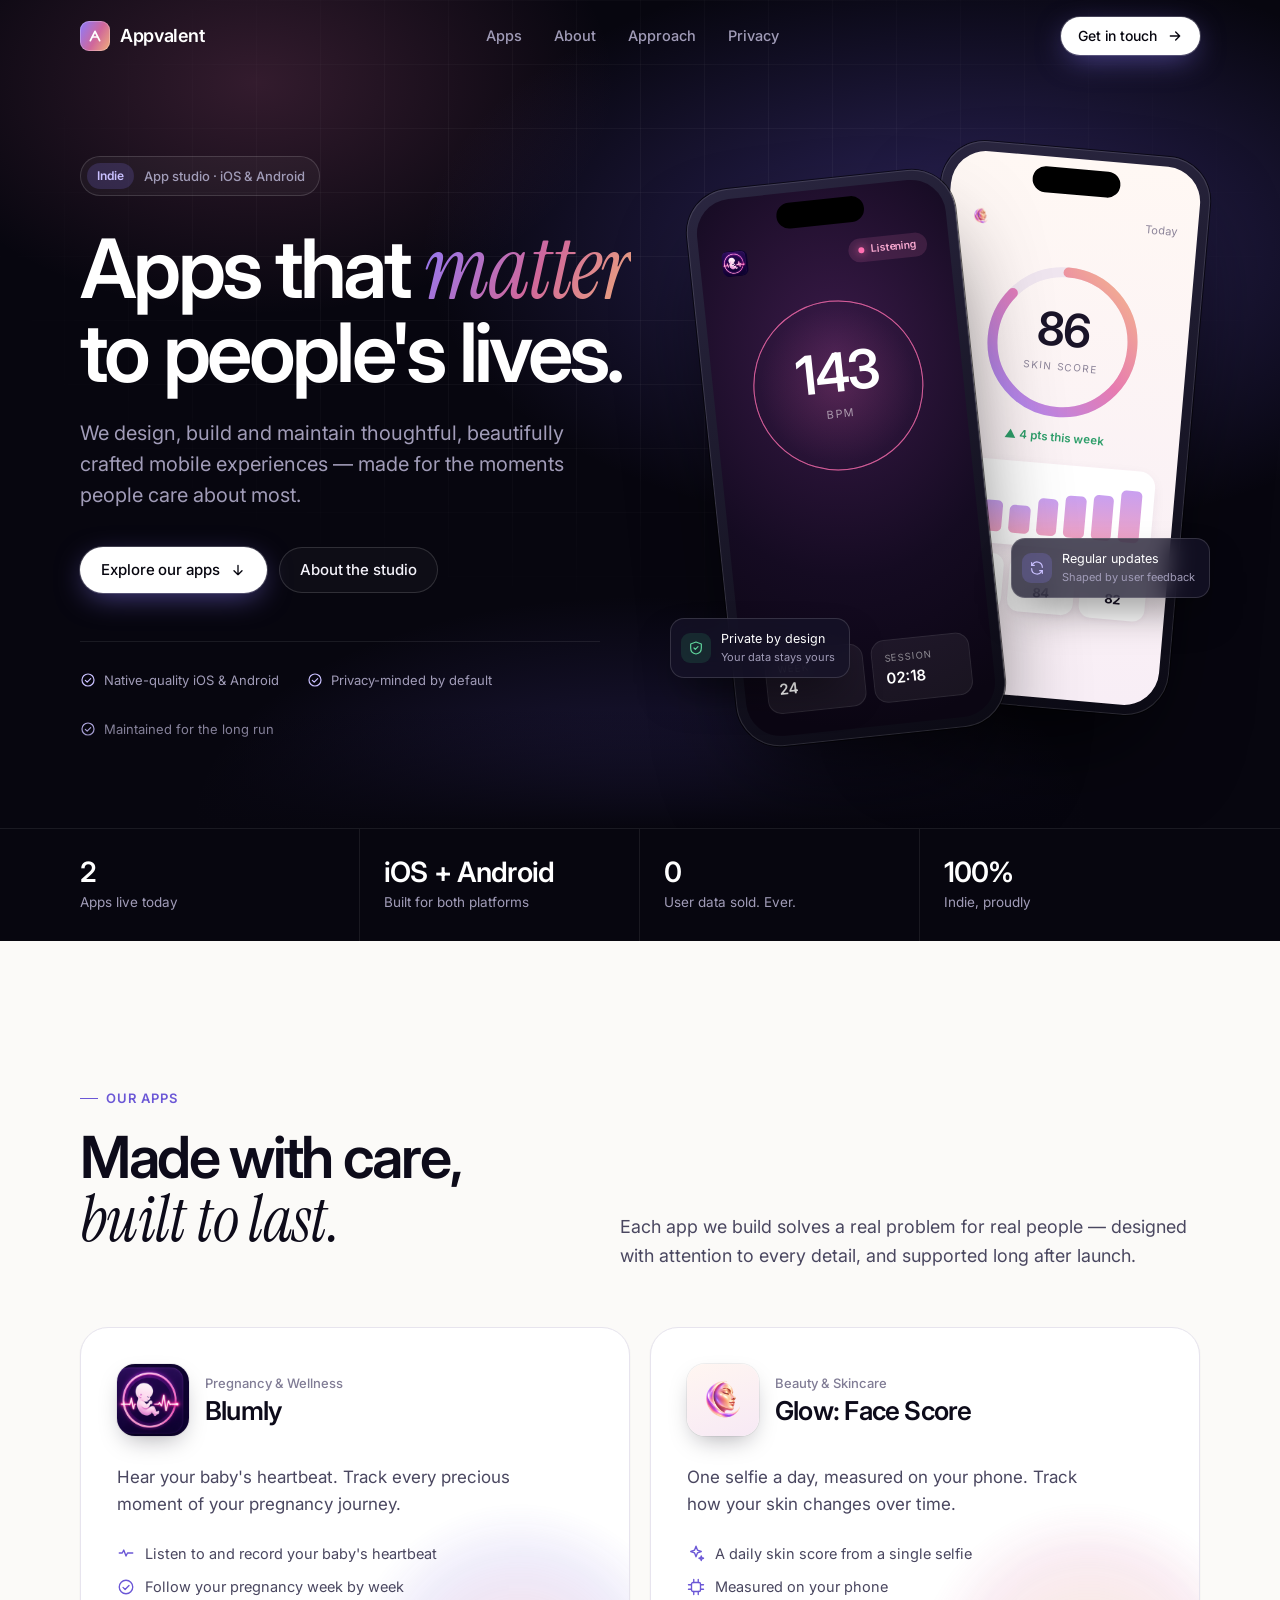
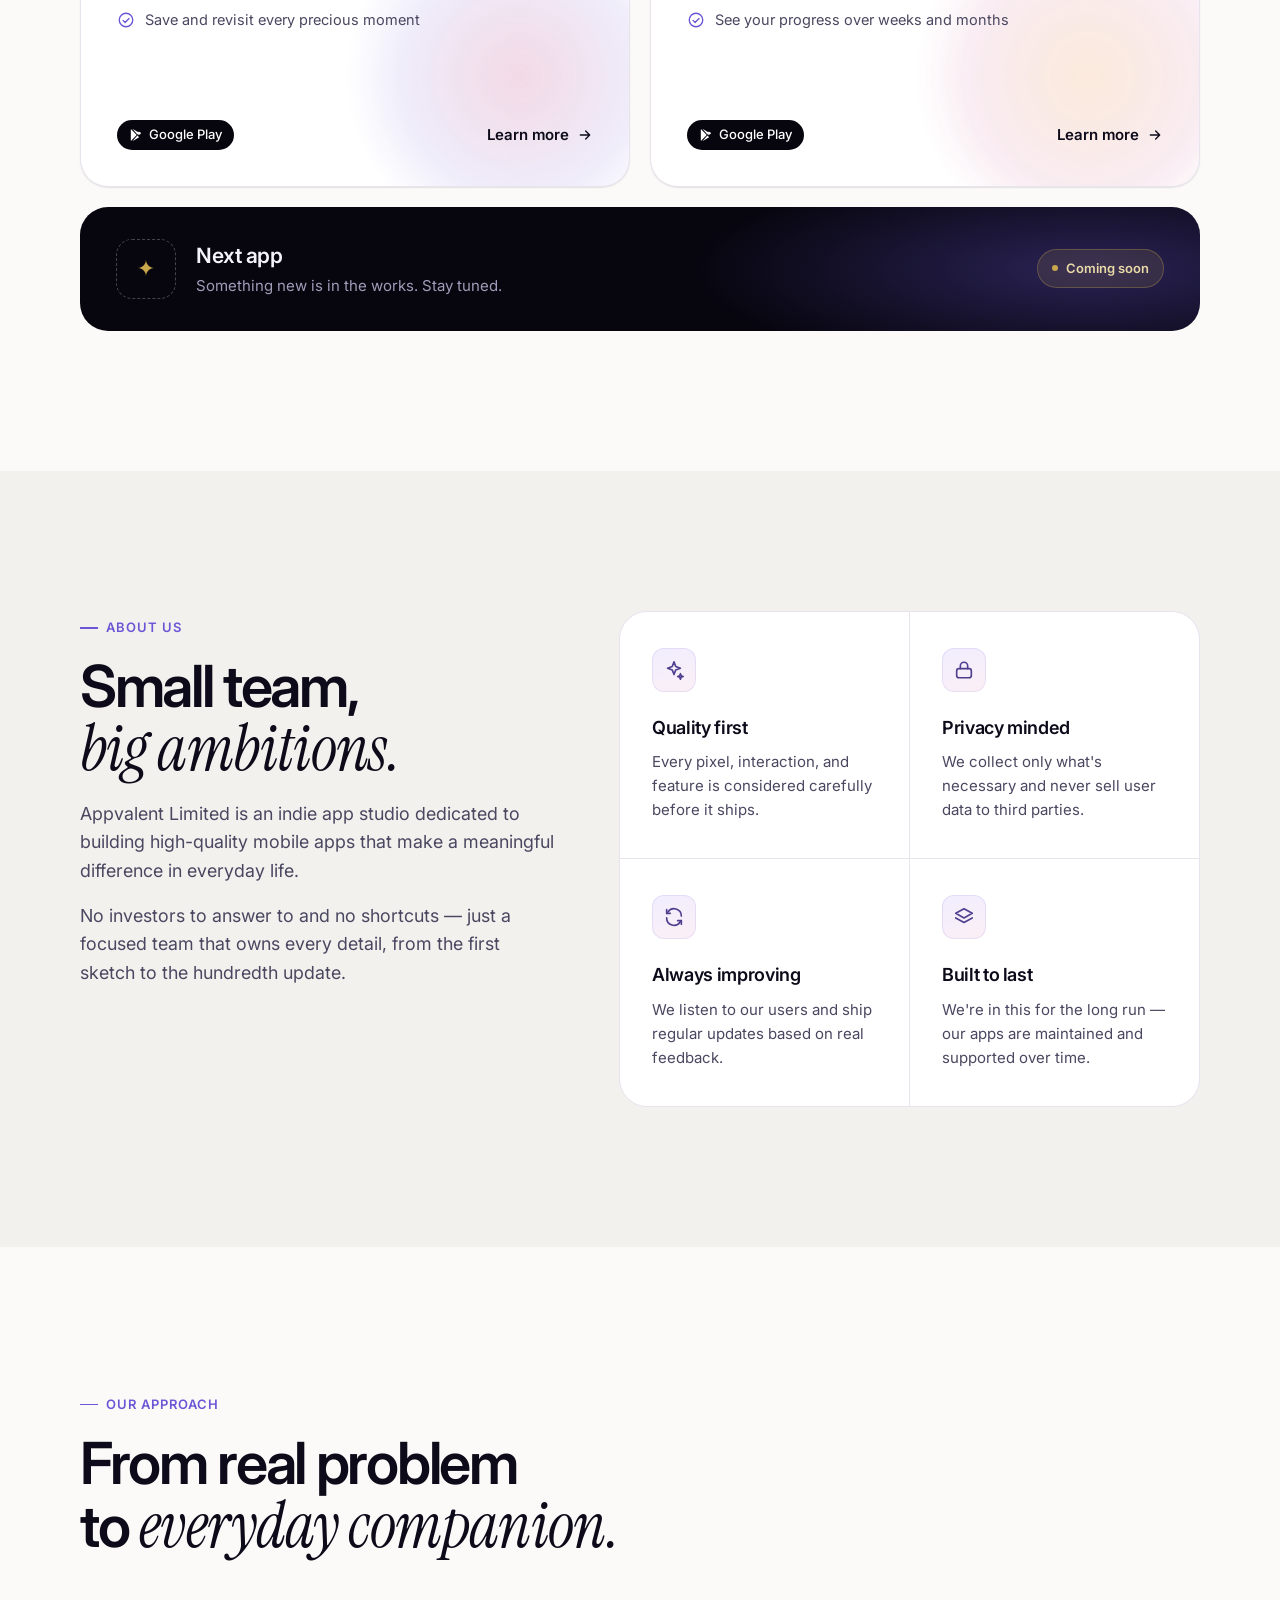
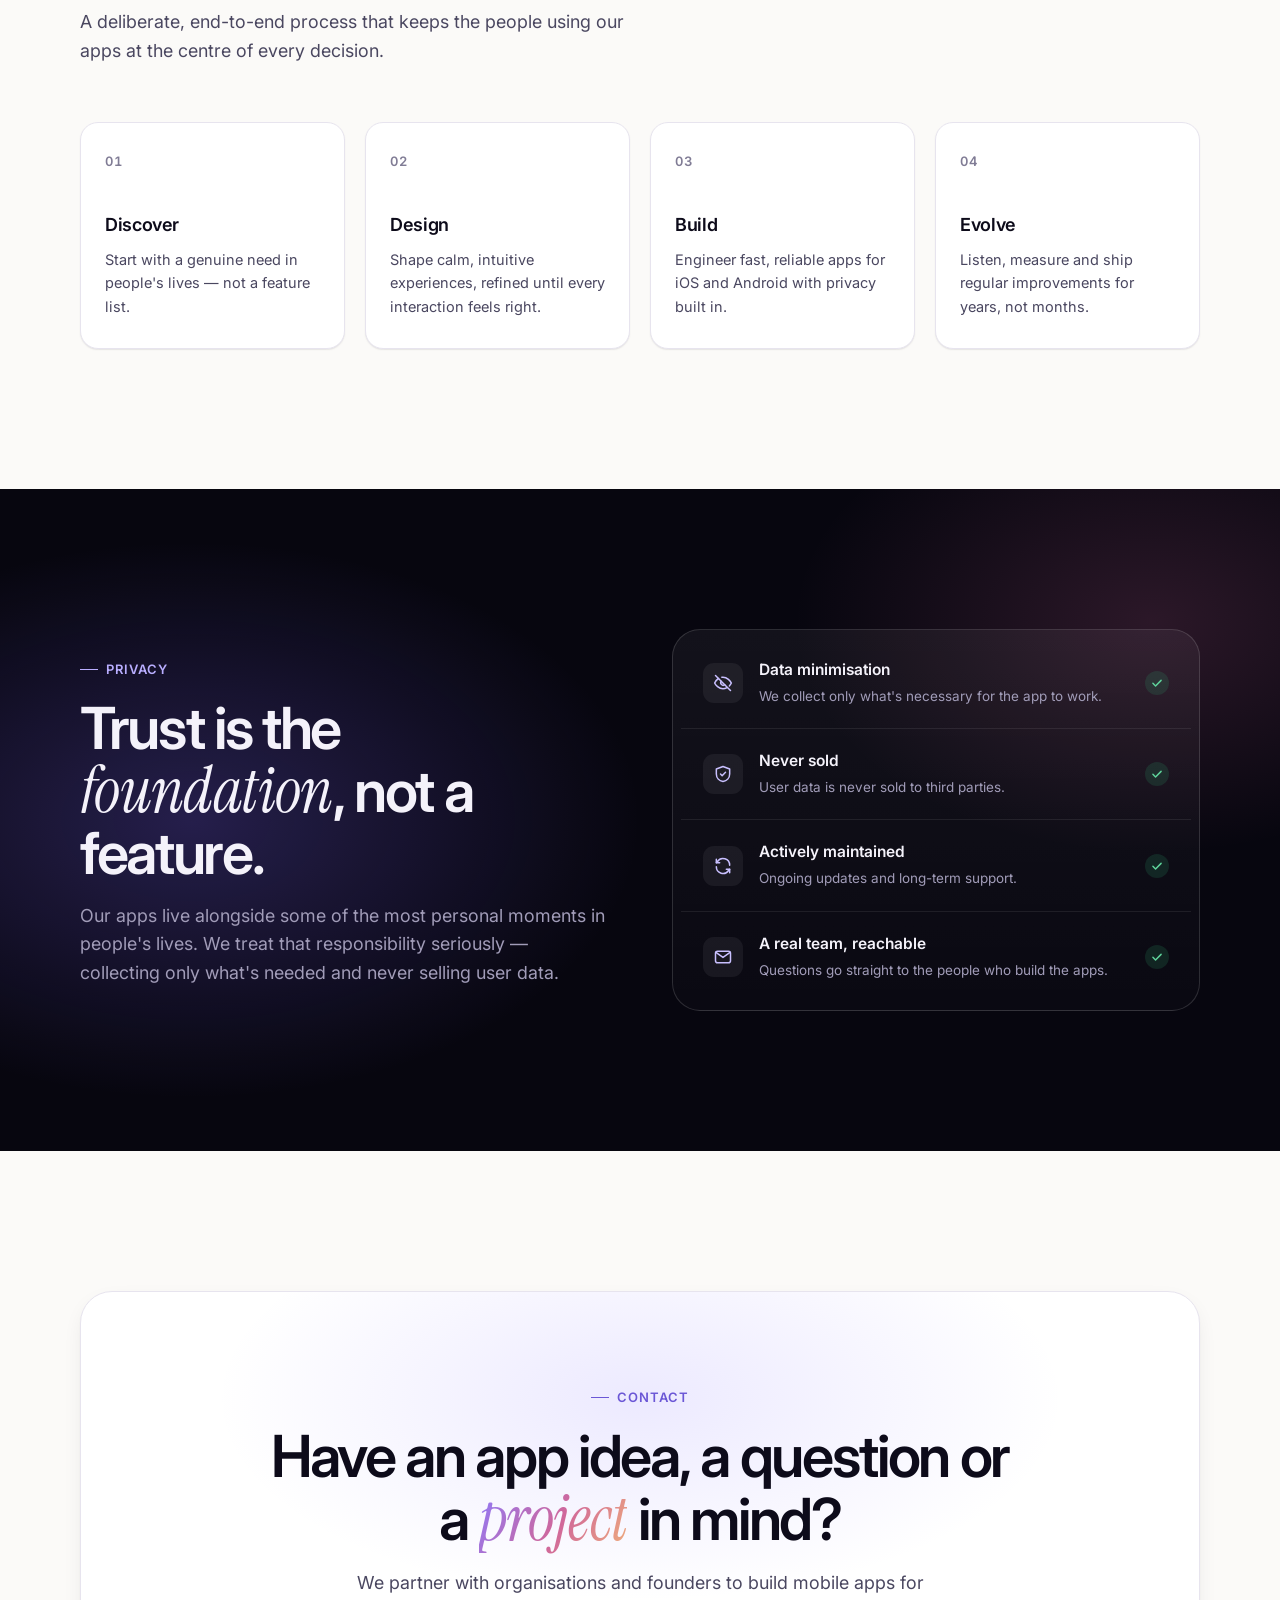
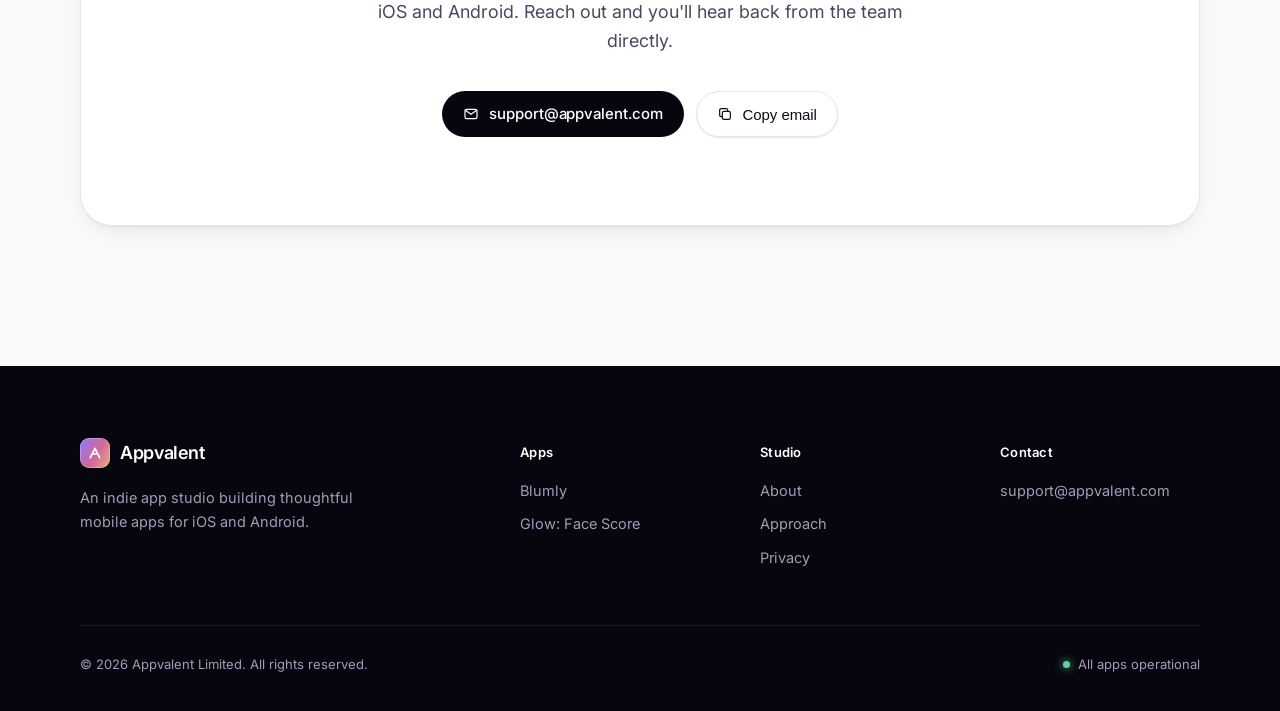
<file: index.html>
<!doctype html>
<html lang="en">
<head>
<meta charset="utf-8">
<meta name="viewport" content="width=device-width, initial-scale=1">
<title>Appvalent — Indie App Studio</title>
<meta name="description" content="Appvalent is an indie app studio crafting thoughtful, beautifully made mobile apps for iOS and Android.">
<meta name="theme-color" content="#07060F">
<link rel="preconnect" href="https://fonts.googleapis.com">
<link rel="preconnect" href="https://fonts.gstatic.com" crossorigin>
<link href="https://fonts.googleapis.com/css2?family=Inter:wght@400;500;600;700&family=Instrument+Serif:ital@0;1&display=swap" rel="stylesheet">
<style>
  :root {
    --ink: #07060F;
    --ink-2: #0E0C1C;
    --ink-3: #161328;
    --line-dark: rgba(255,255,255,.08);
    --line-dark-2: rgba(255,255,255,.14);
    --text-on-dark: #F4F2FA;
    --mute-on-dark: #A19CB8;

    --bg: #FBFAF8;
    --bg-2: #F3F1EE;
    --surface: #FFFFFF;
    --line: #E7E4EE;
    --text: #0D0B1A;
    --text-2: #4A4760;
    --text-3: #807C95;

    --violet: #6B57D6;
    --violet-deep: #4F3F8F;
    --rose: #D0679A;
    --gold: #C9A84C;
    --grad: linear-gradient(120deg, #8B7BFF 0%, #D0679A 55%, #F0B07A 100%);

    --radius-sm: 10px;
    --radius: 18px;
    --radius-lg: 28px;
    --shadow-sm: 0 1px 2px rgba(13,11,26,.06), 0 1px 1px rgba(13,11,26,.04);
    --shadow: 0 1px 2px rgba(13,11,26,.05), 0 8px 24px -8px rgba(13,11,26,.12);
    --shadow-lg: 0 30px 80px -20px rgba(13,11,26,.35);

    --max: 1200px;
    --gutter: clamp(16px, 4vw, 40px);
    --ease: cubic-bezier(.2,.7,.2,1);
  }

  *, *::before, *::after { box-sizing: border-box; }
  html { scroll-behavior: smooth; -webkit-text-size-adjust: 100%; }
  body {
    margin: 0;
    font-family: 'Inter', system-ui, -apple-system, sans-serif;
    font-size: 16px;
    line-height: 1.6;
    color: var(--text);
    background: var(--bg);
    -webkit-font-smoothing: antialiased;
    text-rendering: optimizeLegibility;
    overflow-x: hidden;
  }
  img { max-width: 100%; display: block; }
  a { color: inherit; text-decoration: none; }
  .wrap { max-width: var(--max); margin: 0 auto; padding: 0 var(--gutter); }
  .serif { font-family: 'Instrument Serif', Georgia, serif; font-weight: 400; font-style: italic; letter-spacing: -.01em; }
  .grad-text { background: var(--grad); -webkit-background-clip: text; background-clip: text; color: transparent; }
  .sr-only { position: absolute; width: 1px; height: 1px; overflow: hidden; clip: rect(0 0 0 0); }

  /* ---------- Buttons ---------- */
  .btn {
    display: inline-flex; align-items: center; gap: 10px;
    height: 46px; padding: 0 20px; border-radius: 999px;
    font-size: 15px; font-weight: 500; letter-spacing: -.005em;
    transition: transform .2s var(--ease), background .2s, box-shadow .2s, border-color .2s, color .2s;
    white-space: nowrap; cursor: pointer; border: 1px solid transparent;
  }
  .btn svg { width: 16px; height: 16px; transition: transform .2s var(--ease); }
  .btn:hover svg { transform: translateX(3px); }
  .btn-primary { background: #fff; color: var(--ink); box-shadow: 0 0 0 1px rgba(255,255,255,.2), 0 8px 30px -6px rgba(139,123,255,.55); }
  .btn-primary:hover { transform: translateY(-1px); }
  .btn-ghost { color: var(--text-on-dark); border-color: var(--line-dark-2); background: rgba(255,255,255,.03); }
  .btn-ghost:hover { border-color: rgba(255,255,255,.3); background: rgba(255,255,255,.07); }
  .btn-dark { background: var(--ink); color: #fff; }
  .btn-dark:hover { background: var(--ink-3); transform: translateY(-1px); }
  .btn-outline { border-color: var(--line); color: var(--text); background: var(--surface); box-shadow: var(--shadow-sm); }
  .btn-outline:hover { border-color: #CFCBDB; }
  :focus-visible { outline: 2px solid var(--violet); outline-offset: 3px; border-radius: 6px; }

  /* ---------- Nav ---------- */
  .nav {
    position: fixed; inset: 0 0 auto 0; z-index: 50;
    transition: background .3s, border-color .3s, backdrop-filter .3s;
    border-bottom: 1px solid transparent;
  }
  .nav.scrolled { background: rgba(7,6,15,.72); backdrop-filter: saturate(160%) blur(16px); -webkit-backdrop-filter: saturate(160%) blur(16px); border-bottom-color: var(--line-dark); }
  .nav-inner { height: 72px; display: flex; align-items: center; justify-content: space-between; gap: 24px; }
  .logo { display: inline-flex; align-items: center; gap: 10px; color: #fff; font-weight: 600; font-size: 18px; letter-spacing: -.02em; }
  .logo-mark { width: 30px; height: 30px; border-radius: 9px; background: var(--grad); display: grid; place-items: center; box-shadow: inset 0 0 0 1px rgba(255,255,255,.25); }
  .logo-mark svg { width: 16px; height: 16px; }
  .nav-links { display: flex; align-items: center; gap: 4px; }
  .nav-links a { color: var(--mute-on-dark); font-size: 14.5px; font-weight: 500; padding: 8px 14px; border-radius: 999px; transition: color .2s, background .2s; }
  .nav-links a:hover { color: #fff; background: rgba(255,255,255,.06); }
  .nav-cta { display: flex; align-items: center; gap: 10px; }
  .nav .btn { height: 38px; padding: 0 16px; font-size: 14px; }
  .menu-btn { display: none; width: 40px; height: 40px; border-radius: 10px; border: 1px solid var(--line-dark-2); background: transparent; color: #fff; cursor: pointer; place-items: center; }
  .menu-btn svg { width: 20px; height: 20px; }
  .mobile-menu { display: none; }

  /* ---------- Hero ---------- */
  .hero { position: relative; background: var(--ink); color: var(--text-on-dark); padding: 148px 0 0; overflow: hidden; isolation: isolate; }
  .hero::before {
    content: ""; position: absolute; inset: 0; z-index: -2;
    background:
      radial-gradient(60% 50% at 75% 30%, rgba(107,87,214,.38), transparent 70%),
      radial-gradient(40% 40% at 20% 10%, rgba(208,103,154,.22), transparent 70%),
      radial-gradient(50% 40% at 50% 100%, rgba(107,87,214,.25), transparent 70%);
  }
  .hero::after {
    content: ""; position: absolute; inset: 0; z-index: -1; opacity: .5;
    background-image: linear-gradient(var(--line-dark) 1px, transparent 1px), linear-gradient(90deg, var(--line-dark) 1px, transparent 1px);
    background-size: 64px 64px;
    mask-image: radial-gradient(ellipse 70% 60% at 50% 30%, #000 30%, transparent 75%);
    -webkit-mask-image: radial-gradient(ellipse 70% 60% at 50% 30%, #000 30%, transparent 75%);
  }
  .hero-grid { display: grid; grid-template-columns: 1.05fr .95fr; gap: 48px; align-items: center; }
  .eyebrow {
    display: inline-flex; align-items: center; gap: 10px;
    padding: 6px 14px 6px 6px; border-radius: 999px;
    border: 1px solid var(--line-dark-2); background: rgba(255,255,255,.04);
    font-size: 13px; color: var(--mute-on-dark); font-weight: 500;
  }
  .eyebrow b { background: rgba(139,123,255,.18); color: #C9C0FF; font-weight: 600; padding: 3px 10px; border-radius: 999px; font-size: 12px; }
  .hero h1 {
    font-size: clamp(44px, 6.4vw, 84px); line-height: 1.0; letter-spacing: -.045em; font-weight: 600;
    margin: 28px 0 24px; color: #fff;
  }
  .hero h1 .serif { font-size: 1.08em; letter-spacing: -.02em; }
  .hero-lead { font-size: clamp(17px, 1.6vw, 20px); color: var(--mute-on-dark); max-width: 520px; margin: 0 0 36px; line-height: 1.55; }
  .hero-actions { display: flex; flex-wrap: wrap; gap: 12px; }
  .hero-meta { display: flex; flex-wrap: wrap; gap: 28px; margin-top: 48px; padding-top: 28px; border-top: 1px solid var(--line-dark); max-width: 520px; }
  .hero-meta div { font-size: 13px; color: var(--mute-on-dark); display: flex; align-items: center; gap: 8px; }
  .hero-meta svg { width: 16px; height: 16px; color: #C9C0FF; flex: none; }

  /* Device showcase */
  .showcase { position: relative; height: 600px; }
  .phone {
    position: absolute; width: 270px; height: 560px; border-radius: 44px; padding: 10px;
    background: linear-gradient(160deg, #2A2640, #0B0A14);
    box-shadow: inset 0 0 0 1px rgba(255,255,255,.12), 0 50px 100px -30px rgba(0,0,0,.8), 0 0 0 1px rgba(0,0,0,.6);
  }
  .phone-screen { position: relative; width: 100%; height: 100%; border-radius: 35px; overflow: hidden; }
  .phone-notch { position: absolute; top: 10px; left: 50%; transform: translateX(-50%); width: 88px; height: 26px; border-radius: 20px; background: #000; z-index: 3; }
  .phone-a { left: 4%; top: 30px; transform: rotate(-6deg); z-index: 2; animation: floatA 9s ease-in-out infinite; }
  .phone-b { right: 2%; top: 0; transform: rotate(5deg); z-index: 1; animation: floatB 10s ease-in-out infinite; }
  @keyframes floatA { 0%,100% { transform: rotate(-6deg) translateY(0); } 50% { transform: rotate(-6deg) translateY(-14px); } }
  @keyframes floatB { 0%,100% { transform: rotate(5deg) translateY(0); } 50% { transform: rotate(5deg) translateY(12px); } }

  /* Blumly screen */
  .scr-blumly { background: radial-gradient(120% 70% at 50% 30%, #3A1A48 0%, #150B22 60%, #0B0613 100%); color: #fff; padding: 52px 22px 22px; display: flex; flex-direction: column; }
  .scr-top { display: flex; justify-content: space-between; align-items: center; font-size: 11px; color: rgba(255,255,255,.6); }
  .scr-top img { width: 26px; height: 26px; border-radius: 7px; }
  .pill-live { display: inline-flex; align-items: center; gap: 6px; padding: 4px 10px; border-radius: 999px; background: rgba(240,120,180,.14); color: #F7A8CF; font-weight: 600; font-size: 10.5px; }
  .pill-live i { width: 6px; height: 6px; border-radius: 50%; background: #FF6FB1; box-shadow: 0 0 10px #FF6FB1; animation: pulse 1s ease-in-out infinite; }
  @keyframes pulse { 50% { opacity: .35; } }
  .bpm-ring { margin: 34px auto 10px; width: 170px; height: 170px; border-radius: 50%; display: grid; place-items: center; position: relative;
    background: radial-gradient(circle, rgba(255,111,177,.16), transparent 65%); }
  .bpm-ring::before, .bpm-ring::after { content: ""; position: absolute; inset: 0; border-radius: 50%; border: 1.5px solid rgba(255,111,177,.55); animation: ripple 2.4s ease-out infinite; }
  .bpm-ring::after { animation-delay: 1.2s; }
  @keyframes ripple { from { transform: scale(.75); opacity: 1; } to { transform: scale(1.15); opacity: 0; } }
  .bpm-val { text-align: center; }
  .bpm-val strong { display: block; font-size: 54px; font-weight: 600; letter-spacing: -.04em; line-height: 1; }
  .bpm-val span { font-size: 11px; color: rgba(255,255,255,.55); letter-spacing: .14em; text-transform: uppercase; }
  .ecg { width: 100%; height: 64px; margin: 10px 0 18px; }
  .ecg path { fill: none; stroke: #FF6FB1; stroke-width: 2; stroke-linecap: round; stroke-linejoin: round; filter: drop-shadow(0 0 6px rgba(255,111,177,.8));
    stroke-dasharray: 520; stroke-dashoffset: 520; animation: draw 2.6s linear infinite; }
  @keyframes draw { to { stroke-dashoffset: -520; } }
  .scr-cards { display: grid; grid-template-columns: 1fr 1fr; gap: 8px; margin-top: auto; }
  .scr-card { background: rgba(255,255,255,.06); border: 1px solid rgba(255,255,255,.08); border-radius: 14px; padding: 10px 12px; }
  .scr-card small { display: block; font-size: 9.5px; color: rgba(255,255,255,.5); text-transform: uppercase; letter-spacing: .1em; }
  .scr-card b { font-size: 15px; font-weight: 600; }

  /* Glow screen */
  .scr-glow { background: linear-gradient(180deg, #FFF8F4 0%, #F8EEF6 100%); color: #1A1428; padding: 52px 20px 20px; display: flex; flex-direction: column; }
  .scr-glow .scr-top { color: #8C8499; }
  .score { margin: 26px auto 6px; width: 160px; height: 160px; position: relative; }
  .score svg { width: 100%; height: 100%; transform: rotate(-90deg); }
  .score circle { fill: none; stroke-width: 10; }
  .score .track { stroke: #EFE5EF; }
  .score .bar { stroke: url(#glowGrad); stroke-linecap: round; stroke-dasharray: 440; stroke-dashoffset: 62; }
  .score-label { position: absolute; inset: 0; display: grid; place-items: center; text-align: center; }
  .score-label strong { display: block; font-size: 46px; font-weight: 600; letter-spacing: -.04em; line-height: 1; }
  .score-label span { font-size: 10px; color: #8C8499; letter-spacing: .14em; text-transform: uppercase; }
  .glow-delta { text-align: center; font-size: 11.5px; color: #2E9E6A; font-weight: 600; margin-bottom: 18px; }
  .bars { display: flex; align-items: flex-end; gap: 7px; height: 84px; padding: 12px; background: #fff; border-radius: 16px; box-shadow: 0 4px 16px -6px rgba(80,40,90,.18); }
  .bars i { flex: 1; border-radius: 5px; background: linear-gradient(180deg, #C9A0F0, #F0A3C4); }
  .metrics { display: grid; grid-template-columns: repeat(3, 1fr); gap: 6px; margin-top: 10px; }
  .metrics div { background: #fff; border-radius: 12px; padding: 8px; text-align: center; box-shadow: 0 2px 8px -4px rgba(80,40,90,.15); }
  .metrics small { display: block; font-size: 8.5px; color: #8C8499; text-transform: uppercase; letter-spacing: .08em; }
  .metrics b { font-size: 13px; }

  .float-chip {
    position: absolute; z-index: 4; display: flex; align-items: center; gap: 10px;
    padding: 10px 14px 10px 10px; border-radius: 14px;
    background: rgba(22,19,40,.75); border: 1px solid var(--line-dark-2);
    backdrop-filter: blur(12px); -webkit-backdrop-filter: blur(12px);
    font-size: 12.5px; color: #fff; box-shadow: 0 20px 40px -12px rgba(0,0,0,.5);
  }
  .float-chip .ic { width: 30px; height: 30px; border-radius: 9px; display: grid; place-items: center; background: rgba(46,158,106,.18); color: #5FD39B; }
  .float-chip .ic svg { width: 16px; height: 16px; }
  .float-chip small { display: block; color: var(--mute-on-dark); font-size: 11px; }
  .chip-1 { left: -4%; bottom: 70px; }
  .chip-2 { right: -2%; bottom: 150px; }
  .chip-2 .ic { background: rgba(139,123,255,.2); color: #C9C0FF; }

  .hero-fade { height: 120px; margin-top: -40px; background: linear-gradient(180deg, transparent, var(--ink)); position: relative; }

  /* Platform band */
  .band { background: var(--ink); border-top: 1px solid var(--line-dark); color: var(--mute-on-dark); }
  .band-inner { display: grid; grid-template-columns: repeat(4, 1fr); }
  .band-item { padding: 28px 24px; border-right: 1px solid var(--line-dark); display: flex; flex-direction: column; gap: 4px; }
  .band-item:first-child { padding-left: 0; }
  .band-item:last-child { border-right: 0; }
  .band-item strong { color: #fff; font-size: 28px; font-weight: 600; letter-spacing: -.03em; line-height: 1.1; }
  .band-item span { font-size: 13.5px; }

  /* ---------- Sections ---------- */
  section { position: relative; }
  .section { padding: clamp(80px, 11vw, 140px) 0; }
  .kicker { display: inline-flex; align-items: center; gap: 8px; font-size: 13px; font-weight: 600; letter-spacing: .08em; text-transform: uppercase; color: var(--violet); }
  .kicker::before { content: ""; width: 18px; height: 1.5px; background: currentColor; }
  .h2 { font-size: clamp(34px, 4.6vw, 58px); line-height: 1.04; letter-spacing: -.04em; font-weight: 600; margin: 18px 0 18px; }
  .h2 .serif { font-size: 1.08em; }
  .lead { font-size: clamp(16px, 1.4vw, 18.5px); color: var(--text-2); max-width: 580px; margin: 0; }
  .section-head { display: flex; align-items: flex-end; justify-content: space-between; gap: 32px; margin-bottom: 56px; flex-wrap: wrap; }

  /* Apps */
  .apps-grid { display: grid; grid-template-columns: repeat(12, 1fr); gap: 20px; }
  .app-card {
    grid-column: span 6; position: relative; overflow: hidden;
    background: var(--surface); border: 1px solid var(--line); border-radius: var(--radius-lg);
    padding: 36px; display: flex; flex-direction: column; min-height: 460px;
    box-shadow: var(--shadow-sm);
    transition: transform .35s var(--ease), box-shadow .35s var(--ease), border-color .35s;
  }
  .app-card:hover { transform: translateY(-4px); box-shadow: var(--shadow-lg); border-color: transparent; }
  .app-card .art { position: absolute; right: -60px; bottom: -60px; width: 340px; height: 340px; border-radius: 50%; filter: blur(10px); opacity: .9; pointer-events: none; transition: transform .6s var(--ease); }
  .app-card:hover .art { transform: scale(1.08); }
  .app-card.blumly .art { background: radial-gradient(circle, rgba(208,103,154,.28), rgba(107,87,214,.12) 50%, transparent 70%); }
  .app-card.glow .art { background: radial-gradient(circle, rgba(240,176,122,.3), rgba(208,103,154,.14) 50%, transparent 70%); }
  .app-head { display: flex; align-items: center; gap: 16px; margin-bottom: 28px; }
  .app-icon { width: 72px; height: 72px; border-radius: 18px; box-shadow: 0 10px 24px -8px rgba(13,11,26,.35), 0 0 0 1px rgba(13,11,26,.06); background: #fff; object-fit: cover; }
  .app-icon.glow-bg { background: linear-gradient(160deg, #FFF6F1, #F7E9F5); padding: 4px; }
  .app-cat { font-size: 13px; color: var(--text-3); font-weight: 500; }
  .app-name { font-size: 26px; font-weight: 600; letter-spacing: -.03em; line-height: 1.15; margin: 2px 0 0; }
  .app-desc { font-size: 17px; color: var(--text-2); max-width: 400px; margin: 0 0 24px; position: relative; }
  .feature-list { list-style: none; padding: 0; margin: 0 0 32px; display: grid; gap: 10px; position: relative; }
  .feature-list li { display: flex; gap: 10px; align-items: center; font-size: 14.5px; color: var(--text-2); }
  .feature-list svg { width: 18px; height: 18px; color: var(--violet); flex: none; }
  .app-foot { margin-top: auto; display: flex; align-items: center; justify-content: space-between; gap: 16px; flex-wrap: wrap; position: relative; }
  .platforms { display: flex; gap: 8px; }
  .platform { display: inline-flex; align-items: center; gap: 6px; height: 30px; padding: 0 12px; border-radius: 999px; background: var(--bg-2); font-size: 13px; font-weight: 500; color: var(--text-2); }
  .platform svg { width: 14px; height: 14px; }
  a.platform { position: relative; z-index: 2; background: var(--ink); color: #fff; transition: background .2s, transform .2s var(--ease); }
  a.platform:hover { background: var(--ink-3); transform: translateY(-1px); }
  .link-arrow { display: inline-flex; align-items: center; gap: 8px; font-weight: 600; font-size: 15px; color: var(--text); }
  .link-arrow svg { width: 16px; height: 16px; transition: transform .2s var(--ease); }
  .app-card:hover .link-arrow svg { transform: translateX(4px); }
  .stretched::after { content: ""; position: absolute; inset: 0; z-index: 1; }

  .soon-card {
    grid-column: span 12; border-radius: var(--radius-lg); padding: 32px 36px;
    background: var(--ink); color: var(--text-on-dark); position: relative; overflow: hidden;
    display: flex; align-items: center; justify-content: space-between; gap: 24px; flex-wrap: wrap;
  }
  .soon-card::before { content: ""; position: absolute; inset: 0; background: radial-gradient(50% 120% at 90% 50%, rgba(107,87,214,.35), transparent 70%); }
  .soon-left { display: flex; align-items: center; gap: 20px; position: relative; }
  .soon-icon { width: 60px; height: 60px; border-radius: 16px; border: 1px dashed rgba(255,255,255,.25); display: grid; place-items: center; color: var(--gold); font-size: 22px; }
  .soon-card h3 { margin: 0 0 2px; font-size: 21px; font-weight: 600; letter-spacing: -.02em; }
  .soon-card p { margin: 0; color: var(--mute-on-dark); font-size: 15px; }
  .badge-soon { position: relative; display: inline-flex; align-items: center; gap: 8px; padding: 8px 14px; border-radius: 999px; font-size: 13px; font-weight: 600; color: #E9D9A6; background: rgba(201,168,76,.12); border: 1px solid rgba(201,168,76,.3); }
  .badge-soon i { width: 6px; height: 6px; border-radius: 50%; background: var(--gold); animation: pulse 1.6s ease-in-out infinite; }

  /* Principles */
  .principles { background: var(--bg-2); }
  .about-grid { display: grid; grid-template-columns: .9fr 1.1fr; gap: 64px; align-items: start; }
  .about-sticky { position: sticky; top: 120px; }
  .about-sticky .lead + .lead { margin-top: 16px; }
  .values { display: grid; grid-template-columns: 1fr 1fr; gap: 1px; background: var(--line); border: 1px solid var(--line); border-radius: var(--radius-lg); overflow: hidden; }
  .value { background: var(--surface); padding: 36px 32px; transition: background .3s; }
  .value:hover { background: #FDFCFF; }
  .value-ic { width: 44px; height: 44px; border-radius: 12px; display: grid; place-items: center; margin-bottom: 22px; color: var(--violet-deep);
    background: linear-gradient(160deg, #F1EEFF, #FBEFF5); box-shadow: inset 0 0 0 1px rgba(107,87,214,.12); }
  .value-ic svg { width: 22px; height: 22px; }
  .value h3 { margin: 0 0 8px; font-size: 18px; font-weight: 600; letter-spacing: -.02em; }
  .value p { margin: 0; color: var(--text-2); font-size: 15px; }

  /* Process */
  .process { display: grid; grid-template-columns: repeat(4, 1fr); gap: 20px; counter-reset: step; }
  .step { position: relative; padding: 28px 24px 30px; border-radius: var(--radius); background: var(--surface); border: 1px solid var(--line); box-shadow: var(--shadow-sm); }
  .step::before { counter-increment: step; content: "0" counter(step); display: block; font-size: 13px; font-weight: 600; color: var(--text-3); letter-spacing: .06em; margin-bottom: 40px; font-variant-numeric: tabular-nums; }
  .step h3 { margin: 0 0 8px; font-size: 18px; font-weight: 600; letter-spacing: -.02em; }
  .step p { margin: 0; font-size: 14.5px; color: var(--text-2); }
  .step .bar-line { position: absolute; top: 0; left: 24px; right: 24px; height: 2px; border-radius: 2px; background: var(--grad); opacity: .0; transition: opacity .3s; }
  .step:hover .bar-line { opacity: 1; }

  /* Privacy */
  .privacy { background: var(--ink); color: var(--text-on-dark); overflow: hidden; isolation: isolate; }
  .privacy::before { content: ""; position: absolute; inset: 0; z-index: -1; background: radial-gradient(50% 60% at 15% 50%, rgba(107,87,214,.3), transparent 70%), radial-gradient(40% 50% at 90% 20%, rgba(208,103,154,.18), transparent 70%); }
  .privacy .kicker { color: #B9AEFF; }
  .privacy .lead { color: var(--mute-on-dark); }
  .privacy-grid { display: grid; grid-template-columns: 1fr 1fr; gap: 64px; align-items: center; }
  .shield-panel { border: 1px solid var(--line-dark-2); border-radius: var(--radius-lg); background: linear-gradient(180deg, rgba(255,255,255,.05), rgba(255,255,255,.015)); padding: 8px; }
  .shield-row { display: flex; align-items: center; gap: 16px; padding: 20px 22px; border-radius: 20px; }
  .shield-row + .shield-row { border-top: 1px solid var(--line-dark); border-radius: 0; }
  .shield-row .ic { width: 40px; height: 40px; border-radius: 11px; background: rgba(255,255,255,.06); display: grid; place-items: center; color: #C9C0FF; flex: none; }
  .shield-row .ic svg { width: 20px; height: 20px; }
  .shield-row div { flex: 1; }
  .shield-row strong { display: block; font-size: 15.5px; font-weight: 600; }
  .shield-row small { color: var(--mute-on-dark); font-size: 13.5px; }
  .check { width: 24px; height: 24px; border-radius: 50%; background: rgba(46,158,106,.18); color: #5FD39B; display: grid; place-items: center; flex: none; }
  .check svg { width: 14px; height: 14px; }

  /* CTA */
  .cta-box {
    position: relative; overflow: hidden; border-radius: 32px; padding: clamp(48px, 7vw, 88px) clamp(24px, 6vw, 80px);
    background: var(--surface); border: 1px solid var(--line); text-align: center; box-shadow: var(--shadow);
  }
  .cta-box::before { content: ""; position: absolute; inset: -40% -10% auto; height: 120%; background: radial-gradient(45% 45% at 50% 50%, rgba(139,123,255,.16), transparent 70%); pointer-events: none; }
  .cta-box > * { position: relative; }
  .cta-box .h2 { max-width: 760px; margin-left: auto; margin-right: auto; }
  .cta-box .lead { margin: 0 auto 36px; }
  .cta-actions { display: flex; justify-content: center; gap: 12px; flex-wrap: wrap; }
  .copy-btn.copied { color: #2E9E6A; border-color: #BFE6D2; }

  /* Footer */
  footer { background: var(--ink); color: var(--mute-on-dark); padding: 72px 0 36px; font-size: 14.5px; }
  .foot-grid { display: grid; grid-template-columns: 2fr 1fr 1fr 1fr; gap: 40px; padding-bottom: 56px; border-bottom: 1px solid var(--line-dark); }
  .foot-brand p { max-width: 320px; margin: 18px 0 0; }
  footer h4 { color: #fff; font-size: 13px; font-weight: 600; margin: 4px 0 16px; letter-spacing: .02em; }
  footer ul { list-style: none; margin: 0; padding: 0; display: grid; gap: 10px; }
  footer a:hover { color: #fff; }
  .foot-bottom { display: flex; justify-content: space-between; gap: 16px; flex-wrap: wrap; padding-top: 28px; font-size: 13px; }
  .status { display: inline-flex; align-items: center; gap: 8px; }
  .status i { width: 7px; height: 7px; border-radius: 50%; background: #5FD39B; box-shadow: 0 0 8px #5FD39B; }

  /* Reveal */
  .reveal { opacity: 0; transform: translateY(18px); transition: opacity .8s var(--ease), transform .8s var(--ease); }
  .reveal.in { opacity: 1; transform: none; }
  .d1 { transition-delay: .08s; } .d2 { transition-delay: .16s; } .d3 { transition-delay: .24s; }

  /* ---------- Responsive ---------- */
  @media (max-width: 1024px) {
    .hero-grid { grid-template-columns: 1fr; gap: 24px; }
    .hero-copy { text-align: center; }
    .hero-lead, .hero-meta { margin-left: auto; margin-right: auto; }
    .hero-actions, .hero-meta { justify-content: center; }
    .showcase { max-width: 560px; width: 100%; margin: 0 auto; }
    .about-grid, .privacy-grid { grid-template-columns: 1fr; gap: 48px; }
    .about-sticky { position: static; }
    .process { grid-template-columns: 1fr 1fr; }
    .foot-grid { grid-template-columns: 1fr 1fr 1fr; }
    .foot-brand { grid-column: 1 / -1; }
  }
  @media (max-width: 860px) {
    .nav-links, .nav-cta .btn { display: none; }
    .menu-btn { display: grid; }
    .mobile-menu.open { display: block; position: absolute; top: 72px; left: 0; right: 0; background: rgba(7,6,15,.96); backdrop-filter: blur(16px); -webkit-backdrop-filter: blur(16px); border-bottom: 1px solid var(--line-dark); padding: 8px var(--gutter) 24px; }
    .mobile-menu a { display: block; padding: 14px 0; color: #fff; font-size: 17px; border-bottom: 1px solid var(--line-dark); }
    .mobile-menu .btn { margin-top: 20px; width: 100%; justify-content: center; border-bottom: 0; }
    .app-card { grid-column: span 12; min-height: 0; }
    .band-inner { grid-template-columns: 1fr 1fr; }
    .band-item { padding: 22px 16px; }
    .band-item:nth-child(odd) { padding-left: 0; }
    .band-item:nth-child(2) { border-right: 0; }
    .band-item:nth-child(-n+2) { border-bottom: 1px solid var(--line-dark); }
  }
  @media (max-width: 600px) {
    .hero { padding-top: 120px; }
    .showcase { height: 480px; }
    .phone { width: 210px; height: 440px; border-radius: 36px; padding: 8px; }
    .phone-screen { border-radius: 29px; }
    .phone-a { left: 0; }
    .phone-b { right: 0; }
    .scr-blumly, .scr-glow { padding: 44px 16px 16px; }
    .bpm-ring { width: 130px; height: 130px; margin-top: 22px; }
    .bpm-val strong { font-size: 42px; }
    .score { width: 124px; height: 124px; margin-top: 16px; }
    .score-label strong { font-size: 36px; }
    .bars { height: 64px; }
    .float-chip { display: none; }
    .hero-meta { gap: 12px 20px; margin-top: 36px; }
    .band-item strong { font-size: 22px; }
    .values { grid-template-columns: 1fr; }
    .process { grid-template-columns: 1fr; }
    .app-card { padding: 28px 22px; }
    .app-card .art { width: 240px; height: 240px; }
    .soon-card { padding: 26px 22px; }
    .foot-grid { grid-template-columns: 1fr 1fr; }
  }
  @media (prefers-reduced-motion: reduce) {
    *, *::before, *::after { animation: none !important; transition: none !important; }
    .reveal { opacity: 1; transform: none; }
    .ecg path { stroke-dashoffset: 0; stroke-dasharray: none; }
  }
</style>
</head>
<body>

<svg width="0" height="0" style="position:absolute" aria-hidden="true">
  <defs>
    <linearGradient id="glowGrad" x1="0" y1="0" x2="1" y2="1">
      <stop offset="0" stop-color="#A68BFF"/><stop offset=".55" stop-color="#E77BB0"/><stop offset="1" stop-color="#F5B98A"/>
    </linearGradient>
  </defs>
  <symbol id="i-arrow" viewBox="0 0 24 24" fill="none" stroke="currentColor" stroke-width="2" stroke-linecap="round" stroke-linejoin="round"><path d="M5 12h14M13 6l6 6-6 6"/></symbol>
  <symbol id="i-down" viewBox="0 0 24 24" fill="none" stroke="currentColor" stroke-width="2" stroke-linecap="round" stroke-linejoin="round"><path d="M12 5v14M6 13l6 6 6-6"/></symbol>
  <symbol id="i-check" viewBox="0 0 24 24" fill="none" stroke="currentColor" stroke-width="2.5" stroke-linecap="round" stroke-linejoin="round"><path d="M5 12.5l4.5 4.5L19 7.5"/></symbol>
  <symbol id="i-check-circle" viewBox="0 0 24 24" fill="none" stroke="currentColor" stroke-width="1.8" stroke-linecap="round" stroke-linejoin="round"><circle cx="12" cy="12" r="9"/><path d="M8 12.5l2.8 2.8L16 10"/></symbol>
  <symbol id="i-play" viewBox="0 0 24 24" fill="currentColor"><path d="M3.6 2.1a1 1 0 0 0-.5.9v18a1 1 0 0 0 .5.9l9.6-9.9zM14.4 11l2.9-3-11.5-6.6zm0 2L5.8 22.6 17.3 16zm1.4-.7 3.9-2.2c1-.6 1-1.6 0-2.2l-3.4-2z"/></symbol>
  <symbol id="i-android" viewBox="0 0 24 24" fill="currentColor"><path d="M17.6 9.5l1.7-3a.4.4 0 00-.7-.4l-1.8 3.1a10.6 10.6 0 00-9.6 0L5.4 6.1a.4.4 0 00-.7.4l1.7 3A9.6 9.6 0 001.5 17h21a9.6 9.6 0 00-4.9-7.5zM7 14.4a1 1 0 110-2 1 1 0 010 2zm10 0a1 1 0 110-2 1 1 0 010 2z"/></symbol>
  <symbol id="i-sparkle" viewBox="0 0 24 24" fill="none" stroke="currentColor" stroke-width="1.8" stroke-linecap="round" stroke-linejoin="round"><path d="M12 3l1.9 5.1L19 10l-5.1 1.9L12 17l-1.9-5.1L5 10l5.1-1.9L12 3zM19 16l.8 2.2L22 19l-2.2.8L19 22l-.8-2.2L16 19l2.2-.8L19 16z"/></symbol>
  <symbol id="i-lock" viewBox="0 0 24 24" fill="none" stroke="currentColor" stroke-width="1.8" stroke-linecap="round" stroke-linejoin="round"><rect x="4" y="10.5" width="16" height="10" rx="2.5"/><path d="M8 10.5V7.5a4 4 0 018 0v3"/></symbol>
  <symbol id="i-refresh" viewBox="0 0 24 24" fill="none" stroke="currentColor" stroke-width="1.8" stroke-linecap="round" stroke-linejoin="round"><path d="M20 11a8 8 0 00-14.7-4.4L4 8"/><path d="M4 4v4h4"/><path d="M4 13a8 8 0 0014.7 4.4L20 16"/><path d="M20 20v-4h-4"/></symbol>
  <symbol id="i-layers" viewBox="0 0 24 24" fill="none" stroke="currentColor" stroke-width="1.8" stroke-linecap="round" stroke-linejoin="round"><path d="M12 3l9 5-9 5-9-5 9-5z"/><path d="M3 13l9 5 9-5"/></symbol>
  <symbol id="i-shield" viewBox="0 0 24 24" fill="none" stroke="currentColor" stroke-width="1.8" stroke-linecap="round" stroke-linejoin="round"><path d="M12 3l8 3v6c0 4.5-3.4 8.2-8 9-4.6-.8-8-4.5-8-9V6l8-3z"/><path d="M9 12l2 2 4-4"/></symbol>
  <symbol id="i-eye-off" viewBox="0 0 24 24" fill="none" stroke="currentColor" stroke-width="1.8" stroke-linecap="round" stroke-linejoin="round"><path d="M3 3l18 18"/><path d="M10.6 5.1A10 10 0 0112 5c5 0 9 4.5 10 7-.4 1-1.2 2.3-2.4 3.6M6.6 6.6C4.4 8 2.8 10.2 2 12c1 2.5 5 7 10 7 1.8 0 3.4-.6 4.8-1.4"/><path d="M9.9 9.9a3 3 0 004.2 4.2"/></symbol>
  <symbol id="i-chip" viewBox="0 0 24 24" fill="none" stroke="currentColor" stroke-width="1.8" stroke-linecap="round" stroke-linejoin="round"><rect x="6" y="6" width="12" height="12" rx="2"/><path d="M9 2v4M15 2v4M9 18v4M15 18v4M2 9h4M2 15h4M18 9h4M18 15h4"/></symbol>
  <symbol id="i-mail" viewBox="0 0 24 24" fill="none" stroke="currentColor" stroke-width="1.8" stroke-linecap="round" stroke-linejoin="round"><rect x="3" y="5" width="18" height="14" rx="2.5"/><path d="M3.5 6.5l8.5 6 8.5-6"/></symbol>
  <symbol id="i-copy" viewBox="0 0 24 24" fill="none" stroke="currentColor" stroke-width="1.8" stroke-linecap="round" stroke-linejoin="round"><rect x="8" y="8" width="12" height="12" rx="2.5"/><path d="M16 8V6a2 2 0 00-2-2H6a2 2 0 00-2 2v8a2 2 0 002 2h2"/></symbol>
  <symbol id="i-heart" viewBox="0 0 24 24" fill="none" stroke="currentColor" stroke-width="1.8" stroke-linecap="round" stroke-linejoin="round"><path d="M3 12h4l2-4 3 8 2-4h7"/></symbol>
</svg>

<!-- NAV -->
<header class="nav" id="nav">
  <div class="wrap nav-inner">
    <a href="/" class="logo" aria-label="Appvalent home">
      <span class="logo-mark"><svg viewBox="0 0 24 24" fill="none" stroke="#fff" stroke-width="2.6" stroke-linecap="round" stroke-linejoin="round"><path d="M5 19L12 5l7 14"/><path d="M8.5 13.5h7"/></svg></span>
      Appvalent
    </a>
    <nav class="nav-links" aria-label="Primary">
      <a href="#apps">Apps</a>
      <a href="#about">About</a>
      <a href="#approach">Approach</a>
      <a href="#privacy">Privacy</a>
    </nav>
    <div class="nav-cta">
      <a href="mailto:support@appvalent.com" class="btn btn-primary">Get in touch <svg><use href="#i-arrow"/></svg></a>
      <button class="menu-btn" id="menuBtn" aria-label="Open menu" aria-expanded="false" aria-controls="mobileMenu">
        <svg viewBox="0 0 24 24" fill="none" stroke="currentColor" stroke-width="2" stroke-linecap="round"><path d="M4 7h16M4 12h16M4 17h16"/></svg>
      </button>
    </div>
  </div>
  <div class="mobile-menu" id="mobileMenu">
    <a href="#apps">Apps</a>
    <a href="#about">About</a>
    <a href="#approach">Approach</a>
    <a href="#privacy">Privacy</a>
    <a href="mailto:support@appvalent.com" class="btn btn-primary">Get in touch</a>
  </div>
</header>

<main>
<!-- HERO -->
<section class="hero">
  <div class="wrap hero-grid">
    <div class="hero-copy">
      <span class="eyebrow reveal"><b>Indie</b> App studio · iOS &amp; Android</span>
      <h1 class="reveal d1">Apps that <span class="serif grad-text">matter</span> to people's lives.</h1>
      <p class="hero-lead reveal d2">We design, build and maintain thoughtful, beautifully crafted mobile experiences — made for the moments people care about most.</p>
      <div class="hero-actions reveal d3">
        <a href="#apps" class="btn btn-primary">Explore our apps <svg><use href="#i-down"/></svg></a>
        <a href="#about" class="btn btn-ghost">About the studio</a>
      </div>
      <div class="hero-meta reveal d3">
        <div><svg><use href="#i-check-circle"/></svg>Native-quality iOS &amp; Android</div>
        <div><svg><use href="#i-check-circle"/></svg>Privacy-minded by default</div>
        <div><svg><use href="#i-check-circle"/></svg>Maintained for the long run</div>
      </div>
    </div>

    <div class="showcase reveal d2" aria-hidden="true">
      <!-- Blumly -->
      <div class="phone phone-a">
        <div class="phone-screen scr-blumly">
          <span class="phone-notch"></span>
          <div class="scr-top"><img src="/bellybeat/app-icon.png" alt=""><span class="pill-live"><i></i>Listening</span></div>
          <div class="bpm-ring"><div class="bpm-val"><strong id="bpm">142</strong><span>BPM</span></div></div>
          <svg class="ecg" viewBox="0 0 240 64" preserveAspectRatio="none"><path d="M0 34 H40 L48 34 L54 22 L60 46 L68 6 L76 58 L82 34 H120 L128 34 L134 22 L140 46 L148 6 L156 58 L162 34 H240"/></svg>
          <div class="scr-cards">
            <div class="scr-card"><small>Week</small><b>24</b></div>
            <div class="scr-card"><small>Session</small><b>02:18</b></div>
          </div>
        </div>
      </div>
      <!-- Glow -->
      <div class="phone phone-b">
        <div class="phone-screen scr-glow">
          <span class="phone-notch"></span>
          <div class="scr-top"><img src="/glow/app-icon.png" alt=""><span>Today</span></div>
          <div class="score">
            <svg viewBox="0 0 160 160"><circle class="track" cx="80" cy="80" r="70"/><circle class="bar" cx="80" cy="80" r="70"/></svg>
            <div class="score-label"><div><strong>86</strong><span>Skin score</span></div></div>
          </div>
          <div class="glow-delta">▲ 4 pts this week</div>
          <div class="bars"><i style="height:45%"></i><i style="height:52%"></i><i style="height:48%"></i><i style="height:63%"></i><i style="height:70%"></i><i style="height:76%"></i><i style="height:88%"></i></div>
          <div class="metrics"><div><small>Clarity</small><b>91</b></div><div><small>Tone</small><b>84</b></div><div><small>Glow</small><b>82</b></div></div>
        </div>
      </div>
      <div class="float-chip chip-1"><span class="ic"><svg><use href="#i-shield"/></svg></span><div>Private by design<small>Your data stays yours</small></div></div>
      <div class="float-chip chip-2"><span class="ic"><svg><use href="#i-refresh"/></svg></span><div>Regular updates<small>Shaped by user feedback</small></div></div>
    </div>
  </div>
  <div class="hero-fade"></div>
</section>

<!-- BAND -->
<div class="band">
  <div class="wrap band-inner">
    <div class="band-item"><strong>2</strong><span>Apps live today</span></div>
    <div class="band-item"><strong>iOS + Android</strong><span>Built for both platforms</span></div>
    <div class="band-item"><strong>0</strong><span>User data sold. Ever.</span></div>
    <div class="band-item"><strong>100%</strong><span>Indie, proudly</span></div>
  </div>
</div>

<!-- APPS -->
<section class="section" id="apps">
  <div class="wrap">
    <div class="section-head">
      <div>
        <span class="kicker reveal">Our apps</span>
        <h2 class="h2 reveal d1">Made with care,<br><span class="serif">built to last.</span></h2>
      </div>
      <p class="lead reveal d2">Each app we build solves a real problem for real people — designed with attention to every detail, and supported long after launch.</p>
    </div>

    <div class="apps-grid">
      <article class="app-card blumly reveal">
        <div class="art"></div>
        <div class="app-head">
          <img class="app-icon" src="/bellybeat/app-icon.png" alt="Blumly app icon" width="72" height="72">
          <div><div class="app-cat">Pregnancy &amp; Wellness</div><h3 class="app-name">Blumly</h3></div>
        </div>
        <p class="app-desc">Hear your baby's heartbeat. Track every precious moment of your pregnancy journey.</p>
        <ul class="feature-list">
          <li><svg><use href="#i-heart"/></svg>Listen to and record your baby's heartbeat</li>
          <li><svg><use href="#i-check-circle"/></svg>Follow your pregnancy week by week</li>
          <li><svg><use href="#i-check-circle"/></svg>Save and revisit every precious moment</li>
        </ul>
        <div class="app-foot">
          <div class="platforms"><a class="platform" href="https://play.google.com/store/apps/details?id=com.bellybeat.app" target="_blank" rel="noopener" aria-label="Get Blumly on Google Play"><svg><use href="#i-play"/></svg>Google Play</a></div>
          <a href="/bellybeat" class="link-arrow stretched">Learn more <svg><use href="#i-arrow"/></svg></a>
        </div>
      </article>

      <article class="app-card glow reveal d1">
        <div class="art"></div>
        <div class="app-head">
          <img class="app-icon glow-bg" src="/glow/app-icon.png" alt="Glow: Face Score app icon" width="72" height="72">
          <div><div class="app-cat">Beauty &amp; Skincare</div><h3 class="app-name">Glow: Face Score</h3></div>
        </div>
        <p class="app-desc">One selfie a day, measured on your phone. Track how your skin changes over time.</p>
        <ul class="feature-list">
          <li><svg><use href="#i-sparkle"/></svg>A daily skin score from a single selfie</li>
          <li><svg><use href="#i-chip"/></svg>Measured on your phone</li>
          <li><svg><use href="#i-check-circle"/></svg>See your progress over weeks and months</li>
        </ul>
        <div class="app-foot">
          <div class="platforms"><a class="platform" href="https://play.google.com/store/apps/details?id=com.glowfacescore.app" target="_blank" rel="noopener" aria-label="Get Glow on Google Play"><svg><use href="#i-play"/></svg>Google Play</a></div>
          <a href="/glow" class="link-arrow stretched">Learn more <svg><use href="#i-arrow"/></svg></a>
        </div>
      </article>

      <div class="soon-card reveal">
        <div class="soon-left">
          <div class="soon-icon">✦</div>
          <div><h3>Next app</h3><p>Something new is in the works. Stay tuned.</p></div>
        </div>
        <span class="badge-soon"><i></i>Coming soon</span>
      </div>
    </div>
  </div>
</section>

<!-- ABOUT / PRINCIPLES -->
<section class="section principles" id="about">
  <div class="wrap about-grid">
    <div class="about-sticky">
      <span class="kicker reveal">About us</span>
      <h2 class="h2 reveal d1">Small team,<br><span class="serif">big ambitions.</span></h2>
      <p class="lead reveal d2">Appvalent Limited is an indie app studio dedicated to building high-quality mobile apps that make a meaningful difference in everyday life.</p>
      <p class="lead reveal d3">No investors to answer to and no shortcuts — just a focused team that owns every detail, from the first sketch to the hundredth update.</p>
    </div>
    <div class="values">
      <div class="value reveal"><div class="value-ic"><svg><use href="#i-sparkle"/></svg></div><h3>Quality first</h3><p>Every pixel, interaction, and feature is considered carefully before it ships.</p></div>
      <div class="value reveal d1"><div class="value-ic"><svg><use href="#i-lock"/></svg></div><h3>Privacy minded</h3><p>We collect only what's necessary and never sell user data to third parties.</p></div>
      <div class="value reveal d1"><div class="value-ic"><svg><use href="#i-refresh"/></svg></div><h3>Always improving</h3><p>We listen to our users and ship regular updates based on real feedback.</p></div>
      <div class="value reveal d2"><div class="value-ic"><svg><use href="#i-layers"/></svg></div><h3>Built to last</h3><p>We're in this for the long run — our apps are maintained and supported over time.</p></div>
    </div>
  </div>
</section>

<!-- APPROACH -->
<section class="section" id="approach">
  <div class="wrap">
    <div class="section-head">
      <div>
        <span class="kicker reveal">Our approach</span>
        <h2 class="h2 reveal d1">From real problem<br>to <span class="serif">everyday companion.</span></h2>
      </div>
      <p class="lead reveal d2">A deliberate, end-to-end process that keeps the people using our apps at the centre of every decision.</p>
    </div>
    <div class="process">
      <div class="step reveal"><span class="bar-line"></span><h3>Discover</h3><p>Start with a genuine need in people's lives — not a feature list.</p></div>
      <div class="step reveal d1"><span class="bar-line"></span><h3>Design</h3><p>Shape calm, intuitive experiences, refined until every interaction feels right.</p></div>
      <div class="step reveal d2"><span class="bar-line"></span><h3>Build</h3><p>Engineer fast, reliable apps for iOS and Android with privacy built in.</p></div>
      <div class="step reveal d3"><span class="bar-line"></span><h3>Evolve</h3><p>Listen, measure and ship regular improvements for years, not months.</p></div>
    </div>
  </div>
</section>

<!-- PRIVACY -->
<section class="section privacy" id="privacy">
  <div class="wrap privacy-grid">
    <div>
      <span class="kicker reveal">Privacy</span>
      <h2 class="h2 reveal d1">Trust is the <span class="serif">foundation</span>, not a feature.</h2>
      <p class="lead reveal d2">Our apps live alongside some of the most personal moments in people's lives. We treat that responsibility seriously — collecting only what's needed and never selling user data.</p>
    </div>
    <div class="shield-panel reveal d2">
      <div class="shield-row"><span class="ic"><svg><use href="#i-eye-off"/></svg></span><div><strong>Data minimisation</strong><small>We collect only what's necessary for the app to work.</small></div><span class="check"><svg><use href="#i-check"/></svg></span></div>
      <div class="shield-row"><span class="ic"><svg><use href="#i-shield"/></svg></span><div><strong>Never sold</strong><small>User data is never sold to third parties.</small></div><span class="check"><svg><use href="#i-check"/></svg></span></div>
      <div class="shield-row"><span class="ic"><svg><use href="#i-refresh"/></svg></span><div><strong>Actively maintained</strong><small>Ongoing updates and long-term support.</small></div><span class="check"><svg><use href="#i-check"/></svg></span></div>
      <div class="shield-row"><span class="ic"><svg><use href="#i-mail"/></svg></span><div><strong>A real team, reachable</strong><small>Questions go straight to the people who build the apps.</small></div><span class="check"><svg><use href="#i-check"/></svg></span></div>
    </div>
  </div>
</section>

<!-- CTA -->
<section class="section" id="contact">
  <div class="wrap">
    <div class="cta-box reveal">
      <span class="kicker">Contact</span>
      <h2 class="h2">Have an app idea, a question or a <span class="serif grad-text">project</span> in mind?</h2>
      <p class="lead">We partner with organisations and founders to build mobile apps for iOS and Android. Reach out and you'll hear back from the team directly.</p>
      <div class="cta-actions">
        <a href="mailto:support@appvalent.com" class="btn btn-dark"><svg><use href="#i-mail"/></svg>support@appvalent.com</a>
        <button type="button" class="btn btn-outline copy-btn" id="copyBtn"><svg><use href="#i-copy"/></svg><span>Copy email</span></button>
      </div>
    </div>
  </div>
</section>
</main>

<footer>
  <div class="wrap">
    <div class="foot-grid">
      <div class="foot-brand">
        <a href="/" class="logo"><span class="logo-mark"><svg viewBox="0 0 24 24" fill="none" stroke="#fff" stroke-width="2.6" stroke-linecap="round" stroke-linejoin="round"><path d="M5 19L12 5l7 14"/><path d="M8.5 13.5h7"/></svg></span>Appvalent</a>
        <p>An indie app studio building thoughtful mobile apps for iOS and Android.</p>
      </div>
      <div><h4>Apps</h4><ul><li><a href="/bellybeat">Blumly</a></li><li><a href="/glow">Glow: Face Score</a></li></ul></div>
      <div><h4>Studio</h4><ul><li><a href="#about">About</a></li><li><a href="#approach">Approach</a></li><li><a href="#privacy">Privacy</a></li></ul></div>
      <div><h4>Contact</h4><ul><li><a href="mailto:support@appvalent.com">support@appvalent.com</a></li></ul></div>
    </div>
    <div class="foot-bottom">
      <span>© <span id="year">2026</span> Appvalent Limited. All rights reserved.</span>
      <span class="status"><i></i>All apps operational</span>
    </div>
  </div>
</footer>

<script>
  // Nav background on scroll
  const nav = document.getElementById('nav');
  const onScroll = () => nav.classList.toggle('scrolled', window.scrollY > 12);
  onScroll(); window.addEventListener('scroll', onScroll, { passive: true });

  // Mobile menu
  const menuBtn = document.getElementById('menuBtn'), menu = document.getElementById('mobileMenu');
  menuBtn.addEventListener('click', () => {
    const open = menu.classList.toggle('open');
    menuBtn.setAttribute('aria-expanded', open);
    nav.classList.add('scrolled');
  });
  menu.querySelectorAll('a').forEach(a => a.addEventListener('click', () => { menu.classList.remove('open'); menuBtn.setAttribute('aria-expanded', false); }));

  // Reveal on scroll
  const io = new IntersectionObserver(entries => entries.forEach(e => { if (e.isIntersecting) { e.target.classList.add('in'); io.unobserve(e.target); } }), { threshold: .12, rootMargin: '0px 0px -40px 0px' });
  document.querySelectorAll('.reveal').forEach(el => io.observe(el));

  // Live BPM flicker
  const bpm = document.getElementById('bpm');
  if (!matchMedia('(prefers-reduced-motion: reduce)').matches) {
    setInterval(() => { bpm.textContent = 138 + Math.round(Math.random() * 8); }, 1400);
  }

  // Copy email
  const copyBtn = document.getElementById('copyBtn');
  copyBtn.addEventListener('click', async () => {
    try { await navigator.clipboard.writeText('support@appvalent.com'); } catch (e) { return; }
    copyBtn.classList.add('copied'); copyBtn.querySelector('span').textContent = 'Copied';
    setTimeout(() => { copyBtn.classList.remove('copied'); copyBtn.querySelector('span').textContent = 'Copy email'; }, 1800);
  });

  document.getElementById('year').textContent = new Date().getFullYear();
</script>
</body>
</html>
</file>
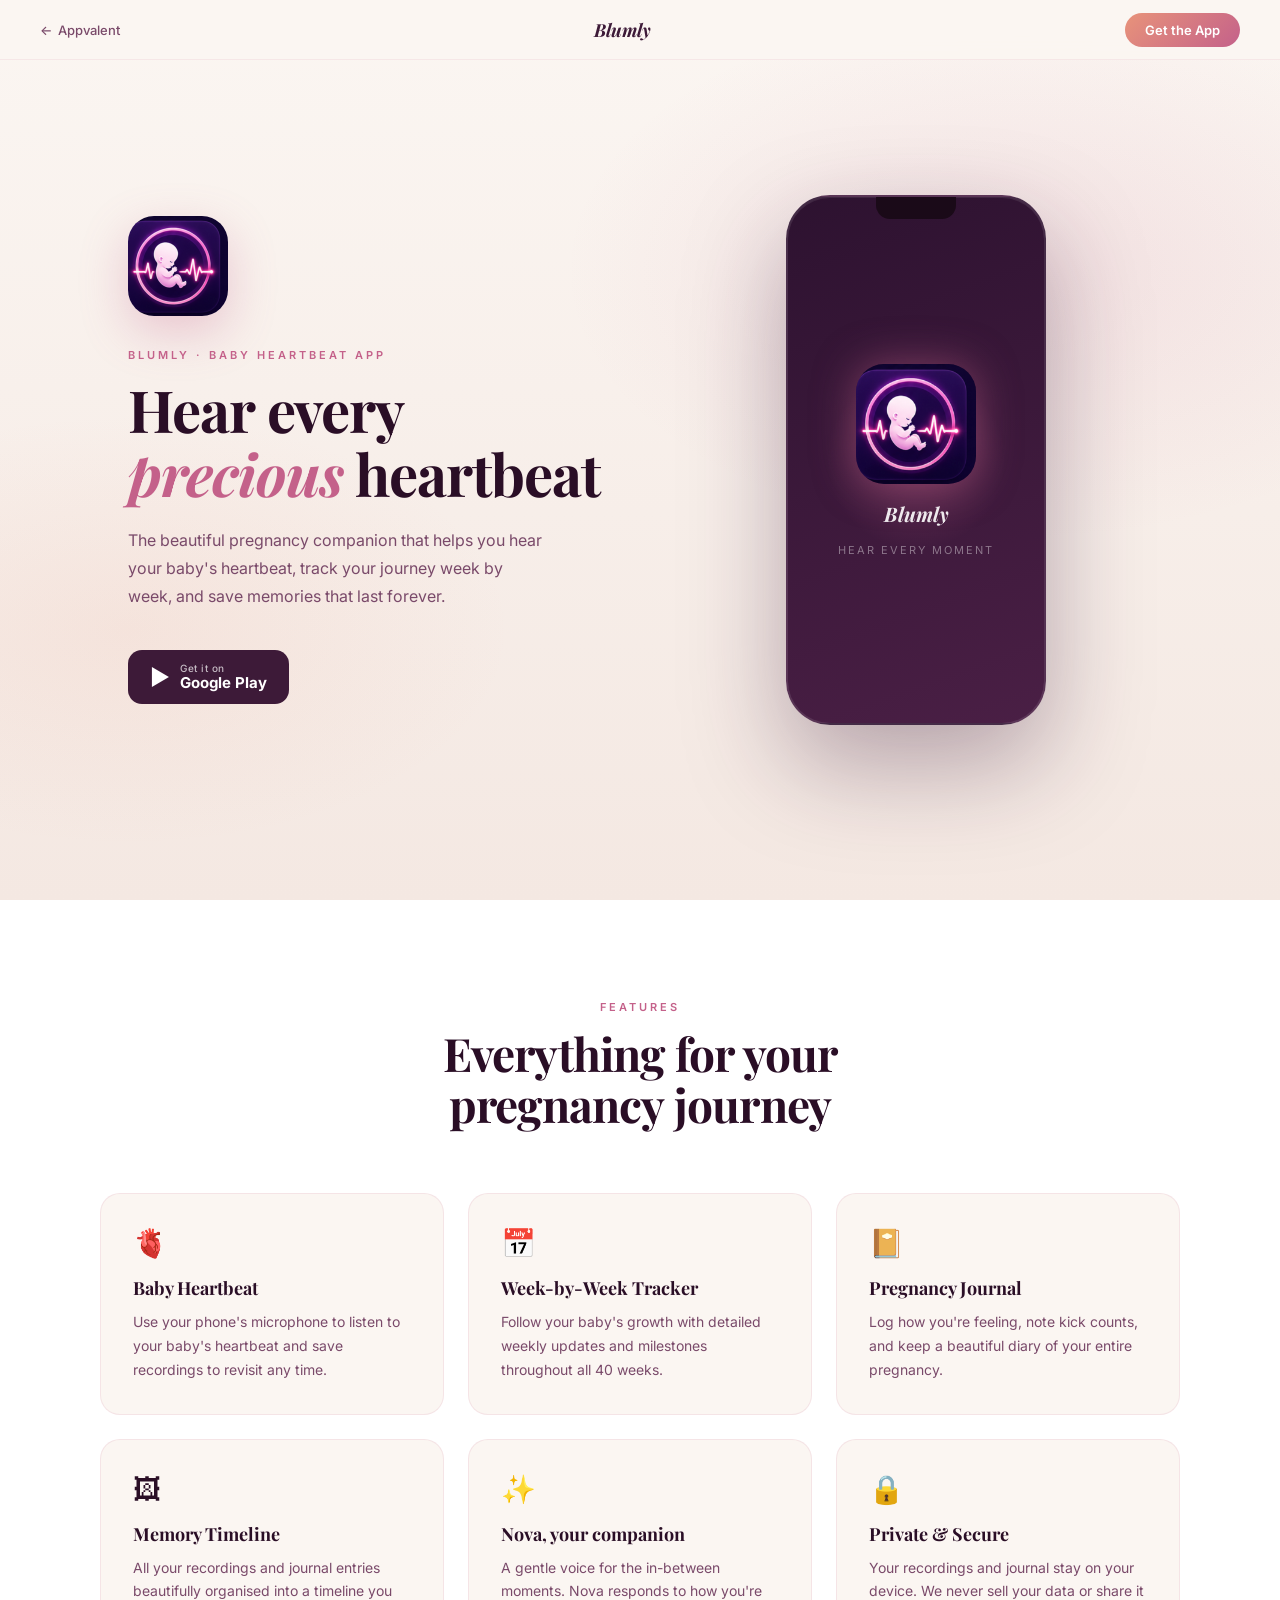
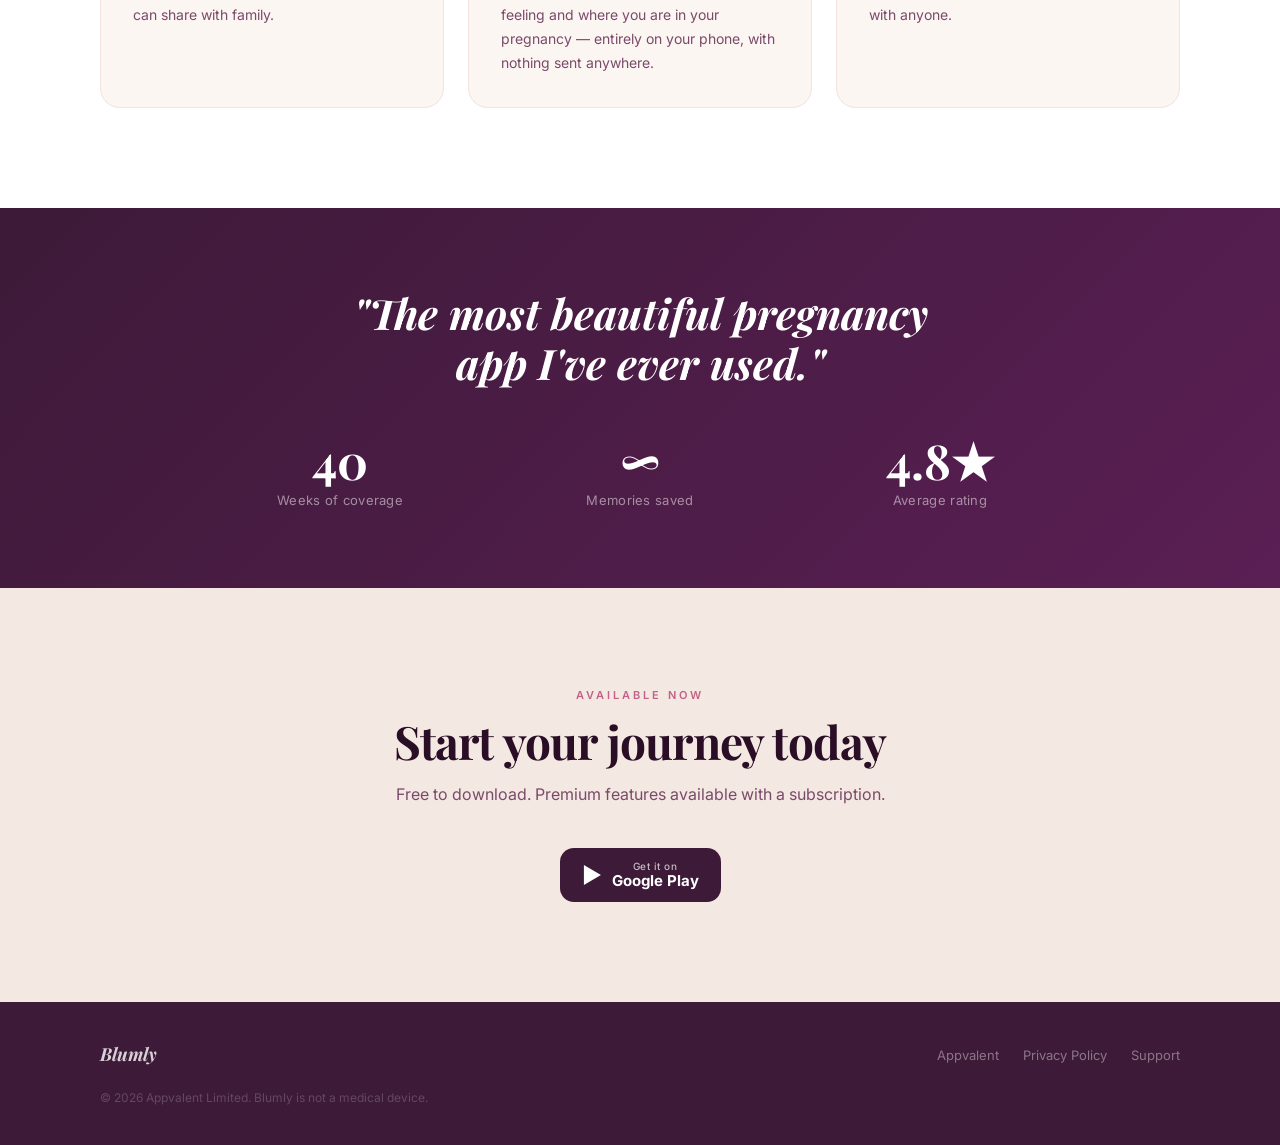
<file: bellybeat/index.html>
<!DOCTYPE html>
<html lang="en">
<head>
  <meta charset="UTF-8" />
  <meta name="viewport" content="width=device-width, initial-scale=1.0" />
  <title>Blumly — Baby Heartbeat &amp; Pregnancy Tracker</title>
  <meta name="description" content="Hear your baby's heartbeat, track your pregnancy journey, and save precious memories — all in one beautiful app." />
  <link rel="preconnect" href="https://fonts.googleapis.com" />
  <link rel="preconnect" href="https://fonts.gstatic.com" crossorigin />
  <link href="https://fonts.googleapis.com/css2?family=Playfair+Display:ital,wght@0,500;0,700;1,500&family=Inter:wght@300;400;500;600&display=swap" rel="stylesheet" />
  <style>
    *, *::before, *::after { box-sizing: border-box; margin: 0; padding: 0; }

    :root {
      --plum:     #3D1A38;
      --rose:     #C4618A;
      --peach:    #E8937A;
      --cream:    #FBF6F2;
      --cream-2:  #F4E8E2;
      --ink:      #2A0E26;
      --ink-soft: #7A4A6A;
      --ink-mute: #B490A8;
      --white:    #FFFFFF;
      --radius:   20px;
    }

    html { scroll-behavior: smooth; }

    body {
      font-family: 'Inter', sans-serif;
      background: var(--cream);
      color: var(--ink);
      -webkit-font-smoothing: antialiased;
    }

    /* ── Nav ─────────────────────────────────────────── */
    nav {
      position: fixed; top: 0; left: 0; right: 0; z-index: 100;
      display: flex; align-items: center; justify-content: space-between;
      padding: 0 40px; height: 60px;
      background: rgba(251,246,242,0.88);
      backdrop-filter: blur(16px);
      border-bottom: 1px solid rgba(196,97,138,0.1);
    }
    .nav-back {
      font-size: 13px; font-weight: 500;
      color: var(--ink-soft); text-decoration: none;
      display: flex; align-items: center; gap: 6px;
      transition: color 0.2s;
    }
    .nav-back:hover { color: var(--ink); }
    .nav-brand {
      font-family: 'Playfair Display', serif;
      font-size: 18px; font-weight: 700; font-style: italic;
      color: var(--plum);
    }
    .nav-cta {
      display: flex; align-items: center; gap: 8px;
    }
    .btn-primary {
      background: linear-gradient(135deg, var(--peach), var(--rose));
      color: var(--white);
      padding: 9px 20px; border-radius: 100px;
      font-size: 13px; font-weight: 600;
      text-decoration: none; transition: opacity 0.2s, transform 0.2s;
    }
    .btn-primary:hover { opacity: 0.88; transform: translateY(-1px); }

    /* ── Hero ────────────────────────────────────────── */
    .hero {
      min-height: 100vh;
      display: flex; align-items: center;
      padding: 100px 24px 80px;
      background:
        radial-gradient(ellipse 60% 50% at 80% 30%, rgba(196,97,138,0.12) 0%, transparent 60%),
        radial-gradient(ellipse 50% 40% at 10% 70%, rgba(232,147,122,0.10) 0%, transparent 60%),
        linear-gradient(180deg, var(--cream) 0%, var(--cream-2) 100%);
    }
    .hero-inner {
      max-width: 1080px; margin: 0 auto;
      display: grid; grid-template-columns: 1fr 1fr;
      gap: 80px; align-items: center;
    }
    .hero-app-icon {
      width: 100px; height: 100px; border-radius: 26px;
      margin-bottom: 32px;
      box-shadow: 0 16px 48px rgba(196,97,138,0.3);
      overflow: hidden; display: block;
    }
    .hero-app-icon img {
      width: 100%; height: 100%; display: block;
    }
    .hero-eyebrow {
      font-size: 11px; font-weight: 600;
      letter-spacing: 3px; text-transform: uppercase;
      color: var(--rose); margin-bottom: 16px;
    }
    .hero h1 {
      font-family: 'Playfair Display', serif;
      font-size: clamp(36px, 5vw, 58px);
      font-weight: 700; line-height: 1.1;
      letter-spacing: -1px; color: var(--ink);
      margin-bottom: 20px;
    }
    .hero h1 em { font-style: italic; color: var(--rose); }
    .hero-sub {
      font-size: 16px; line-height: 1.75;
      color: var(--ink-soft); margin-bottom: 40px;
      max-width: 420px;
    }
    .hero-buttons {
      display: flex; flex-wrap: wrap; gap: 12px;
    }
    .btn-store {
      display: flex; align-items: center; gap: 10px;
      background: var(--plum); color: var(--white);
      padding: 12px 22px; border-radius: 14px;
      text-decoration: none; transition: opacity 0.2s, transform 0.2s;
    }
    .btn-store:hover { opacity: 0.85; transform: translateY(-2px); }
    .btn-store-icon { font-size: 22px; line-height: 1; }
    .btn-store-text { display: flex; flex-direction: column; }
    .btn-store-label { font-size: 10px; font-weight: 500; opacity: 0.7; letter-spacing: 0.5px; }
    .btn-store-name { font-size: 15px; font-weight: 700; line-height: 1.2; }

    /* Phone mockup */
    .hero-visual {
      display: flex; justify-content: center; align-items: center;
    }
    .phone-mockup {
      width: 260px; height: 530px;
      background: linear-gradient(160deg, #2D1230, #4A1F45);
      border-radius: 44px;
      border: 2px solid rgba(255,255,255,0.1);
      box-shadow:
        0 40px 100px rgba(61,26,56,0.35),
        inset 0 1px 0 rgba(255,255,255,0.08);
      display: flex; flex-direction: column;
      align-items: center; justify-content: center;
      gap: 16px; padding: 32px;
      position: relative; overflow: hidden;
    }
    .phone-mockup::before {
      content: '';
      position: absolute; top: 0; left: 50%; transform: translateX(-50%);
      width: 80px; height: 22px;
      background: #1a0a18; border-radius: 0 0 14px 14px;
    }
    .phone-glow {
      position: absolute; top: 50%; left: 50%;
      transform: translate(-50%, -50%);
      width: 180px; height: 180px; border-radius: 50%;
      background: radial-gradient(circle, rgba(196,97,138,0.3), transparent 70%);
    }
    .phone-orb {
      width: 120px; height: 120px; border-radius: 28px;
      overflow: hidden;
      box-shadow: 0 0 40px rgba(196,97,138,0.5);
      position: relative; z-index: 1;
    }
    .phone-orb img { width: 100%; height: 100%; display: block; }
    .phone-title {
      font-family: 'Playfair Display', serif;
      font-size: 20px; font-weight: 700; font-style: italic;
      color: rgba(255,255,255,0.9);
      position: relative; z-index: 1;
    }
    .phone-sub {
      font-size: 11px; color: rgba(255,255,255,0.4);
      letter-spacing: 2px; text-transform: uppercase;
      position: relative; z-index: 1;
    }

    /* ── Features ────────────────────────────────────── */
    .features-section {
      padding: 100px 24px;
      background: var(--white);
    }
    .features-inner { max-width: 1080px; margin: 0 auto; }
    .features-header { text-align: center; margin-bottom: 64px; }
    .section-label {
      font-size: 11px; font-weight: 600;
      letter-spacing: 3px; text-transform: uppercase;
      color: var(--rose); margin-bottom: 14px;
    }
    .section-title {
      font-family: 'Playfair Display', serif;
      font-size: clamp(30px, 4vw, 46px);
      font-weight: 700; line-height: 1.1;
      letter-spacing: -0.8px; color: var(--ink);
    }
    .features-grid {
      display: grid;
      grid-template-columns: repeat(auto-fill, minmax(280px, 1fr));
      gap: 24px;
    }
    .feature-card {
      padding: 32px; border-radius: 20px;
      border: 1px solid rgba(196,97,138,0.12);
      background: var(--cream);
      transition: box-shadow 0.2s, transform 0.2s;
    }
    .feature-card:hover {
      box-shadow: 0 12px 40px rgba(61,26,56,0.08);
      transform: translateY(-2px);
    }
    .feature-icon {
      font-size: 28px; margin-bottom: 16px;
    }
    .feature-card h3 {
      font-family: 'Playfair Display', serif;
      font-size: 18px; font-weight: 700;
      color: var(--ink); margin-bottom: 10px;
    }
    .feature-card p {
      font-size: 14px; line-height: 1.7;
      color: var(--ink-soft);
    }

    /* ── Stats ───────────────────────────────────────── */
    .stats-section {
      padding: 80px 24px;
      background: linear-gradient(135deg, var(--plum), #5A1F54);
    }
    .stats-inner {
      max-width: 860px; margin: 0 auto; text-align: center;
    }
    .stats-title {
      font-family: 'Playfair Display', serif;
      font-size: clamp(28px, 4vw, 42px);
      font-weight: 700; font-style: italic;
      color: var(--white); margin-bottom: 48px; line-height: 1.2;
    }
    .stats-grid {
      display: grid;
      grid-template-columns: repeat(auto-fit, minmax(160px, 1fr));
      gap: 40px;
    }
    .stat-item {}
    .stat-number {
      font-family: 'Playfair Display', serif;
      font-size: 48px; font-weight: 700;
      color: var(--white); line-height: 1;
    }
    .stat-label {
      font-size: 13px; color: rgba(255,255,255,0.5);
      margin-top: 8px; letter-spacing: 0.3px;
    }

    /* ── CTA ─────────────────────────────────────────── */
    .cta-section {
      padding: 100px 24px;
      background: var(--cream-2);
      text-align: center;
    }
    .cta-section .section-title { margin-bottom: 14px; }
    .cta-sub {
      font-size: 16px; color: var(--ink-soft);
      margin-bottom: 40px; line-height: 1.7;
    }
    .cta-buttons {
      display: flex; justify-content: center; flex-wrap: wrap; gap: 12px;
    }

    /* ── Footer ──────────────────────────────────────── */
    footer {
      background: var(--plum);
      padding: 40px 24px;
    }
    .footer-inner {
      max-width: 1080px; margin: 0 auto;
      display: flex; align-items: center; justify-content: space-between;
      flex-wrap: wrap; gap: 16px;
    }
    .footer-brand {
      font-family: 'Playfair Display', serif;
      font-size: 18px; font-weight: 700; font-style: italic;
      color: rgba(255,255,255,0.8);
    }
    .footer-links {
      display: flex; gap: 24px; list-style: none;
    }
    .footer-links a {
      font-size: 13px; color: rgba(255,255,255,0.4);
      text-decoration: none; transition: color 0.2s;
    }
    .footer-links a:hover { color: rgba(255,255,255,0.8); }
    .footer-copy {
      font-size: 12px; color: rgba(255,255,255,0.2);
      width: 100%; margin-top: 8px;
    }

    /* ── Responsive ──────────────────────────────────── */
    @media (max-width: 768px) {
      .hero-inner { grid-template-columns: 1fr; gap: 48px; }
      .hero-visual { order: -1; }
      .phone-mockup { width: 200px; height: 400px; }
      nav { padding: 0 20px; }
      .nav-back span { display: none; }
    }
    @media (max-width: 480px) {
      .footer-inner { flex-direction: column; align-items: flex-start; }
    }
  </style>
</head>
<body>

  <nav>
    <a href="/" class="nav-back">← <span>Appvalent</span></a>
    <div class="nav-brand">Blumly</div>
    <div class="nav-cta">
      <a href="https://play.google.com/store/apps/details?id=com.bellybeat.app" class="btn-primary" target="_blank">Get the App</a>
    </div>
  </nav>

  <!-- Hero -->
  <section class="hero">
    <div class="hero-inner">
      <div>
        <div class="hero-app-icon"><img src="/bellybeat/app-icon.png" alt="Blumly app icon" /></div>
        <div class="hero-eyebrow">Blumly · Baby Heartbeat App</div>
        <h1>Hear every<br><em>precious</em> heartbeat</h1>
        <p class="hero-sub">The beautiful pregnancy companion that helps you hear your baby's heartbeat, track your journey week by week, and save memories that last forever.</p>
        <div class="hero-buttons">
          <a href="https://play.google.com/store/apps/details?id=com.bellybeat.app" class="btn-store" target="_blank">
            <span class="btn-store-icon">▶</span>
            <span class="btn-store-text">
              <span class="btn-store-label">Get it on</span>
              <span class="btn-store-name">Google Play</span>
            </span>
          </a>
        </div>
      </div>
      <div class="hero-visual">
        <div class="phone-mockup">
          <div class="phone-glow"></div>
          <div class="phone-orb"><img src="/bellybeat/app-icon.png" alt="Blumly" /></div>
          <div class="phone-title">Blumly</div>
          <div class="phone-sub">Hear every moment</div>
        </div>
      </div>
    </div>
  </section>

  <!-- Features -->
  <section class="features-section" id="features">
    <div class="features-inner">
      <div class="features-header">
        <div class="section-label">Features</div>
        <h2 class="section-title">Everything for your<br>pregnancy journey</h2>
      </div>
      <div class="features-grid">
        <div class="feature-card">
          <div class="feature-icon">🫀</div>
          <h3>Baby Heartbeat</h3>
          <p>Use your phone's microphone to listen to your baby's heartbeat and save recordings to revisit any time.</p>
        </div>
        <div class="feature-card">
          <div class="feature-icon">📅</div>
          <h3>Week-by-Week Tracker</h3>
          <p>Follow your baby's growth with detailed weekly updates and milestones throughout all 40 weeks.</p>
        </div>
        <div class="feature-card">
          <div class="feature-icon">📔</div>
          <h3>Pregnancy Journal</h3>
          <p>Log how you're feeling, note kick counts, and keep a beautiful diary of your entire pregnancy.</p>
        </div>
        <div class="feature-card">
          <div class="feature-icon">🖼</div>
          <h3>Memory Timeline</h3>
          <p>All your recordings and journal entries beautifully organised into a timeline you can share with family.</p>
        </div>
        <div class="feature-card">
          <div class="feature-icon">✨</div>
          <h3>Nova, your companion</h3>
          <p>A gentle voice for the in-between moments. Nova responds to how you're feeling and where you are in your pregnancy — entirely on your phone, with nothing sent anywhere.</p>
        </div>
        <div class="feature-card">
          <div class="feature-icon">🔒</div>
          <h3>Private &amp; Secure</h3>
          <p>Your recordings and journal stay on your device. We never sell your data or share it with anyone.</p>
        </div>
      </div>
    </div>
  </section>

  <!-- Stats -->
  <section class="stats-section">
    <div class="stats-inner">
      <h2 class="stats-title">"The most beautiful pregnancy<br>app I've ever used."</h2>
      <div class="stats-grid">
        <div class="stat-item">
          <div class="stat-number">40</div>
          <div class="stat-label">Weeks of coverage</div>
        </div>
        <div class="stat-item">
          <div class="stat-number">∞</div>
          <div class="stat-label">Memories saved</div>
        </div>
        <div class="stat-item">
          <div class="stat-number">4.8★</div>
          <div class="stat-label">Average rating</div>
        </div>
      </div>
    </div>
  </section>

  <!-- CTA -->
  <section class="cta-section">
    <div class="section-label">Available now</div>
    <h2 class="section-title">Start your journey today</h2>
    <p class="cta-sub">Free to download. Premium features available with a subscription.</p>
    <div class="cta-buttons">
      <a href="https://play.google.com/store/apps/details?id=com.bellybeat.app" class="btn-store" target="_blank" style="background:var(--plum);">
        <span class="btn-store-icon">▶</span>
        <span class="btn-store-text">
          <span class="btn-store-label">Get it on</span>
          <span class="btn-store-name">Google Play</span>
        </span>
      </a>
    </div>
  </section>

  <!-- Footer -->
  <footer>
    <div class="footer-inner">
      <div class="footer-brand">Blumly</div>
      <ul class="footer-links">
        <li><a href="/">Appvalent</a></li>
        <li><a href="/bellybeat/privacy/">Privacy Policy</a></li>
        <li><a href="mailto:hello@appvalent.com">Support</a></li>
      </ul>
      <div class="footer-copy">© 2026 Appvalent Limited. Blumly is not a medical device.</div>
    </div>
  </footer>

</body>
</html>
</file>
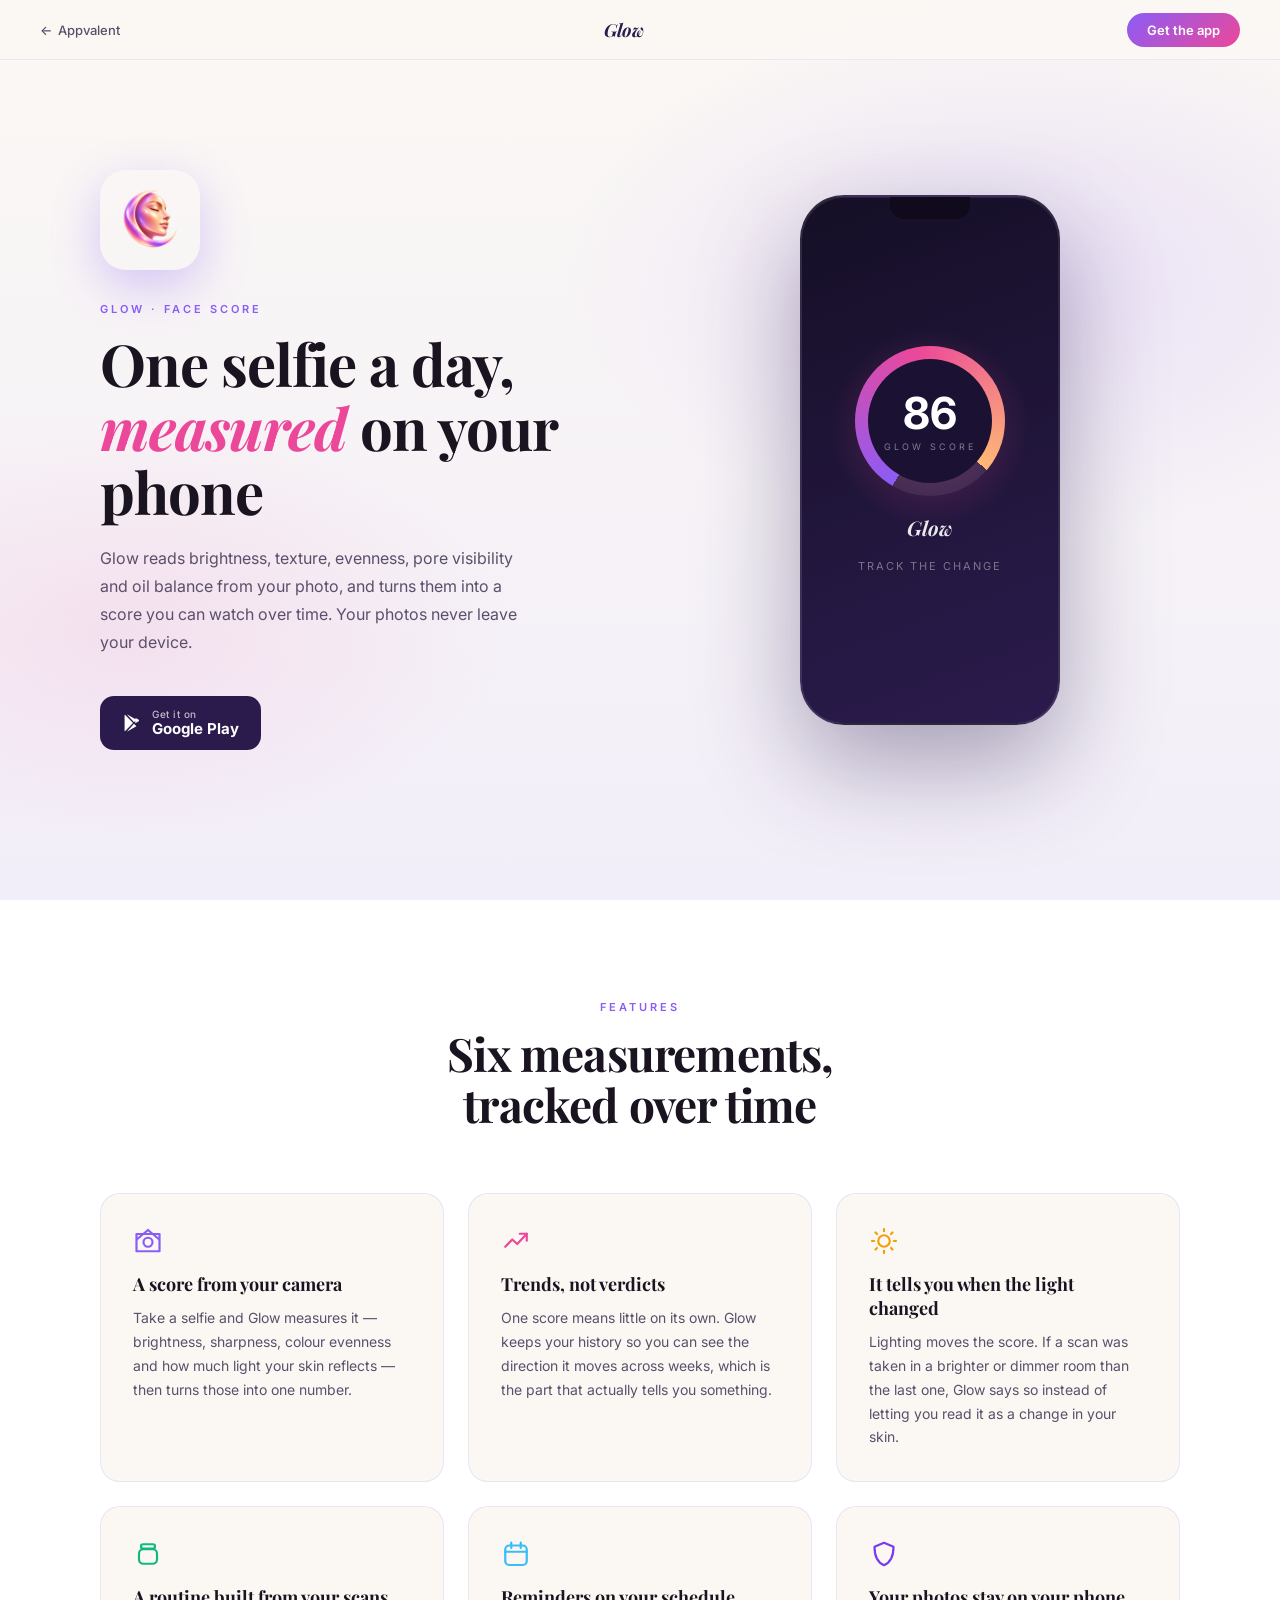
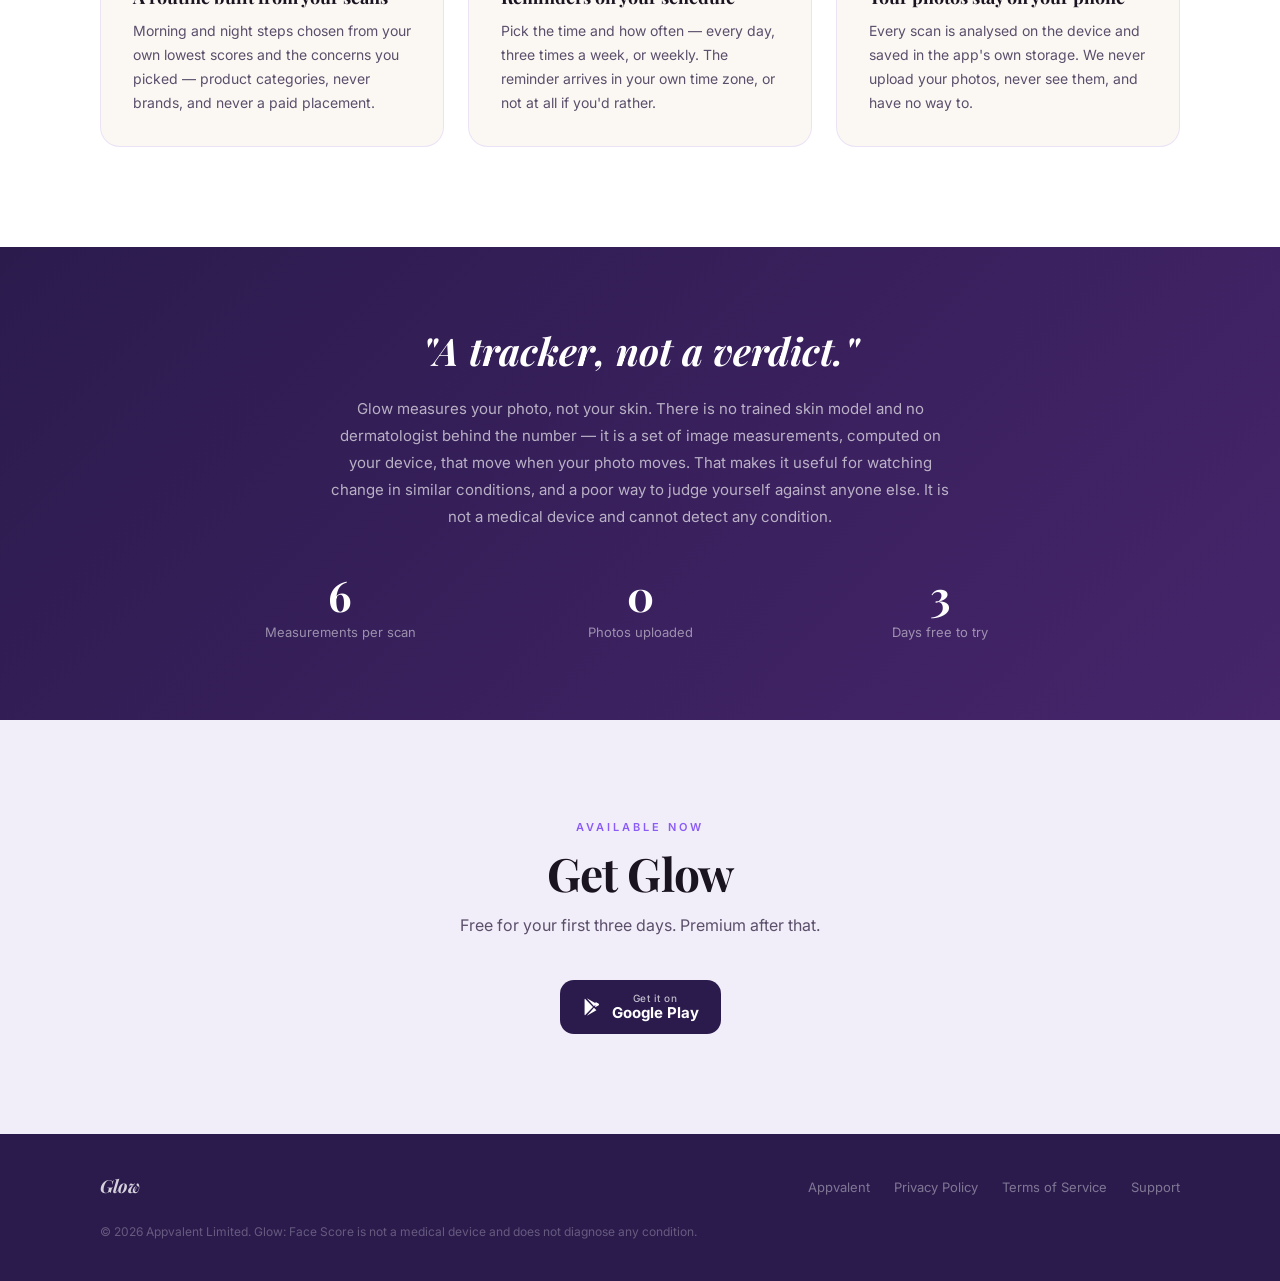
<file: glow/index.html>
<!DOCTYPE html>
<html lang="en">
<head>
  <meta charset="UTF-8" />
  <meta name="viewport" content="width=device-width, initial-scale=1.0" />
  <title>Glow: Face Score — Skin Tracking on Your Phone</title>
  <meta name="description" content="Take one selfie a day. Glow measures it on your phone and turns it into a score you can track — your photos never leave your device." />
  <link rel="preconnect" href="https://fonts.googleapis.com" />
  <link rel="preconnect" href="https://fonts.gstatic.com" crossorigin />
  <link href="https://fonts.googleapis.com/css2?family=Playfair+Display:ital,wght@0,500;0,700;1,500&family=Inter:wght@300;400;500;600&display=swap" rel="stylesheet" />
  <style>
    *, *::before, *::after { box-sizing: border-box; margin: 0; padding: 0; }

    :root {
      --plum:     #2B1B4D;
      --lavender: #8B5CF6;
      --pink:     #EC4899;
      --peach:    #FDBA74;
      --cream:    #FBF8F4;
      --cream-2:  #F2EEF9;
      --ink:      #1A1320;
      --ink-soft: #5B4F6B;
      --ink-mute: #9C90AB;
      --white:    #FFFFFF;
      --radius:   20px;
    }

    html { scroll-behavior: smooth; }

    body {
      font-family: 'Inter', sans-serif;
      background: var(--cream);
      color: var(--ink);
      -webkit-font-smoothing: antialiased;
    }

    /* ── Nav ─────────────────────────────────────────── */
    nav {
      position: fixed; top: 0; left: 0; right: 0; z-index: 100;
      display: flex; align-items: center; justify-content: space-between;
      padding: 0 40px; height: 60px;
      background: rgba(251,248,244,0.88);
      backdrop-filter: blur(16px);
      border-bottom: 1px solid rgba(139,92,246,0.12);
    }
    .nav-back {
      font-size: 13px; font-weight: 500;
      color: var(--ink-soft); text-decoration: none;
      display: flex; align-items: center; gap: 6px;
      transition: color 0.2s;
    }
    .nav-back:hover { color: var(--ink); }
    .nav-brand {
      font-family: 'Playfair Display', serif;
      font-size: 18px; font-weight: 700; font-style: italic;
      color: var(--plum);
    }
    .nav-cta { display: flex; align-items: center; gap: 8px; }
    .btn-primary {
      background: linear-gradient(135deg, var(--lavender), var(--pink));
      color: var(--white);
      padding: 9px 20px; border-radius: 100px;
      font-size: 13px; font-weight: 600;
      text-decoration: none; transition: opacity 0.2s, transform 0.2s;
    }
    .btn-primary:hover { opacity: 0.88; transform: translateY(-1px); }

    /* ── Hero ────────────────────────────────────────── */
    .hero {
      min-height: 100vh;
      display: flex; align-items: center;
      padding: 100px 24px 80px;
      background:
        radial-gradient(ellipse 60% 50% at 80% 30%, rgba(139,92,246,0.14) 0%, transparent 60%),
        radial-gradient(ellipse 50% 40% at 10% 70%, rgba(236,72,153,0.10) 0%, transparent 60%),
        linear-gradient(180deg, var(--cream) 0%, var(--cream-2) 100%);
    }
    .hero-inner {
      max-width: 1080px; margin: 0 auto;
      display: grid; grid-template-columns: 1fr 1fr;
      gap: 80px; align-items: center;
    }
    .hero-app-icon {
      width: 100px; height: 100px; border-radius: 26px;
      margin-bottom: 32px;
      box-shadow: 0 16px 48px rgba(139,92,246,0.32);
      overflow: hidden; display: block;
    }
    .hero-app-icon img { width: 100%; height: 100%; display: block; }
    .hero-eyebrow {
      font-size: 11px; font-weight: 600;
      letter-spacing: 3px; text-transform: uppercase;
      color: var(--lavender); margin-bottom: 16px;
    }
    .hero h1 {
      font-family: 'Playfair Display', serif;
      font-size: clamp(36px, 5vw, 58px);
      font-weight: 700; line-height: 1.1;
      letter-spacing: -1px; color: var(--ink);
      margin-bottom: 20px;
    }
    .hero h1 em { font-style: italic; color: var(--pink); }
    .hero-sub {
      font-size: 16px; line-height: 1.75;
      color: var(--ink-soft); margin-bottom: 40px;
      max-width: 440px;
    }
    .hero-buttons { display: flex; flex-wrap: wrap; gap: 12px; }
    .btn-store {
      display: flex; align-items: center; gap: 10px;
      background: var(--plum); color: var(--white);
      padding: 12px 22px; border-radius: 14px;
      text-decoration: none; transition: opacity 0.2s, transform 0.2s;
    }
    .btn-store:hover { opacity: 0.85; transform: translateY(-2px); }
    .btn-store-icon { display: flex; align-items: center; line-height: 1; }
    .btn-store-text { display: flex; flex-direction: column; }
    .btn-store-label { font-size: 10px; font-weight: 500; opacity: 0.7; letter-spacing: 0.5px; }
    .btn-store-name { font-size: 15px; font-weight: 700; line-height: 1.2; }

    /* Phone mockup — the score ring, which is the app's signature */
    .hero-visual { display: flex; justify-content: center; align-items: center; }
    .phone-mockup {
      width: 260px; height: 530px;
      background: linear-gradient(160deg, #150F26, #2B1B4D);
      border-radius: 44px;
      border: 2px solid rgba(255,255,255,0.1);
      box-shadow:
        0 40px 100px rgba(43,27,77,0.38),
        inset 0 1px 0 rgba(255,255,255,0.08);
      display: flex; flex-direction: column;
      align-items: center; justify-content: center;
      gap: 18px; padding: 32px;
      position: relative; overflow: hidden;
    }
    .phone-mockup::before {
      content: '';
      position: absolute; top: 0; left: 50%; transform: translateX(-50%);
      width: 80px; height: 22px;
      background: #100A1C; border-radius: 0 0 14px 14px;
    }
    .phone-glow {
      position: absolute; top: 44%; left: 50%;
      transform: translate(-50%, -50%);
      width: 200px; height: 200px; border-radius: 50%;
      background: radial-gradient(circle, rgba(236,72,153,0.32), transparent 70%);
    }
    .score-ring {
      width: 150px; height: 150px; border-radius: 50%;
      background: conic-gradient(from 210deg, var(--lavender), var(--pink), var(--peach) 78%, rgba(255,255,255,0.08) 78%);
      display: flex; align-items: center; justify-content: center;
      position: relative; z-index: 1;
    }
    .score-ring::after {
      content: ''; position: absolute; inset: 13px;
      border-radius: 50%; background: #1B1233;
    }
    .score-value {
      position: relative; z-index: 2; text-align: center;
    }
    .score-number {
      font-size: 44px; font-weight: 700; color: var(--white); line-height: 1;
    }
    .score-caption {
      font-size: 9px; letter-spacing: 3px; text-transform: uppercase;
      color: rgba(255,255,255,0.45); margin-top: 6px;
    }
    .phone-title {
      font-family: 'Playfair Display', serif;
      font-size: 20px; font-weight: 700; font-style: italic;
      color: rgba(255,255,255,0.9);
      position: relative; z-index: 1;
    }
    .phone-sub {
      font-size: 11px; color: rgba(255,255,255,0.4);
      letter-spacing: 2px; text-transform: uppercase;
      position: relative; z-index: 1;
    }

    /* ── Features ────────────────────────────────────── */
    .features-section { padding: 100px 24px; background: var(--white); }
    .features-inner { max-width: 1080px; margin: 0 auto; }
    .features-header { text-align: center; margin-bottom: 64px; }
    .section-label {
      font-size: 11px; font-weight: 600;
      letter-spacing: 3px; text-transform: uppercase;
      color: var(--lavender); margin-bottom: 14px;
    }
    .section-title {
      font-family: 'Playfair Display', serif;
      font-size: clamp(30px, 4vw, 46px);
      font-weight: 700; line-height: 1.1;
      letter-spacing: -0.8px; color: var(--ink);
    }
    .features-grid {
      display: grid;
      grid-template-columns: repeat(auto-fill, minmax(280px, 1fr));
      gap: 24px;
    }
    .feature-card {
      padding: 32px; border-radius: 20px;
      border: 1px solid rgba(139,92,246,0.14);
      background: var(--cream);
      transition: box-shadow 0.2s, transform 0.2s;
    }
    .feature-card:hover {
      box-shadow: 0 12px 40px rgba(43,27,77,0.08);
      transform: translateY(-2px);
    }
    .feature-icon { margin-bottom: 16px; height: 30px; }
    .feature-icon svg { width: 30px; height: 30px; display: block; }
    .feature-card h3 {
      font-family: 'Playfair Display', serif;
      font-size: 18px; font-weight: 700;
      color: var(--ink); margin-bottom: 10px;
    }
    .feature-card p { font-size: 14px; line-height: 1.7; color: var(--ink-soft); }

    /* ── How it works ────────────────────────────────── */
    .how-section { padding: 80px 24px; background: linear-gradient(135deg, var(--plum), #46256B); }
    .how-inner { max-width: 860px; margin: 0 auto; text-align: center; }
    .how-title {
      font-family: 'Playfair Display', serif;
      font-size: clamp(26px, 4vw, 38px);
      font-weight: 700; font-style: italic;
      color: var(--white); margin-bottom: 20px; line-height: 1.25;
    }
    .how-body {
      font-size: 15px; line-height: 1.8;
      color: rgba(255,255,255,0.65);
      max-width: 620px; margin: 0 auto 44px;
    }
    .how-grid {
      display: grid;
      grid-template-columns: repeat(auto-fit, minmax(160px, 1fr));
      gap: 40px;
    }
    .how-number {
      font-family: 'Playfair Display', serif;
      font-size: 42px; font-weight: 700;
      color: var(--white); line-height: 1;
    }
    .how-label { font-size: 13px; color: rgba(255,255,255,0.5); margin-top: 8px; }

    /* ── CTA ─────────────────────────────────────────── */
    .cta-section { padding: 100px 24px; background: var(--cream-2); text-align: center; }
    .cta-section .section-title { margin-bottom: 14px; }
    .cta-sub { font-size: 16px; color: var(--ink-soft); margin-bottom: 40px; line-height: 1.7; }
    .cta-buttons { display: flex; justify-content: center; flex-wrap: wrap; gap: 12px; }

    /* ── Footer ──────────────────────────────────────── */
    footer { background: var(--plum); padding: 40px 24px; }
    .footer-inner {
      max-width: 1080px; margin: 0 auto;
      display: flex; align-items: center; justify-content: space-between;
      flex-wrap: wrap; gap: 16px;
    }
    .footer-brand {
      font-family: 'Playfair Display', serif;
      font-size: 18px; font-weight: 700; font-style: italic;
      color: rgba(255,255,255,0.8);
    }
    .footer-links { display: flex; gap: 24px; list-style: none; flex-wrap: wrap; }
    .footer-links a {
      font-size: 13px; color: rgba(255,255,255,0.4);
      text-decoration: none; transition: color 0.2s;
    }
    .footer-links a:hover { color: rgba(255,255,255,0.8); }
    .footer-copy { font-size: 12px; color: rgba(255,255,255,0.28); width: 100%; margin-top: 8px; line-height: 1.6; }

    /* ── Responsive ──────────────────────────────────── */
    @media (max-width: 768px) {
      .hero-inner { grid-template-columns: 1fr; gap: 48px; }
      .hero-visual { order: -1; }
      .phone-mockup { width: 210px; height: 420px; }
      .score-ring { width: 124px; height: 124px; }
      .score-number { font-size: 36px; }
      nav { padding: 0 20px; }
      .nav-back span { display: none; }
    }
    @media (max-width: 480px) {
      .footer-inner { flex-direction: column; align-items: flex-start; }
    }
  </style>
</head>
<body>

  <nav>
    <a href="/" class="nav-back">← <span>Appvalent</span></a>
    <div class="nav-brand">Glow</div>
    <div class="nav-cta">
      <a href="https://play.google.com/store/apps/details?id=com.glowfacescore.app" class="btn-primary" target="_blank" rel="noopener">Get the app</a>
    </div>
  </nav>

  <!-- Hero -->
  <section class="hero">
    <div class="hero-inner">
      <div>
        <div class="hero-app-icon"><img src="/glow/app-icon.png" alt="Glow: Face Score app icon" /></div>
        <div class="hero-eyebrow">Glow · Face Score</div>
        <h1>One selfie a day,<br><em>measured</em> on your phone</h1>
        <p class="hero-sub">Glow reads brightness, texture, evenness, pore visibility and oil balance from your photo, and turns them into a score you can watch over time. Your photos never leave your device.</p>
        <div class="hero-buttons">
          <a class="btn-store" href="https://play.google.com/store/apps/details?id=com.glowfacescore.app" target="_blank" rel="noopener">
          <span class="btn-store-icon"><svg viewBox="0 0 24 24" width="20" height="20" fill="currentColor" aria-hidden="true"><path d="M3.6 2.1a1 1 0 0 0-.5.9v18a1 1 0 0 0 .5.9l9.6-9.9zM14.4 11l2.9-3-11.5-6.6zm0 2L5.8 22.6 17.3 16zm1.4-.7 3.9-2.2c1-.6 1-1.6 0-2.2l-3.4-2z"/></svg></span>
            <span class="btn-store-text">
              <span class="btn-store-label">Get it on</span>
              <span class="btn-store-name">Google Play</span>
            </span>
          </a>
        </div>
      </div>
      <div class="hero-visual">
        <div class="phone-mockup">
          <div class="phone-glow"></div>
          <div class="score-ring">
            <div class="score-value">
              <div class="score-number">86</div>
              <div class="score-caption">Glow Score</div>
            </div>
          </div>
          <div class="phone-title">Glow</div>
          <div class="phone-sub">Track the change</div>
        </div>
      </div>
    </div>
  </section>

  <!-- Features -->
  <section class="features-section" id="features">
    <div class="features-inner">
      <div class="features-header">
        <div class="section-label">Features</div>
        <h2 class="section-title">Six measurements,<br>tracked over time</h2>
      </div>
      <div class="features-grid">

        <div class="feature-card">
          <div class="feature-icon">
            <svg viewBox="0 0 24 24" fill="none" stroke="#8B5CF6" stroke-width="1.75" stroke-linecap="round" stroke-linejoin="round" aria-hidden="true">
              <path d="M12 3.2 L20.8 10.6 M3.2 10.6 L12 3.2" /><path d="M2.8 6.4h18.4a3.6 3.6 0 0 1 0 0v13.8H2.8z" fill="none" /><circle cx="12" cy="13" r="3.6" />
            </svg>
          </div>
          <h3>A score from your camera</h3>
          <p>Take a selfie and Glow measures it — brightness, sharpness, colour evenness and how much light your skin reflects — then turns those into one number.</p>
        </div>

        <div class="feature-card">
          <div class="feature-icon">
            <svg viewBox="0 0 24 24" fill="none" stroke="#EC4899" stroke-width="1.75" stroke-linecap="round" stroke-linejoin="round" aria-hidden="true">
              <path d="M3.4 16.6 9 10.8l4 3.6 7.6-8.2" /><path d="M15 6.2h5.6v5.6" />
            </svg>
          </div>
          <h3>Trends, not verdicts</h3>
          <p>One score means little on its own. Glow keeps your history so you can see the direction it moves across weeks, which is the part that actually tells you something.</p>
        </div>

        <div class="feature-card">
          <div class="feature-icon">
            <svg viewBox="0 0 24 24" fill="none" stroke="#F59E0B" stroke-width="1.75" stroke-linecap="round" stroke-linejoin="round" aria-hidden="true">
              <circle cx="12" cy="12" r="4.6" />
              <path d="M12 4.1v-1.7M12 21.6v-1.7M19.9 12h1.7M2.4 12h1.7M17.6 6.4l1.2-1.2M5.2 18.8l1.2-1.2M17.6 17.6l1.2 1.2M5.2 5.2l1.2 1.2" />
            </svg>
          </div>
          <h3>It tells you when the light changed</h3>
          <p>Lighting moves the score. If a scan was taken in a brighter or dimmer room than the last one, Glow says so instead of letting you read it as a change in your skin.</p>
        </div>

        <div class="feature-card">
          <div class="feature-icon">
            <svg viewBox="0 0 24 24" fill="none" stroke="#10B981" stroke-width="1.75" stroke-linecap="round" stroke-linejoin="round" aria-hidden="true">
              <rect x="6.4" y="4.2" width="11.2" height="3.4" rx="1.7" />
              <rect x="4.8" y="8.2" width="14.4" height="11.6" rx="3.4" />
            </svg>
          </div>
          <h3>A routine built from your scans</h3>
          <p>Morning and night steps chosen from your own lowest scores and the concerns you picked — product categories, never brands, and never a paid placement.</p>
        </div>

        <div class="feature-card">
          <div class="feature-icon">
            <svg viewBox="0 0 24 24" fill="none" stroke="#38BDF8" stroke-width="1.75" stroke-linecap="round" stroke-linejoin="round" aria-hidden="true">
              <rect x="3.4" y="5.2" width="17.2" height="15.6" rx="3.2" />
              <path d="M8.2 2.8v4.4M15.8 2.8v4.4M3.4 10.2h17.2" />
            </svg>
          </div>
          <h3>Reminders on your schedule</h3>
          <p>Pick the time and how often — every day, three times a week, or weekly. The reminder arrives in your own time zone, or not at all if you'd rather.</p>
        </div>

        <div class="feature-card">
          <div class="feature-icon">
            <svg viewBox="0 0 24 24" fill="none" stroke="#7C3AED" stroke-width="1.75" stroke-linecap="round" stroke-linejoin="round" aria-hidden="true">
              <path d="M12 3 19.6 6.2c0 8-3.4 13-7.6 14.8C7.8 19.2 4.4 14.2 4.4 6.2z" />
            </svg>
          </div>
          <h3>Your photos stay on your phone</h3>
          <p>Every scan is analysed on the device and saved in the app's own storage. We never upload your photos, never see them, and have no way to.</p>
        </div>

      </div>
    </div>
  </section>

  <!-- How it works / honesty -->
  <section class="how-section">
    <div class="how-inner">
      <h2 class="how-title">"A tracker, not a verdict."</h2>
      <p class="how-body">
        Glow measures your photo, not your skin. There is no trained skin model and no
        dermatologist behind the number — it is a set of image measurements, computed on
        your device, that move when your photo moves. That makes it useful for watching
        change in similar conditions, and a poor way to judge yourself against anyone else.
        It is not a medical device and cannot detect any condition.
      </p>
      <div class="how-grid">
        <div>
          <div class="how-number">6</div>
          <div class="how-label">Measurements per scan</div>
        </div>
        <div>
          <div class="how-number">0</div>
          <div class="how-label">Photos uploaded</div>
        </div>
        <div>
          <div class="how-number">3</div>
          <div class="how-label">Days free to try</div>
        </div>
      </div>
    </div>
  </section>

  <!-- CTA -->
  <section class="cta-section" id="get">
    <div class="section-label">Available now</div>
    <h2 class="section-title">Get Glow</h2>
    <p class="cta-sub">Free for your first three days. Premium after that.</p>
    <div class="cta-buttons">
      <a href="https://play.google.com/store/apps/details?id=com.glowfacescore.app" class="btn-store" target="_blank" rel="noopener">
        <span class="btn-store-icon"><svg viewBox="0 0 24 24" width="20" height="20" fill="currentColor" aria-hidden="true"><path d="M3.6 2.1a1 1 0 0 0-.5.9v18a1 1 0 0 0 .5.9l9.6-9.9zM14.4 11l2.9-3-11.5-6.6zm0 2L5.8 22.6 17.3 16zm1.4-.7 3.9-2.2c1-.6 1-1.6 0-2.2l-3.4-2z"/></svg></span>
        <span class="btn-store-text">
          <span class="btn-store-label">Get it on</span>
          <span class="btn-store-name">Google Play</span>
        </span>
      </a>
    </div>
  </section>

  <!-- Footer -->
  <footer>
    <div class="footer-inner">
      <div class="footer-brand">Glow</div>
      <ul class="footer-links">
        <li><a href="/">Appvalent</a></li>
        <li><a href="/glow/privacy/">Privacy Policy</a></li>
        <li><a href="/glow/terms/">Terms of Service</a></li>
        <li><a href="mailto:support@appvalent.com">Support</a></li>
      </ul>
      <div class="footer-copy">© 2026 Appvalent Limited. Glow: Face Score is not a medical device and does not diagnose any condition.</div>
    </div>
  </footer>

</body>
</html>
</file>
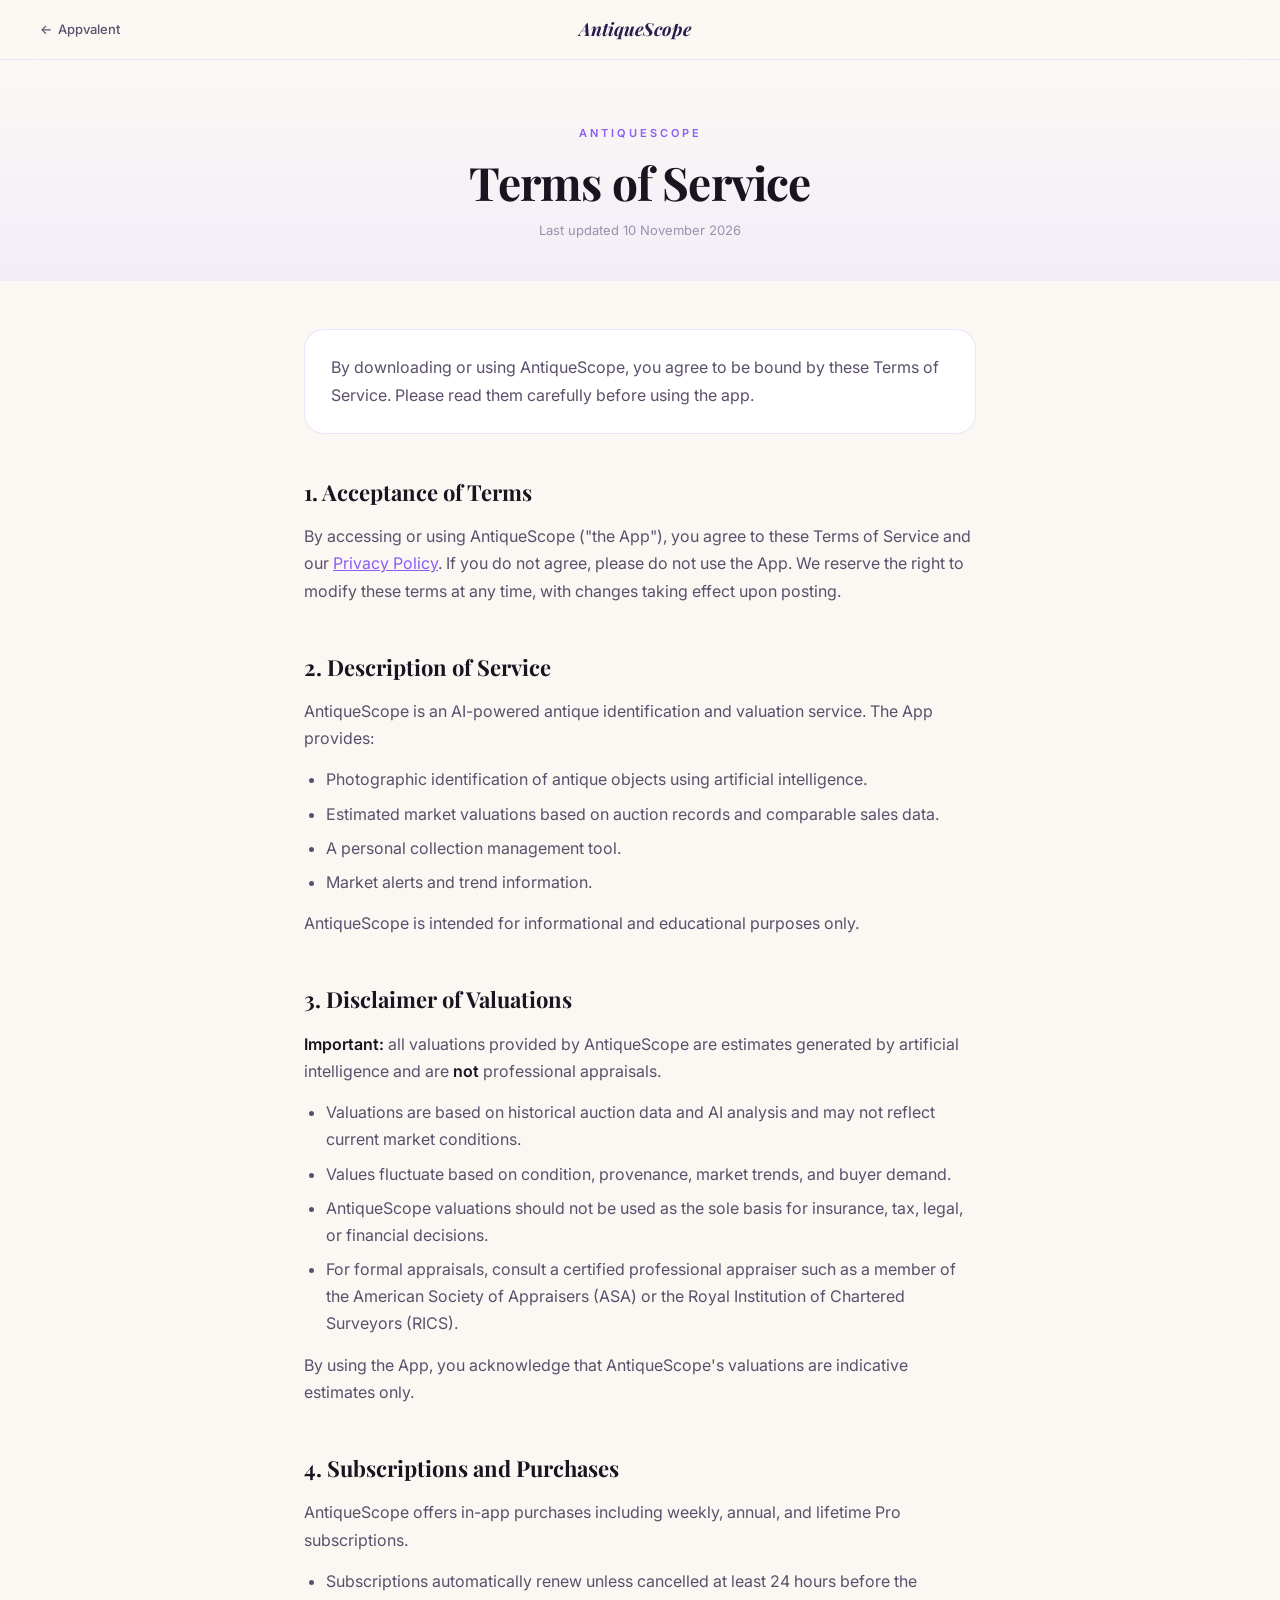
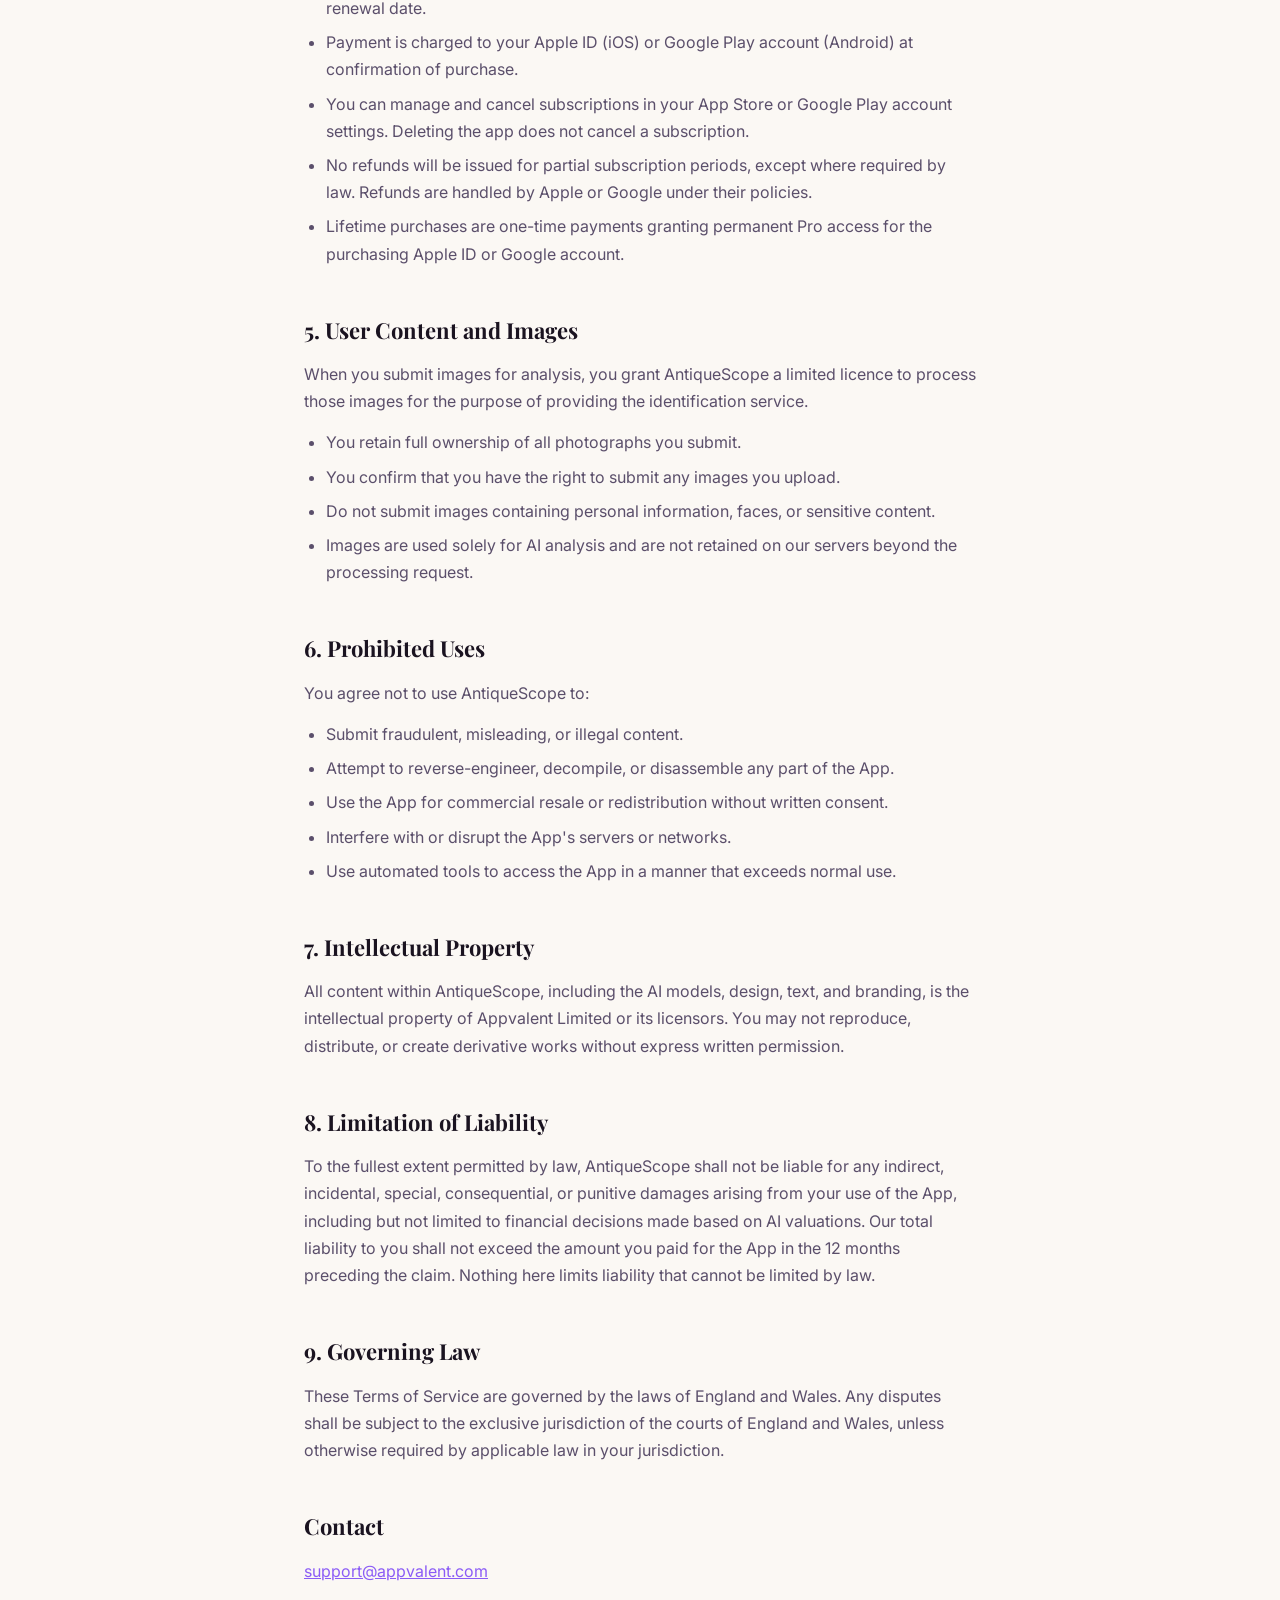
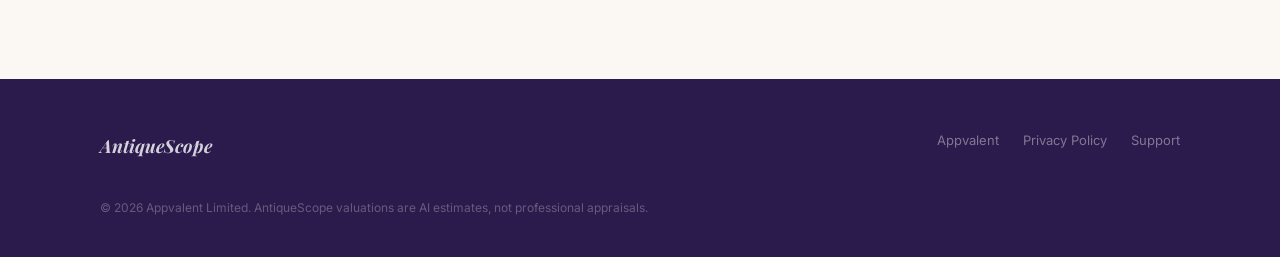
<file: antiquescope/terms/index.html>
<!DOCTYPE html>
<html lang="en">
<head>
  <meta charset="UTF-8" />
  <meta name="viewport" content="width=device-width, initial-scale=1.0" />
  <title>Terms of Service — AntiqueScope</title>
  <meta name="description" content="The terms you agree to when using AntiqueScope, including what its AI valuations are and aren't." />
  <link rel="preconnect" href="https://fonts.googleapis.com" />
  <link rel="preconnect" href="https://fonts.gstatic.com" crossorigin />
  <link href="https://fonts.googleapis.com/css2?family=Playfair+Display:ital,wght@0,500;0,700;1,500&family=Inter:wght@300;400;500;600&display=swap" rel="stylesheet" />
  <link rel="stylesheet" href="/assets/legal.css" />
</head>
<body>

  <nav>
    <a href="/" class="nav-back">← <span>Appvalent</span></a>
    <div class="nav-brand">AntiqueScope</div>
    <div class="nav-spacer"></div>
  </nav>

  <section class="doc-hero">
    <div class="doc-label">AntiqueScope</div>
    <h1>Terms of Service</h1>
    <div class="doc-updated">Last updated 10 November 2026</div>
  </section>

  <main>

    <div class="callout">
      <p>By downloading or using AntiqueScope, you agree to be bound by these Terms of Service.
      Please read them carefully before using the app.</p>
    </div>

    <h2>1. Acceptance of Terms</h2>
    <p>
      By accessing or using AntiqueScope ("the App"), you agree to these Terms of Service and our
      <a href="https://kebsops.github.io/antiquescope-site/privacy.html">Privacy Policy</a>. If you
      do not agree, please do not use the App. We reserve the right to modify these terms at any
      time, with changes taking effect upon posting.
    </p>

    <h2>2. Description of Service</h2>
    <p>AntiqueScope is an AI-powered antique identification and valuation service. The App provides:</p>
    <ul>
      <li>Photographic identification of antique objects using artificial intelligence.</li>
      <li>Estimated market valuations based on auction records and comparable sales data.</li>
      <li>A personal collection management tool.</li>
      <li>Market alerts and trend information.</li>
    </ul>
    <p>AntiqueScope is intended for informational and educational purposes only.</p>

    <h2>3. Disclaimer of Valuations</h2>
    <p>
      <strong>Important:</strong> all valuations provided by AntiqueScope are estimates generated
      by artificial intelligence and are <strong>not</strong> professional appraisals.
    </p>
    <ul>
      <li>Valuations are based on historical auction data and AI analysis and may not reflect current market conditions.</li>
      <li>Values fluctuate based on condition, provenance, market trends, and buyer demand.</li>
      <li>AntiqueScope valuations should not be used as the sole basis for insurance, tax, legal, or financial decisions.</li>
      <li>For formal appraisals, consult a certified professional appraiser such as a member of the American Society of Appraisers (ASA) or the Royal Institution of Chartered Surveyors (RICS).</li>
    </ul>
    <p>By using the App, you acknowledge that AntiqueScope's valuations are indicative estimates only.</p>

    <h2>4. Subscriptions and Purchases</h2>
    <p>AntiqueScope offers in-app purchases including weekly, annual, and lifetime Pro subscriptions.</p>
    <ul>
      <li>Subscriptions automatically renew unless cancelled at least 24 hours before the renewal date.</li>
      <li>Payment is charged to your Apple ID (iOS) or Google Play account (Android) at confirmation of purchase.</li>
      <li>You can manage and cancel subscriptions in your App Store or Google Play account settings. Deleting the app does not cancel a subscription.</li>
      <li>No refunds will be issued for partial subscription periods, except where required by law. Refunds are handled by Apple or Google under their policies.</li>
      <li>Lifetime purchases are one-time payments granting permanent Pro access for the purchasing Apple ID or Google account.</li>
    </ul>

    <h2>5. User Content and Images</h2>
    <p>
      When you submit images for analysis, you grant AntiqueScope a limited licence to process
      those images for the purpose of providing the identification service.
    </p>
    <ul>
      <li>You retain full ownership of all photographs you submit.</li>
      <li>You confirm that you have the right to submit any images you upload.</li>
      <li>Do not submit images containing personal information, faces, or sensitive content.</li>
      <li>Images are used solely for AI analysis and are not retained on our servers beyond the processing request.</li>
    </ul>

    <h2>6. Prohibited Uses</h2>
    <p>You agree not to use AntiqueScope to:</p>
    <ul>
      <li>Submit fraudulent, misleading, or illegal content.</li>
      <li>Attempt to reverse-engineer, decompile, or disassemble any part of the App.</li>
      <li>Use the App for commercial resale or redistribution without written consent.</li>
      <li>Interfere with or disrupt the App's servers or networks.</li>
      <li>Use automated tools to access the App in a manner that exceeds normal use.</li>
    </ul>

    <h2>7. Intellectual Property</h2>
    <p>
      All content within AntiqueScope, including the AI models, design, text, and branding, is the
      intellectual property of Appvalent Limited or its licensors. You may not reproduce, distribute,
      or create derivative works without express written permission.
    </p>

    <h2>8. Limitation of Liability</h2>
    <p>
      To the fullest extent permitted by law, AntiqueScope shall not be liable for any indirect,
      incidental, special, consequential, or punitive damages arising from your use of the App,
      including but not limited to financial decisions made based on AI valuations. Our total
      liability to you shall not exceed the amount you paid for the App in the 12 months preceding
      the claim. Nothing here limits liability that cannot be limited by law.
    </p>

    <h2>9. Governing Law</h2>
    <p>
      These Terms of Service are governed by the laws of England and Wales. Any disputes shall be
      subject to the exclusive jurisdiction of the courts of England and Wales, unless otherwise
      required by applicable law in your jurisdiction.
    </p>

    <h2>Contact</h2>
    <p><a href="mailto:support@appvalent.com">support@appvalent.com</a></p>

  </main>

  <footer>
    <div class="footer-inner">
      <div class="footer-brand">AntiqueScope</div>
      <ul class="footer-links">
        <li><a href="/">Appvalent</a></li>
        <li><a href="https://kebsops.github.io/antiquescope-site/privacy.html">Privacy Policy</a></li>
        <li><a href="mailto:support@appvalent.com">Support</a></li>
      </ul>
      <div class="footer-copy">© 2026 Appvalent Limited. AntiqueScope valuations are AI estimates, not professional appraisals.</div>
    </div>
  </footer>

</body>
</html>
</file>
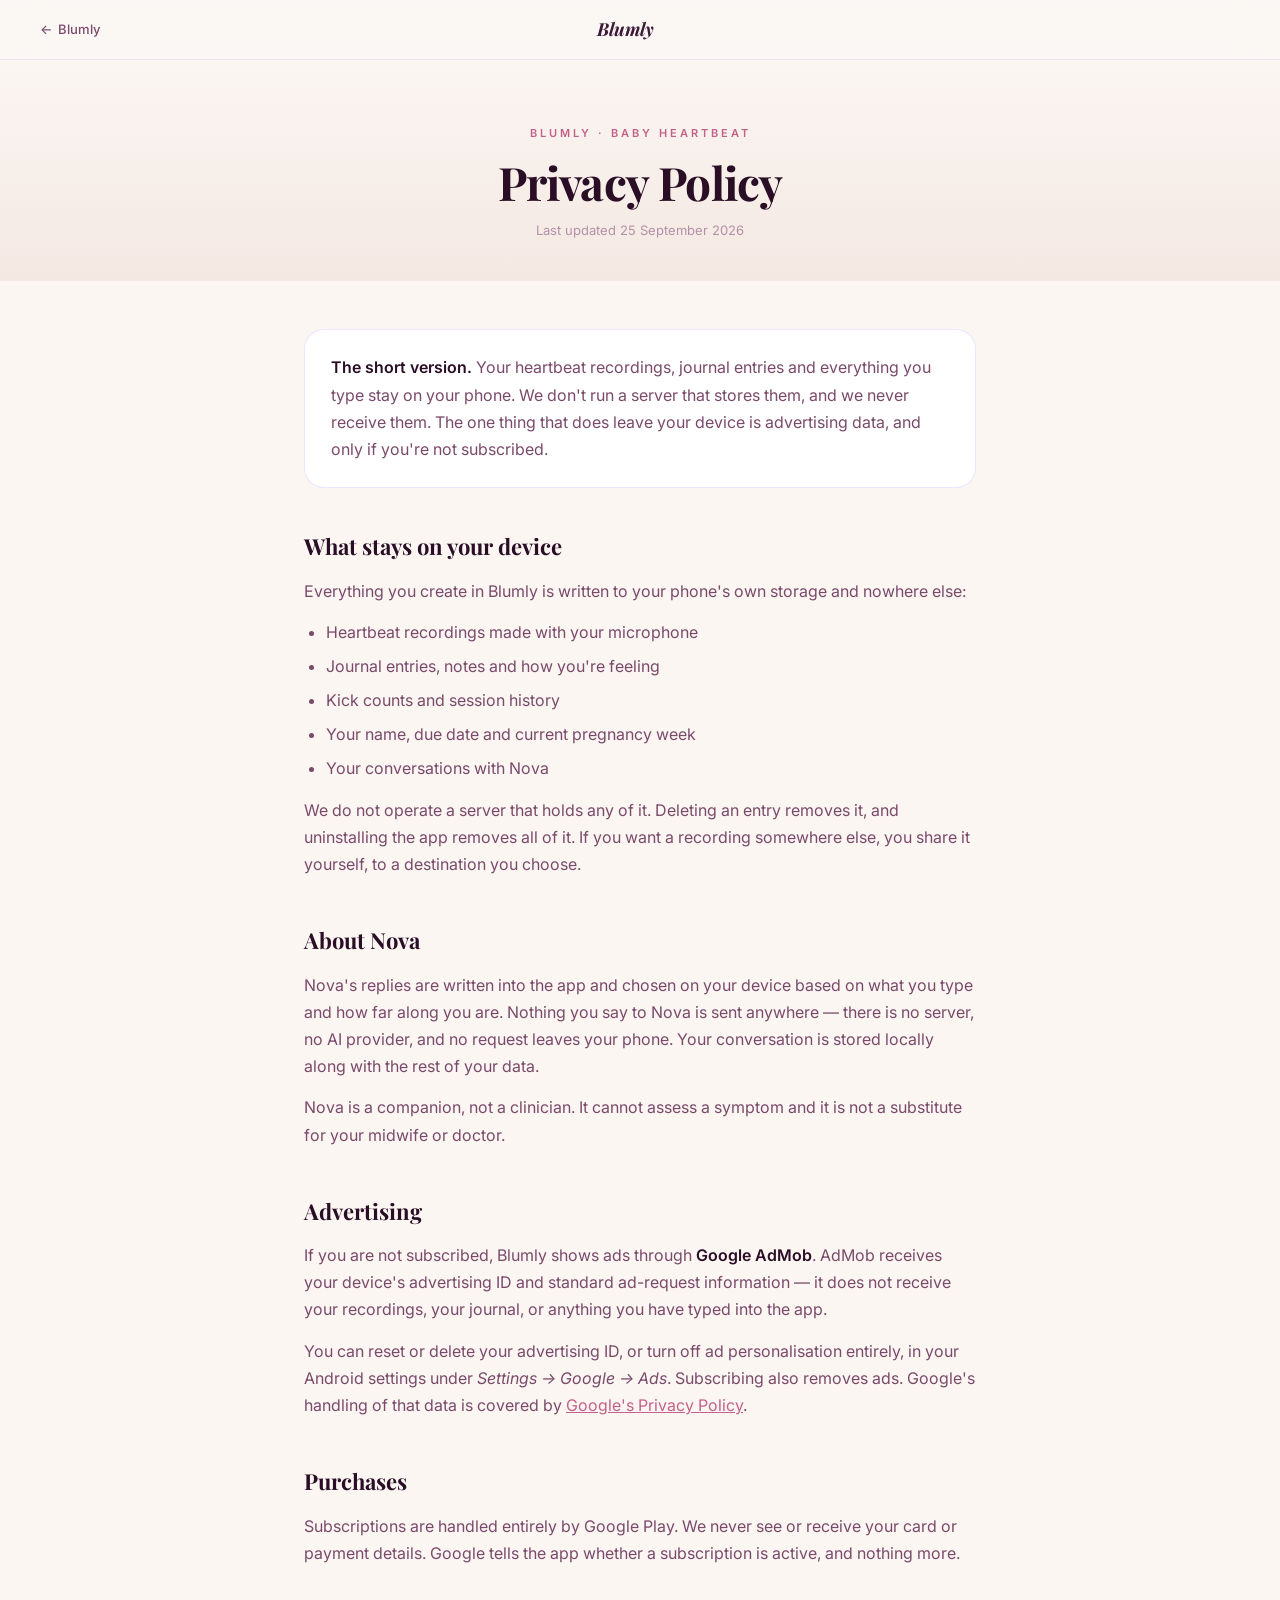
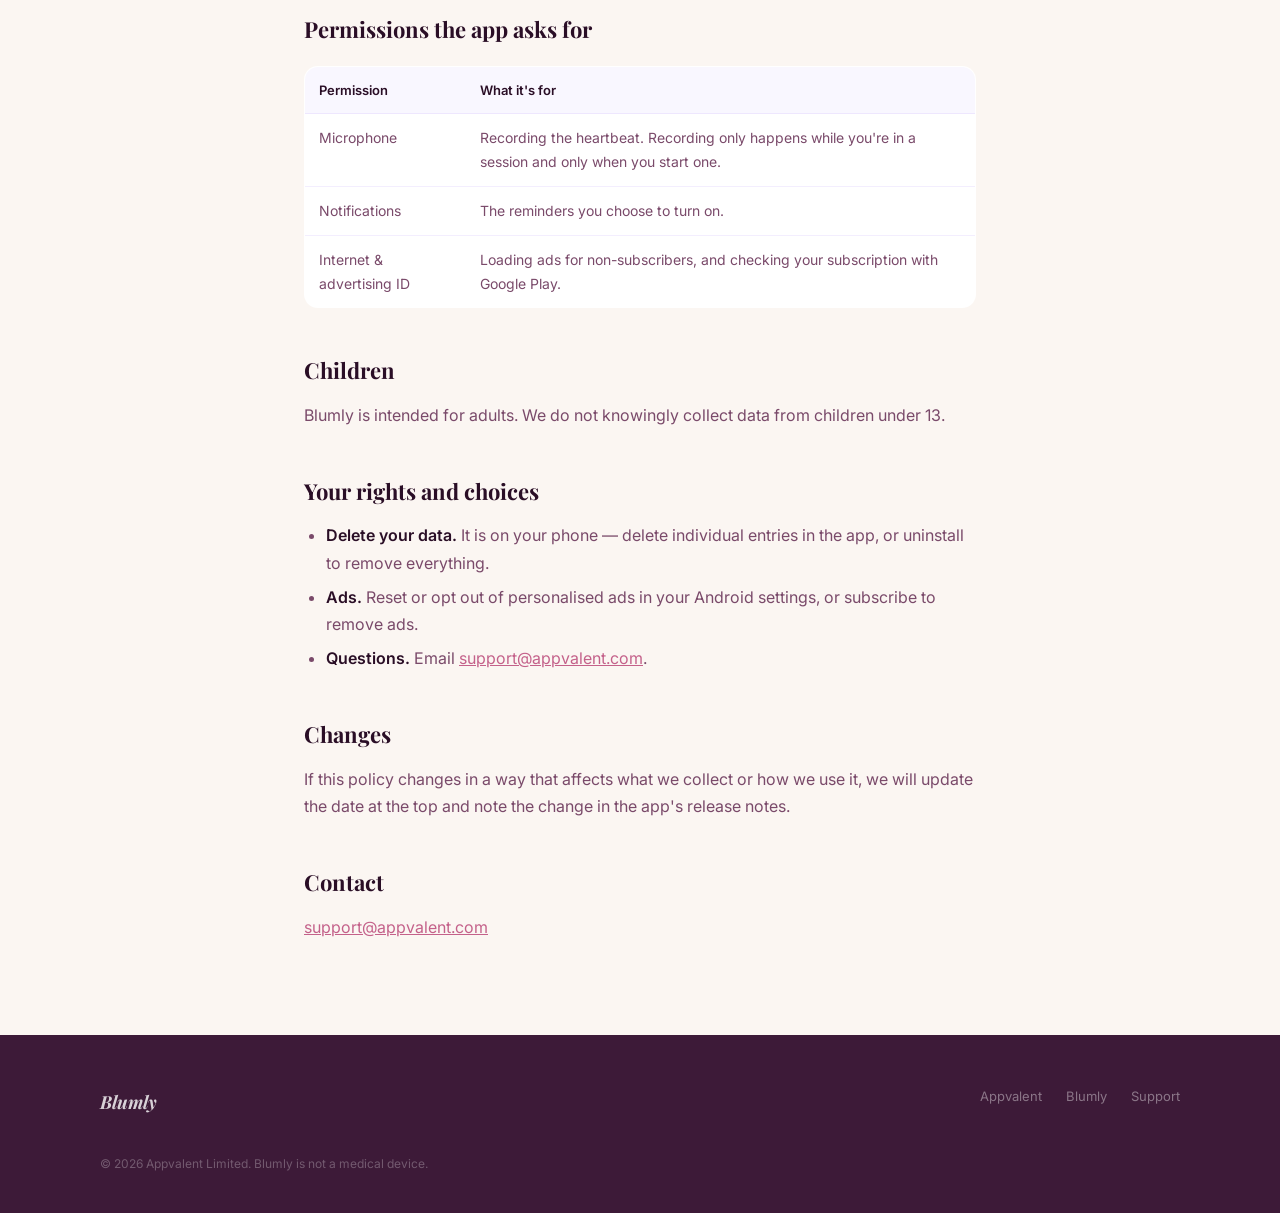
<file: bellybeat/privacy/index.html>
<!DOCTYPE html>
<html lang="en">
<head>
  <meta charset="UTF-8" />
  <meta name="viewport" content="width=device-width, initial-scale=1.0" />
  <title>Privacy Policy — Blumly</title>
  <meta name="description" content="How Blumly handles your data. Your recordings and journal stay on your device." />
  <link rel="preconnect" href="https://fonts.googleapis.com" />
  <link rel="preconnect" href="https://fonts.gstatic.com" crossorigin />
  <link href="https://fonts.googleapis.com/css2?family=Playfair+Display:ital,wght@0,500;0,700;1,500&family=Inter:wght@300;400;500;600&display=swap" rel="stylesheet" />
  <link rel="stylesheet" href="/assets/legal.css" />
  <style>
    /* Blumly's accents, after the shared sheet so they win — it defaults to Glow's. */
    :root {
      --plum:     #3D1A38;
      --lavender: #C4618A;
      --pink:     #E8937A;
      --cream:    #FBF6F2;
      --cream-2:  #F4E8E2;
      --ink:      #2A0E26;
      --ink-soft: #7A4A6A;
      --ink-mute: #B490A8;
    }
  </style>
</head>
<body>

  <nav>
    <a href="/bellybeat/" class="nav-back">← <span>Blumly</span></a>
    <div class="nav-brand">Blumly</div>
    <div class="nav-spacer"></div>
  </nav>

  <section class="doc-hero">
    <div class="doc-label">Blumly · Baby Heartbeat</div>
    <h1>Privacy Policy</h1>
    <div class="doc-updated">Last updated 25 September 2026</div>
  </section>

  <main>

    <div class="callout">
      <p><strong>The short version.</strong> Your heartbeat recordings, journal entries and
      everything you type stay on your phone. We don't run a server that stores them, and we
      never receive them. The one thing that does leave your device is advertising data, and
      only if you're not subscribed.</p>
    </div>

    <h2>What stays on your device</h2>
    <p>
      Everything you create in Blumly is written to your phone's own storage and nowhere else:
    </p>
    <ul>
      <li>Heartbeat recordings made with your microphone</li>
      <li>Journal entries, notes and how you're feeling</li>
      <li>Kick counts and session history</li>
      <li>Your name, due date and current pregnancy week</li>
      <li>Your conversations with Nova</li>
    </ul>
    <p>
      We do not operate a server that holds any of it. Deleting an entry removes it, and
      uninstalling the app removes all of it. If you want a recording somewhere else, you
      share it yourself, to a destination you choose.
    </p>

    <h2>About Nova</h2>
    <p>
      Nova's replies are written into the app and chosen on your device based on what you
      type and how far along you are. Nothing you say to Nova is sent anywhere — there is no
      server, no AI provider, and no request leaves your phone. Your conversation is stored
      locally along with the rest of your data.
    </p>
    <p>
      Nova is a companion, not a clinician. It cannot assess a symptom and it is not a
      substitute for your midwife or doctor.
    </p>

    <h2>Advertising</h2>
    <p>
      If you are not subscribed, Blumly shows ads through <strong>Google AdMob</strong>. AdMob
      receives your device's advertising ID and standard ad-request information — it does not
      receive your recordings, your journal, or anything you have typed into the app.
    </p>
    <p>
      You can reset or delete your advertising ID, or turn off ad personalisation entirely, in
      your Android settings under <em>Settings → Google → Ads</em>. Subscribing also removes
      ads. Google's handling of that data is covered by
      <a href="https://policies.google.com/privacy">Google's Privacy Policy</a>.
    </p>

    <h2>Purchases</h2>
    <p>
      Subscriptions are handled entirely by Google Play. We never see or receive your card or
      payment details. Google tells the app whether a subscription is active, and nothing more.
    </p>

    <h2>Permissions the app asks for</h2>
    <table>
      <tr><th>Permission</th><th>What it's for</th></tr>
      <tr><td>Microphone</td><td>Recording the heartbeat. Recording only happens while you're in a session and only when you start one.</td></tr>
      <tr><td>Notifications</td><td>The reminders you choose to turn on.</td></tr>
      <tr><td>Internet &amp; advertising ID</td><td>Loading ads for non-subscribers, and checking your subscription with Google Play.</td></tr>
    </table>

    <h2>Children</h2>
    <p>
      Blumly is intended for adults. We do not knowingly collect data from children under 13.
    </p>

    <h2>Your rights and choices</h2>
    <ul>
      <li><strong>Delete your data.</strong> It is on your phone — delete individual entries in
        the app, or uninstall to remove everything.</li>
      <li><strong>Ads.</strong> Reset or opt out of personalised ads in your Android settings,
        or subscribe to remove ads.</li>
      <li><strong>Questions.</strong> Email
        <a href="mailto:support@appvalent.com">support@appvalent.com</a>.</li>
    </ul>

    <h2>Changes</h2>
    <p>
      If this policy changes in a way that affects what we collect or how we use it, we will
      update the date at the top and note the change in the app's release notes.
    </p>

    <h2>Contact</h2>
    <p><a href="mailto:support@appvalent.com">support@appvalent.com</a></p>

  </main>

  <footer>
    <div class="footer-inner">
      <div class="footer-brand">Blumly</div>
      <ul class="footer-links">
        <li><a href="/">Appvalent</a></li>
        <li><a href="/bellybeat/">Blumly</a></li>
        <li><a href="mailto:support@appvalent.com">Support</a></li>
      </ul>
      <div class="footer-copy">© 2026 Appvalent Limited. Blumly is not a medical device.</div>
    </div>
  </footer>

</body>
</html>
</file>
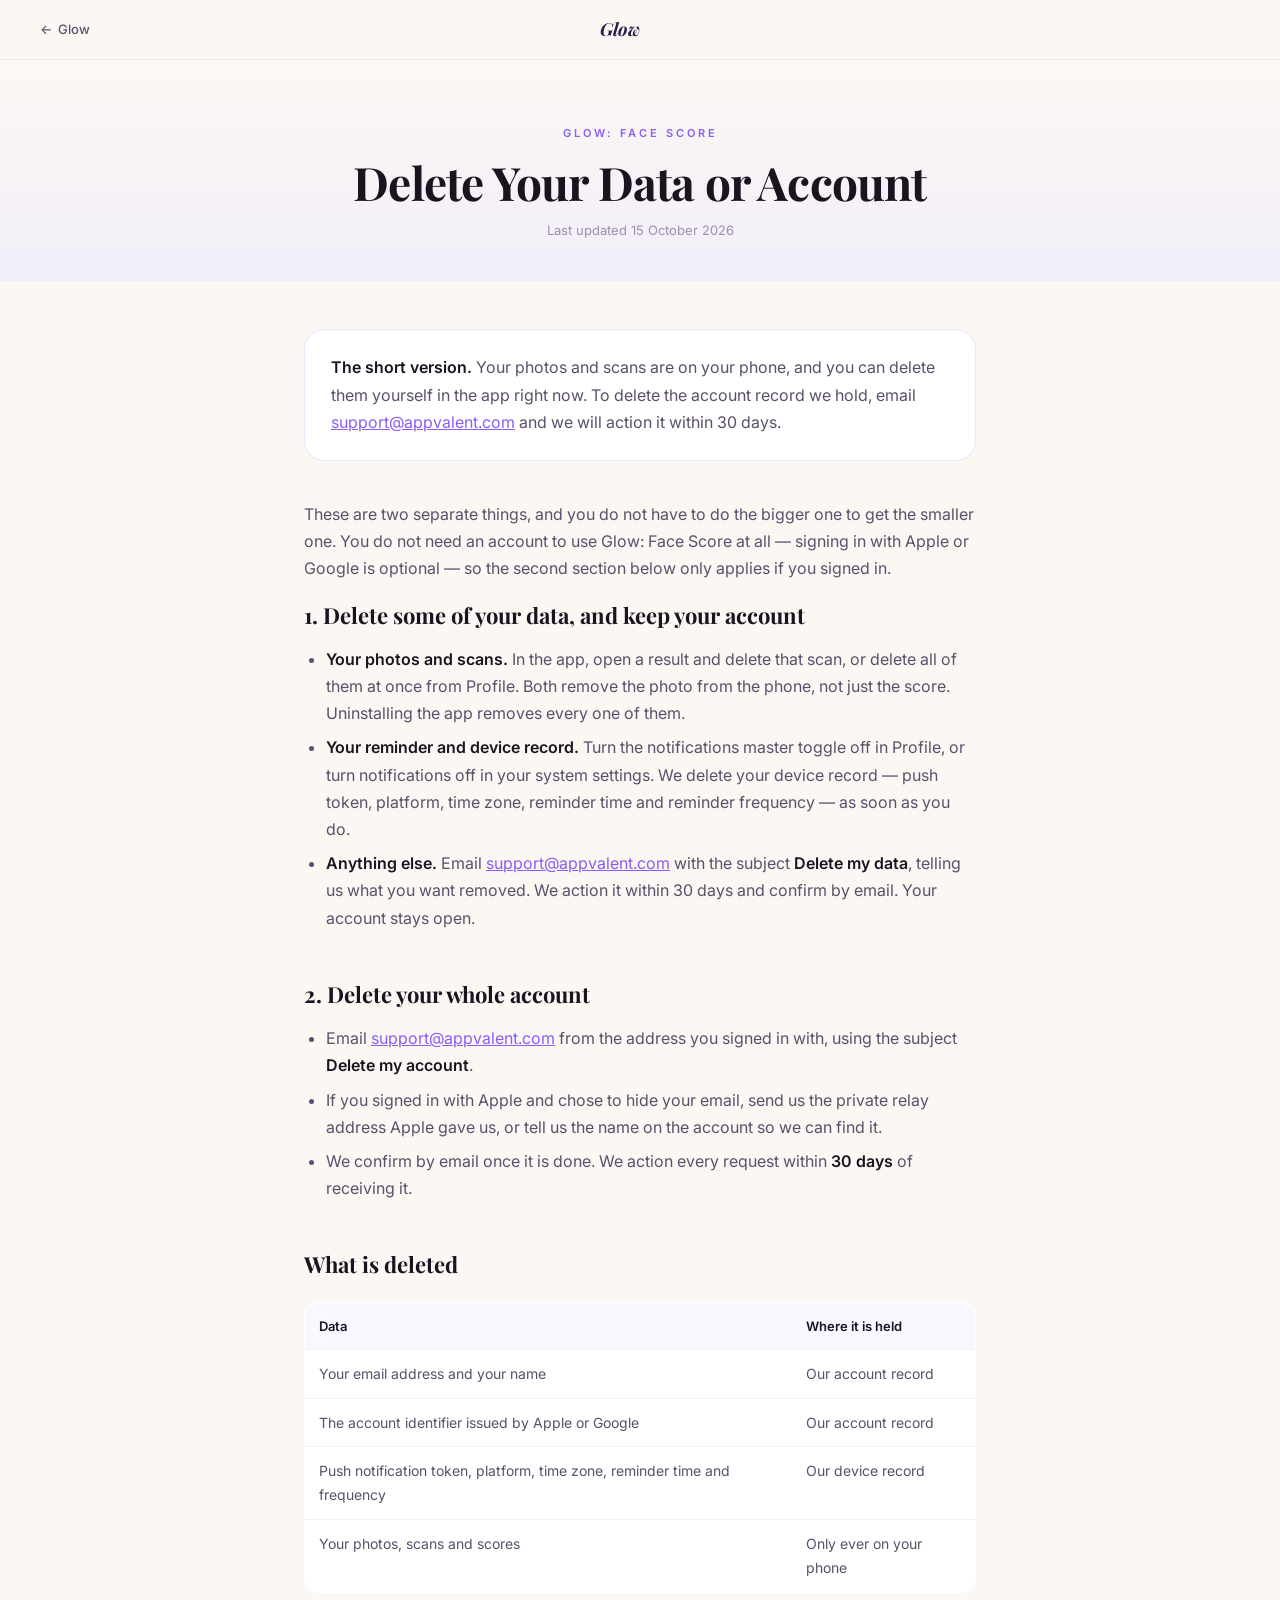
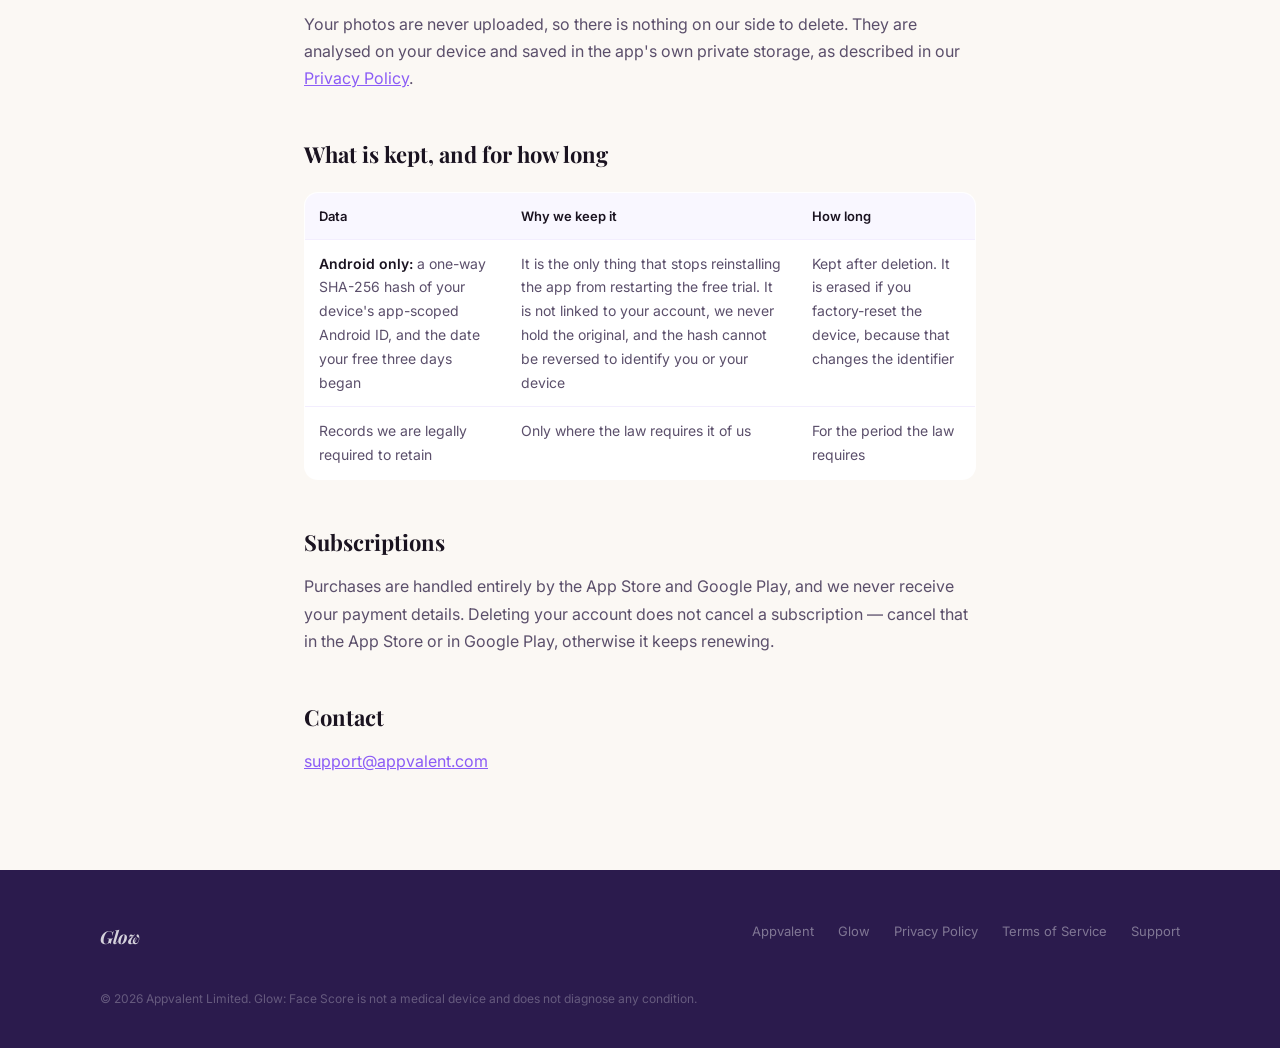
<file: glow/delete/index.html>
<!DOCTYPE html>
<html lang="en">
<head>
  <meta charset="UTF-8" />
  <meta name="viewport" content="width=device-width, initial-scale=1.0" />
  <title>Delete Your Data or Account — Glow: Face Score</title>
  <meta name="description" content="How to delete some of your Glow: Face Score data, or your whole account, what is deleted, and what is kept." />
  <link rel="preconnect" href="https://fonts.googleapis.com" />
  <link rel="preconnect" href="https://fonts.gstatic.com" crossorigin />
  <link href="https://fonts.googleapis.com/css2?family=Playfair+Display:ital,wght@0,500;0,700;1,500&family=Inter:wght@300;400;500;600&display=swap" rel="stylesheet" />
  <link rel="stylesheet" href="/assets/legal.css" />
</head>
<body>

  <nav>
    <a href="/glow/" class="nav-back">← <span>Glow</span></a>
    <div class="nav-brand">Glow</div>
    <div class="nav-spacer"></div>
  </nav>

  <section class="doc-hero">
    <div class="doc-label">Glow: Face Score</div>
    <h1>Delete Your Data or Account</h1>
    <div class="doc-updated">Last updated 15 October 2026</div>
  </section>

  <main>

    <div class="callout">
      <p><strong>The short version.</strong> Your photos and scans are on your phone, and you can
      delete them yourself in the app right now. To delete the account record we hold, email
      <a href="mailto:support@appvalent.com">support@appvalent.com</a> and we will action it
      within 30 days.</p>
    </div>

    <p>
      These are two separate things, and you do not have to do the bigger one to get the smaller
      one. You do not need an account to use Glow: Face Score at all — signing in with Apple or
      Google is optional — so the second section below only applies if you signed in.
    </p>

    <h2>1. Delete some of your data, and keep your account</h2>
    <ul>
      <li><strong>Your photos and scans.</strong> In the app, open a result and delete that scan,
        or delete all of them at once from Profile. Both remove the photo from the phone, not just
        the score. Uninstalling the app removes every one of them.</li>
      <li><strong>Your reminder and device record.</strong> Turn the notifications master toggle
        off in Profile, or turn notifications off in your system settings. We delete your device
        record — push token, platform, time zone, reminder time and reminder frequency — as soon
        as you do.</li>
      <li><strong>Anything else.</strong> Email
        <a href="mailto:support@appvalent.com">support@appvalent.com</a> with the subject
        <strong>Delete my data</strong>, telling us what you want removed. We action it within
        30 days and confirm by email. Your account stays open.</li>
    </ul>

    <h2>2. Delete your whole account</h2>
    <ul>
      <li>Email <a href="mailto:support@appvalent.com">support@appvalent.com</a> from the address
        you signed in with, using the subject <strong>Delete my account</strong>.</li>
      <li>If you signed in with Apple and chose to hide your email, send us the private relay
        address Apple gave us, or tell us the name on the account so we can find it.</li>
      <li>We confirm by email once it is done. We action every request within
        <strong>30 days</strong> of receiving it.</li>
    </ul>

    <h2>What is deleted</h2>
    <table>
      <tr><th>Data</th><th>Where it is held</th></tr>
      <tr><td>Your email address and your name</td><td>Our account record</td></tr>
      <tr><td>The account identifier issued by Apple or Google</td><td>Our account record</td></tr>
      <tr><td>Push notification token, platform, time zone, reminder time and frequency</td><td>Our device record</td></tr>
      <tr><td>Your photos, scans and scores</td><td>Only ever on your phone</td></tr>
    </table>
    <p>
      Your photos are never uploaded, so there is nothing on our side to delete. They are analysed
      on your device and saved in the app's own private storage, as described in our
      <a href="/glow/privacy/">Privacy Policy</a>.
    </p>

    <h2>What is kept, and for how long</h2>
    <table>
      <tr><th>Data</th><th>Why we keep it</th><th>How long</th></tr>
      <tr>
        <td><strong>Android only:</strong> a one-way SHA-256 hash of your device's app-scoped
          Android ID, and the date your free three days began</td>
        <td>It is the only thing that stops reinstalling the app from restarting the free trial.
          It is not linked to your account, we never hold the original, and the hash cannot be
          reversed to identify you or your device</td>
        <td>Kept after deletion. It is erased if you factory-reset the device, because that
          changes the identifier</td>
      </tr>
      <tr>
        <td>Records we are legally required to retain</td>
        <td>Only where the law requires it of us</td>
        <td>For the period the law requires</td>
      </tr>
    </table>

    <h2>Subscriptions</h2>
    <p>
      Purchases are handled entirely by the App Store and Google Play, and we never receive your
      payment details. Deleting your account does not cancel a subscription — cancel that in the
      App Store or in Google Play, otherwise it keeps renewing.
    </p>

    <h2>Contact</h2>
    <p><a href="mailto:support@appvalent.com">support@appvalent.com</a></p>

  </main>

  <footer>
    <div class="footer-inner">
      <div class="footer-brand">Glow</div>
      <ul class="footer-links">
        <li><a href="/">Appvalent</a></li>
        <li><a href="/glow/">Glow</a></li>
        <li><a href="/glow/privacy/">Privacy Policy</a></li>
        <li><a href="/glow/terms/">Terms of Service</a></li>
        <li><a href="mailto:support@appvalent.com">Support</a></li>
      </ul>
      <div class="footer-copy">© 2026 Appvalent Limited. Glow: Face Score is not a medical device and does not diagnose any condition.</div>
    </div>
  </footer>

</body>
</html>
</file>
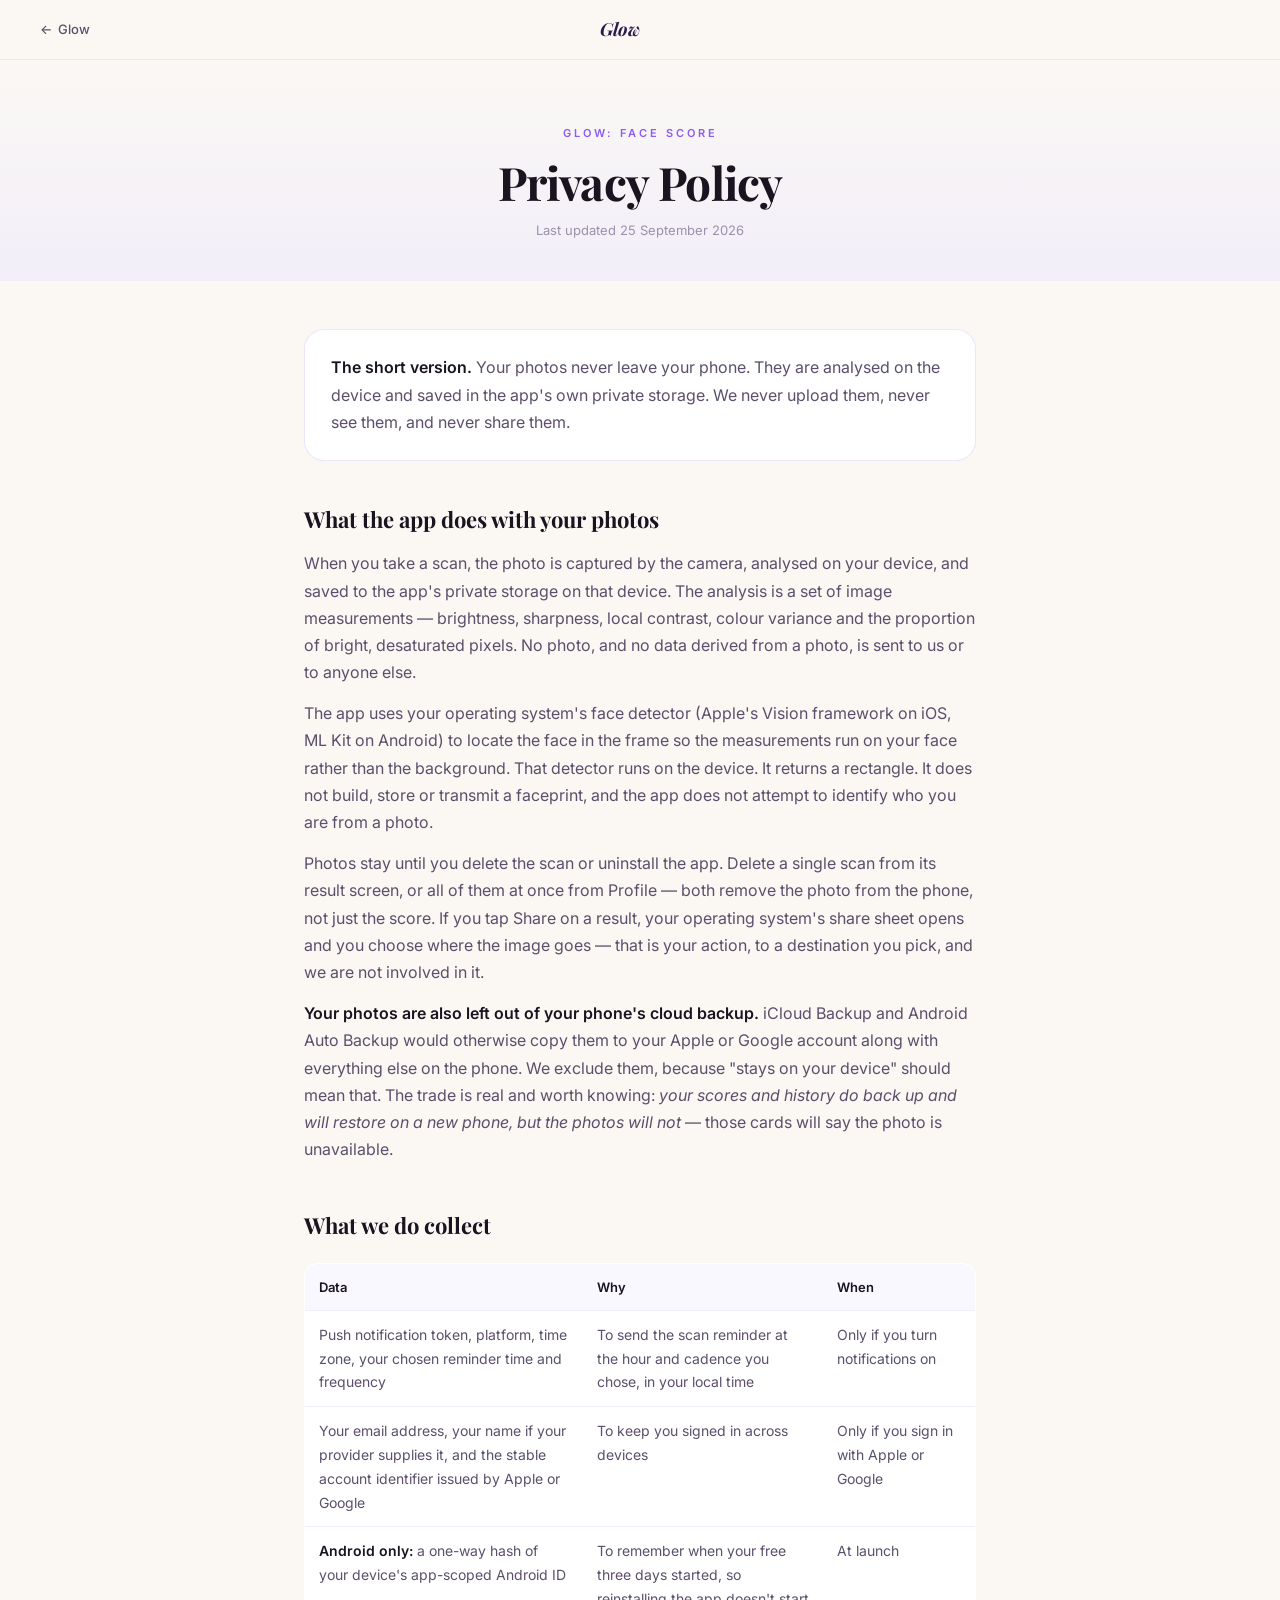
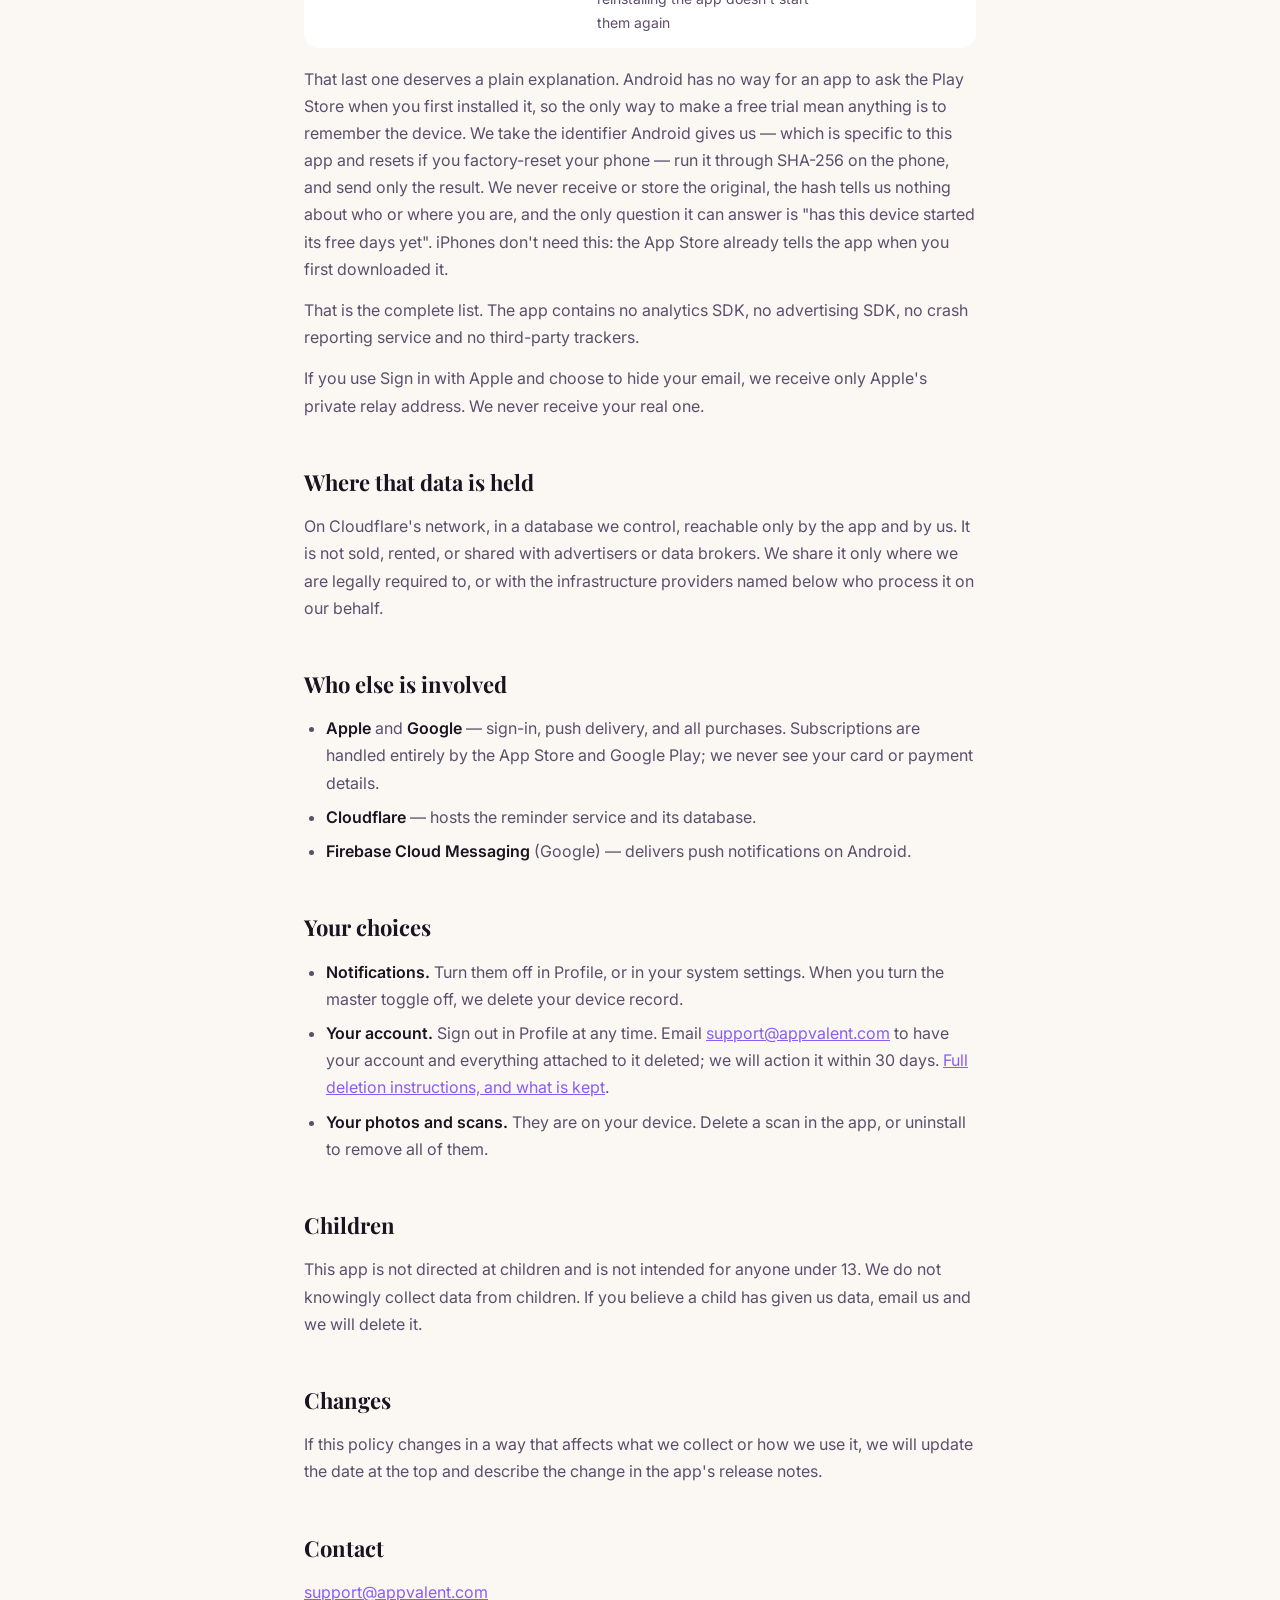
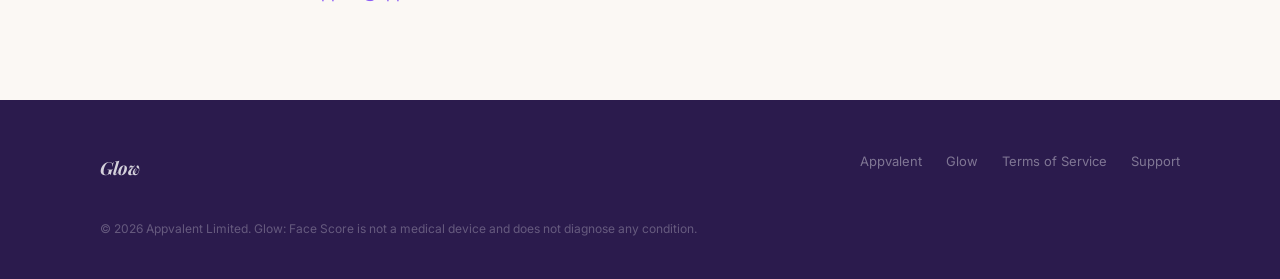
<file: glow/privacy/index.html>
<!DOCTYPE html>
<html lang="en">
<head>
  <meta charset="UTF-8" />
  <meta name="viewport" content="width=device-width, initial-scale=1.0" />
  <title>Privacy Policy — Glow: Face Score</title>
  <meta name="description" content="How Glow: Face Score handles your data. Your photos never leave your device." />
  <link rel="preconnect" href="https://fonts.googleapis.com" />
  <link rel="preconnect" href="https://fonts.gstatic.com" crossorigin />
  <link href="https://fonts.googleapis.com/css2?family=Playfair+Display:ital,wght@0,500;0,700;1,500&family=Inter:wght@300;400;500;600&display=swap" rel="stylesheet" />
  <link rel="stylesheet" href="/assets/legal.css" />
</head>
<body>

  <nav>
    <a href="/glow/" class="nav-back">← <span>Glow</span></a>
    <div class="nav-brand">Glow</div>
    <div class="nav-spacer"></div>
  </nav>

  <section class="doc-hero">
    <div class="doc-label">Glow: Face Score</div>
    <h1>Privacy Policy</h1>
    <div class="doc-updated">Last updated 25 September 2026</div>
  </section>

  <main>

    <div class="callout">
      <p><strong>The short version.</strong> Your photos never leave your phone. They are
      analysed on the device and saved in the app's own private storage. We never upload
      them, never see them, and never share them.</p>
    </div>

    <h2>What the app does with your photos</h2>
    <p>
      When you take a scan, the photo is captured by the camera, analysed on your device, and
      saved to the app's private storage on that device. The analysis is a set of image
      measurements — brightness, sharpness, local contrast, colour variance and the proportion
      of bright, desaturated pixels. No photo, and no data derived from a photo, is sent to us
      or to anyone else.
    </p>
    <p>
      The app uses your operating system's face detector (Apple's Vision framework on iOS,
      ML Kit on Android) to locate the face in the frame so the measurements run on your face
      rather than the background. That detector runs on the device. It returns a rectangle. It
      does not build, store or transmit a faceprint, and the app does not attempt to identify
      who you are from a photo.
    </p>
    <p>
      Photos stay until you delete the scan or uninstall the app. Delete a single scan from its
      result screen, or all of them at once from Profile — both remove the photo from the phone,
      not just the score. If you tap Share on a result, your operating system's share sheet opens
      and you choose where the image goes — that is your action, to a destination you pick, and we
      are not involved in it.
    </p>
    <p>
      <strong>Your photos are also left out of your phone's cloud backup.</strong> iCloud Backup
      and Android Auto Backup would otherwise copy them to your Apple or Google account along with
      everything else on the phone. We exclude them, because "stays on your device" should mean
      that. The trade is real and worth knowing: <em>your scores and history do back up and will
      restore on a new phone, but the photos will not</em> — those cards will say the photo is
      unavailable.
    </p>

    <h2>What we do collect</h2>
    <table>
      <tr><th>Data</th><th>Why</th><th>When</th></tr>
      <tr>
        <td>Push notification token, platform, time zone, your chosen reminder time and frequency</td>
        <td>To send the scan reminder at the hour and cadence you chose, in your local time</td>
        <td>Only if you turn notifications on</td>
      </tr>
      <tr>
        <td>Your email address, your name if your provider supplies it, and the stable account identifier issued by Apple or Google</td>
        <td>To keep you signed in across devices</td>
        <td>Only if you sign in with Apple or Google</td>
      </tr>
      <tr>
        <td><strong>Android only:</strong> a one-way hash of your device's app-scoped Android ID</td>
        <td>To remember when your free three days started, so reinstalling the app doesn't start them again</td>
        <td>At launch</td>
      </tr>
    </table>
    <p>
      That last one deserves a plain explanation. Android has no way for an app to ask the
      Play Store when you first installed it, so the only way to make a free trial mean anything
      is to remember the device. We take the identifier Android gives us — which is specific to
      this app and resets if you factory-reset your phone — run it through SHA-256 on the phone,
      and send only the result. We never receive or store the original, the hash tells us nothing
      about who or where you are, and the only question it can answer is "has this device started
      its free days yet". iPhones don't need this: the App Store already tells the app when you
      first downloaded it.
    </p>
    <p>
      That is the complete list. The app contains no analytics SDK, no advertising SDK, no
      crash reporting service and no third-party trackers.
    </p>
    <p>
      If you use Sign in with Apple and choose to hide your email, we receive only Apple's
      private relay address. We never receive your real one.
    </p>

    <h2>Where that data is held</h2>
    <p>
      On Cloudflare's network, in a database we control, reachable only by the app and by us.
      It is not sold, rented, or shared with advertisers or data brokers. We share it only
      where we are legally required to, or with the infrastructure providers named below who
      process it on our behalf.
    </p>

    <h2>Who else is involved</h2>
    <ul>
      <li><strong>Apple</strong> and <strong>Google</strong> — sign-in, push delivery, and all
        purchases. Subscriptions are handled entirely by the App Store and Google Play; we never
        see your card or payment details.</li>
      <li><strong>Cloudflare</strong> — hosts the reminder service and its database.</li>
      <li><strong>Firebase Cloud Messaging</strong> (Google) — delivers push notifications on
        Android.</li>
    </ul>

    <h2>Your choices</h2>
    <ul>
      <li><strong>Notifications.</strong> Turn them off in Profile, or in your system settings.
        When you turn the master toggle off, we delete your device record.</li>
      <li><strong>Your account.</strong> Sign out in Profile at any time. Email
        <a href="mailto:support@appvalent.com">support@appvalent.com</a> to have your account
        and everything attached to it deleted; we will action it within 30 days.
        <a href="/glow/delete/">Full deletion instructions, and what is kept</a>.</li>
      <li><strong>Your photos and scans.</strong> They are on your device. Delete a scan in the
        app, or uninstall to remove all of them.</li>
    </ul>

    <h2>Children</h2>
    <p>
      This app is not directed at children and is not intended for anyone under 13. We do not
      knowingly collect data from children. If you believe a child has given us data, email us
      and we will delete it.
    </p>

    <h2>Changes</h2>
    <p>
      If this policy changes in a way that affects what we collect or how we use it, we will
      update the date at the top and describe the change in the app's release notes.
    </p>

    <h2>Contact</h2>
    <p><a href="mailto:support@appvalent.com">support@appvalent.com</a></p>

  </main>

  <footer>
    <div class="footer-inner">
      <div class="footer-brand">Glow</div>
      <ul class="footer-links">
        <li><a href="/">Appvalent</a></li>
        <li><a href="/glow/">Glow</a></li>
        <li><a href="/glow/terms/">Terms of Service</a></li>
        <li><a href="mailto:support@appvalent.com">Support</a></li>
      </ul>
      <div class="footer-copy">© 2026 Appvalent Limited. Glow: Face Score is not a medical device and does not diagnose any condition.</div>
    </div>
  </footer>

</body>
</html>
</file>
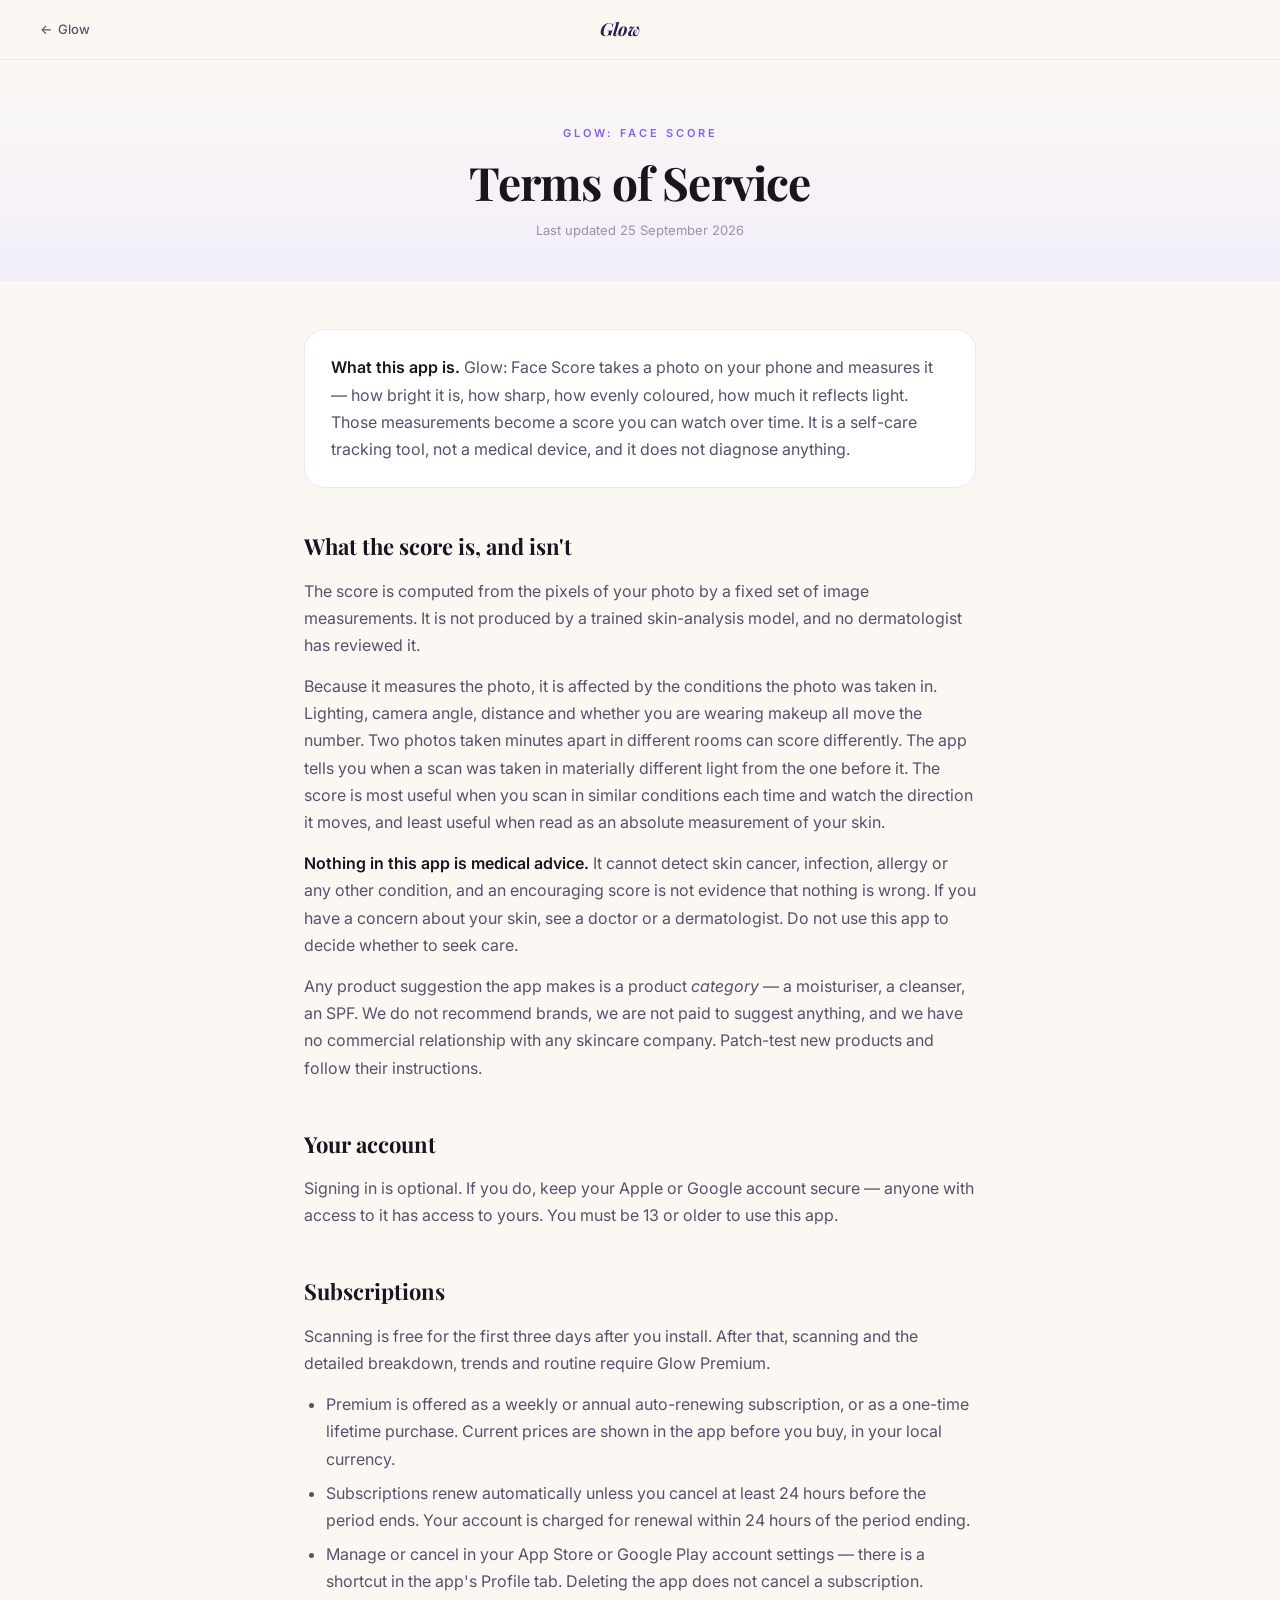
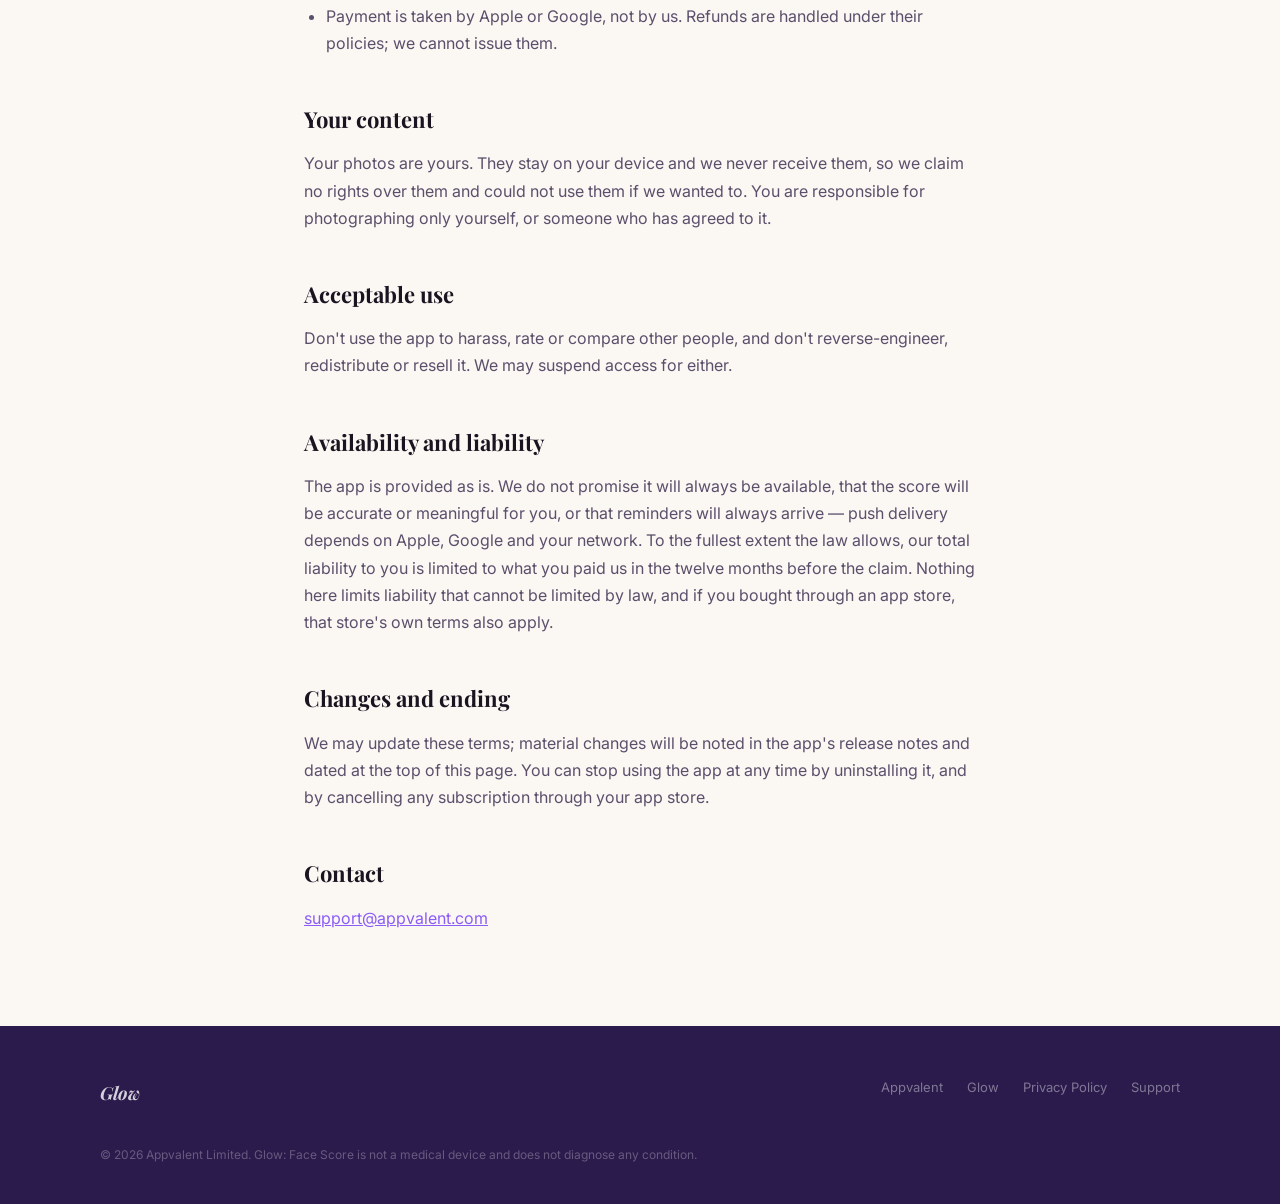
<file: glow/terms/index.html>
<!DOCTYPE html>
<html lang="en">
<head>
  <meta charset="UTF-8" />
  <meta name="viewport" content="width=device-width, initial-scale=1.0" />
  <title>Terms of Service — Glow: Face Score</title>
  <meta name="description" content="The terms you agree to when using Glow: Face Score, including what the score is and isn't." />
  <link rel="preconnect" href="https://fonts.googleapis.com" />
  <link rel="preconnect" href="https://fonts.gstatic.com" crossorigin />
  <link href="https://fonts.googleapis.com/css2?family=Playfair+Display:ital,wght@0,500;0,700;1,500&family=Inter:wght@300;400;500;600&display=swap" rel="stylesheet" />
  <link rel="stylesheet" href="/assets/legal.css" />
</head>
<body>

  <nav>
    <a href="/glow/" class="nav-back">← <span>Glow</span></a>
    <div class="nav-brand">Glow</div>
    <div class="nav-spacer"></div>
  </nav>

  <section class="doc-hero">
    <div class="doc-label">Glow: Face Score</div>
    <h1>Terms of Service</h1>
    <div class="doc-updated">Last updated 25 September 2026</div>
  </section>

  <main>

    <div class="callout">
      <p><strong>What this app is.</strong> Glow: Face Score takes a photo on your phone and
      measures it — how bright it is, how sharp, how evenly coloured, how much it reflects
      light. Those measurements become a score you can watch over time. It is a self-care
      tracking tool, not a medical device, and it does not diagnose anything.</p>
    </div>

    <h2>What the score is, and isn't</h2>
    <p>
      The score is computed from the pixels of your photo by a fixed set of image measurements.
      It is not produced by a trained skin-analysis model, and no dermatologist has reviewed it.
    </p>
    <p>
      Because it measures the photo, it is affected by the conditions the photo was taken in.
      Lighting, camera angle, distance and whether you are wearing makeup all move the number.
      Two photos taken minutes apart in different rooms can score differently. The app tells you
      when a scan was taken in materially different light from the one before it. The score is
      most useful when you scan in similar conditions each time and watch the direction it
      moves, and least useful when read as an absolute measurement of your skin.
    </p>
    <p>
      <strong>Nothing in this app is medical advice.</strong> It cannot detect skin cancer,
      infection, allergy or any other condition, and an encouraging score is not evidence that
      nothing is wrong. If you have a concern about your skin, see a doctor or a dermatologist.
      Do not use this app to decide whether to seek care.
    </p>
    <p>
      Any product suggestion the app makes is a product <em>category</em> — a moisturiser, a
      cleanser, an SPF. We do not recommend brands, we are not paid to suggest anything, and we
      have no commercial relationship with any skincare company. Patch-test new products and
      follow their instructions.
    </p>

    <h2>Your account</h2>
    <p>
      Signing in is optional. If you do, keep your Apple or Google account secure — anyone with
      access to it has access to yours. You must be 13 or older to use this app.
    </p>

    <h2>Subscriptions</h2>
    <p>
      Scanning is free for the first three days after you install. After that, scanning and the
      detailed breakdown, trends and routine require Glow Premium.
    </p>
    <ul>
      <li>Premium is offered as a weekly or annual auto-renewing subscription, or as a one-time
        lifetime purchase. Current prices are shown in the app before you buy, in your local
        currency.</li>
      <li>Subscriptions renew automatically unless you cancel at least 24 hours before the
        period ends. Your account is charged for renewal within 24 hours of the period ending.</li>
      <li>Manage or cancel in your App Store or Google Play account settings — there is a
        shortcut in the app's Profile tab. Deleting the app does not cancel a subscription.</li>
      <li>Payment is taken by Apple or Google, not by us. Refunds are handled under their
        policies; we cannot issue them.</li>
    </ul>

    <h2>Your content</h2>
    <p>
      Your photos are yours. They stay on your device and we never receive them, so we claim no
      rights over them and could not use them if we wanted to. You are responsible for
      photographing only yourself, or someone who has agreed to it.
    </p>

    <h2>Acceptable use</h2>
    <p>
      Don't use the app to harass, rate or compare other people, and don't reverse-engineer,
      redistribute or resell it. We may suspend access for either.
    </p>

    <h2>Availability and liability</h2>
    <p>
      The app is provided as is. We do not promise it will always be available, that the score
      will be accurate or meaningful for you, or that reminders will always arrive — push
      delivery depends on Apple, Google and your network. To the fullest extent the law allows,
      our total liability to you is limited to what you paid us in the twelve months before the
      claim. Nothing here limits liability that cannot be limited by law, and if you bought
      through an app store, that store's own terms also apply.
    </p>

    <h2>Changes and ending</h2>
    <p>
      We may update these terms; material changes will be noted in the app's release notes and
      dated at the top of this page. You can stop using the app at any time by uninstalling it,
      and by cancelling any subscription through your app store.
    </p>

    <h2>Contact</h2>
    <p><a href="mailto:support@appvalent.com">support@appvalent.com</a></p>

  </main>

  <footer>
    <div class="footer-inner">
      <div class="footer-brand">Glow</div>
      <ul class="footer-links">
        <li><a href="/">Appvalent</a></li>
        <li><a href="/glow/">Glow</a></li>
        <li><a href="/glow/privacy/">Privacy Policy</a></li>
        <li><a href="mailto:support@appvalent.com">Support</a></li>
      </ul>
      <div class="footer-copy">© 2026 Appvalent Limited. Glow: Face Score is not a medical device and does not diagnose any condition.</div>
    </div>
  </footer>

</body>
</html>
</file>
<file: assets/legal.css>
/* Shared by every product's legal pages. Each page sets its own accent tokens in an
   inline :root block before this loads; the defaults below are Glow's. */
*, *::before, *::after { box-sizing: border-box; margin: 0; padding: 0; }

:root {
  --plum:     #2B1B4D;
  --lavender: #8B5CF6;
  --pink:     #EC4899;
  --cream:    #FBF8F4;
  --cream-2:  #F2EEF9;
  --ink:      #1A1320;
  --ink-soft: #5B4F6B;
  --ink-mute: #9C90AB;
  --white:    #FFFFFF;
}

body {
  font-family: 'Inter', sans-serif;
  background: var(--cream);
  color: var(--ink);
  -webkit-font-smoothing: antialiased;
  line-height: 1.7;
}

nav {
  position: sticky; top: 0; z-index: 100;
  display: flex; align-items: center; justify-content: space-between;
  padding: 0 40px; height: 60px;
  background: rgba(251,248,244,0.9);
  backdrop-filter: blur(16px);
  border-bottom: 1px solid rgba(139,92,246,0.12);
}
.nav-back {
  font-size: 13px; font-weight: 500;
  color: var(--ink-soft); text-decoration: none;
  display: flex; align-items: center; gap: 6px;
}
.nav-back:hover { color: var(--ink); }
.nav-brand {
  font-family: 'Playfair Display', serif;
  font-size: 18px; font-weight: 700; font-style: italic;
  color: var(--plum);
}
.nav-spacer { width: 90px; }

.doc-hero {
  padding: 64px 24px 40px;
  background: linear-gradient(180deg, var(--cream) 0%, var(--cream-2) 100%);
  text-align: center;
}
.doc-label {
  font-size: 11px; font-weight: 600;
  letter-spacing: 3px; text-transform: uppercase;
  color: var(--lavender); margin-bottom: 14px;
}
.doc-hero h1 {
  font-family: 'Playfair Display', serif;
  font-size: clamp(30px, 5vw, 46px);
  font-weight: 700; line-height: 1.1;
  letter-spacing: -0.8px; color: var(--ink);
}
.doc-updated { font-size: 13px; color: var(--ink-mute); margin-top: 12px; }

main { max-width: 720px; margin: 0 auto; padding: 48px 24px 80px; }

.callout {
  background: var(--white);
  border: 1px solid rgba(139,92,246,0.16);
  border-radius: 20px;
  padding: 24px 26px;
  margin-bottom: 40px;
}
.callout p { color: var(--ink-soft); margin: 0; }
.callout strong { color: var(--ink); }

h2 {
  font-family: 'Playfair Display', serif;
  font-size: 22px; font-weight: 700;
  color: var(--ink);
  margin: 44px 0 12px;
}
h2:first-of-type { margin-top: 0; }
p { color: var(--ink-soft); margin-bottom: 14px; }
ul { padding-left: 22px; margin-bottom: 14px; }
li { color: var(--ink-soft); margin: 7px 0; }
strong { color: var(--ink); font-weight: 600; }
a { color: var(--lavender); }
em { font-style: italic; }

table {
  width: 100%; border-collapse: collapse;
  margin: 18px 0; font-size: 14px;
  background: var(--white);
  border-radius: 14px; overflow: hidden;
  border: 1px solid rgba(139,92,246,0.14);
}
th, td { text-align: left; padding: 12px 14px; vertical-align: top; }
th { color: var(--ink); font-weight: 600; background: rgba(139,92,246,0.05); font-size: 13px; }
td { color: var(--ink-soft); border-top: 1px solid rgba(139,92,246,0.1); }

footer { background: var(--plum); padding: 40px 24px; }
.footer-inner {
  max-width: 1080px; margin: 0 auto;
  display: flex; align-items: center; justify-content: space-between;
  flex-wrap: wrap; gap: 16px;
}
.footer-brand {
  font-family: 'Playfair Display', serif;
  font-size: 18px; font-weight: 700; font-style: italic;
  color: rgba(255,255,255,0.8);
}
.footer-links { display: flex; gap: 24px; list-style: none; flex-wrap: wrap; }
.footer-links a { font-size: 13px; color: rgba(255,255,255,0.4); text-decoration: none; }
.footer-links a:hover { color: rgba(255,255,255,0.8); }
.footer-copy { font-size: 12px; color: rgba(255,255,255,0.28); width: 100%; margin-top: 8px; line-height: 1.6; }

@media (max-width: 768px) {
  nav { padding: 0 20px; }
  .nav-back span { display: none; }
  .nav-spacer { display: none; }
  main { padding: 36px 18px 64px; }
}
@media (max-width: 480px) {
  .footer-inner { flex-direction: column; align-items: flex-start; }
  table { display: block; overflow-x: auto; }
}
</file>
